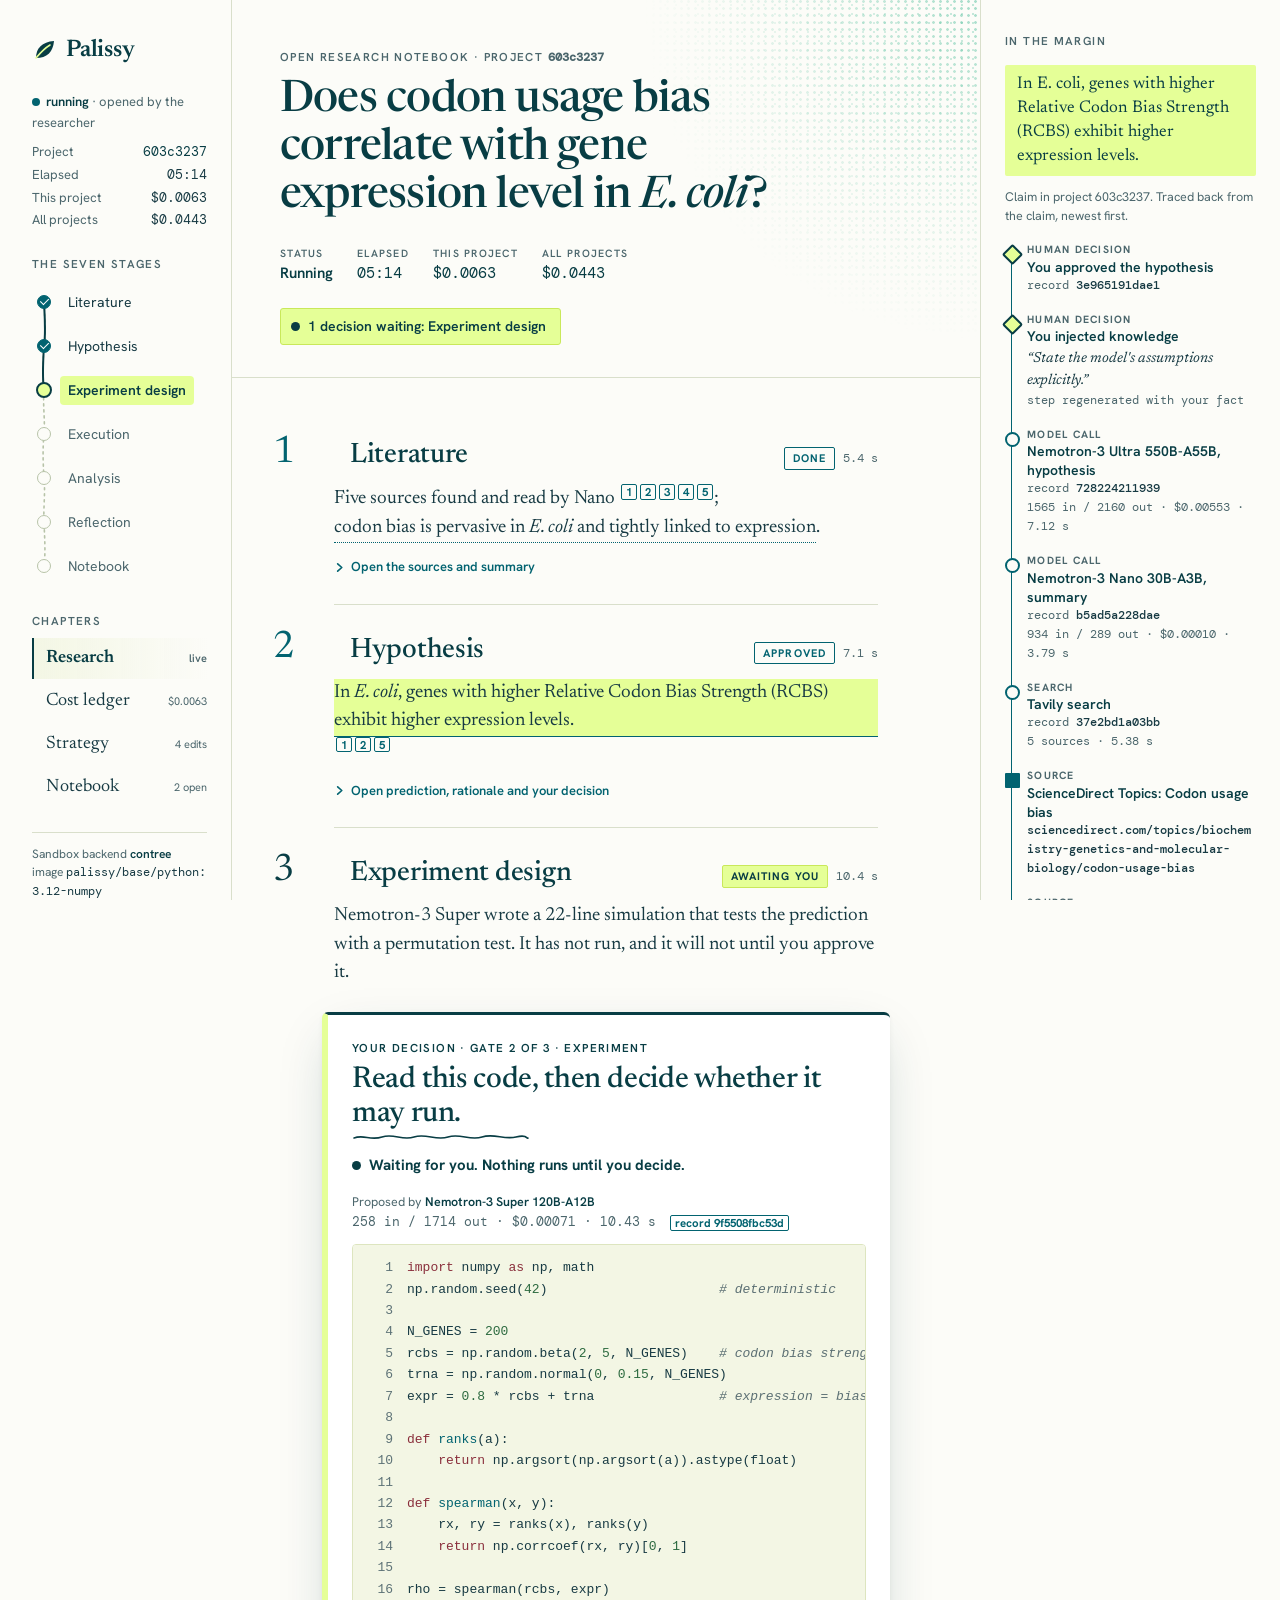
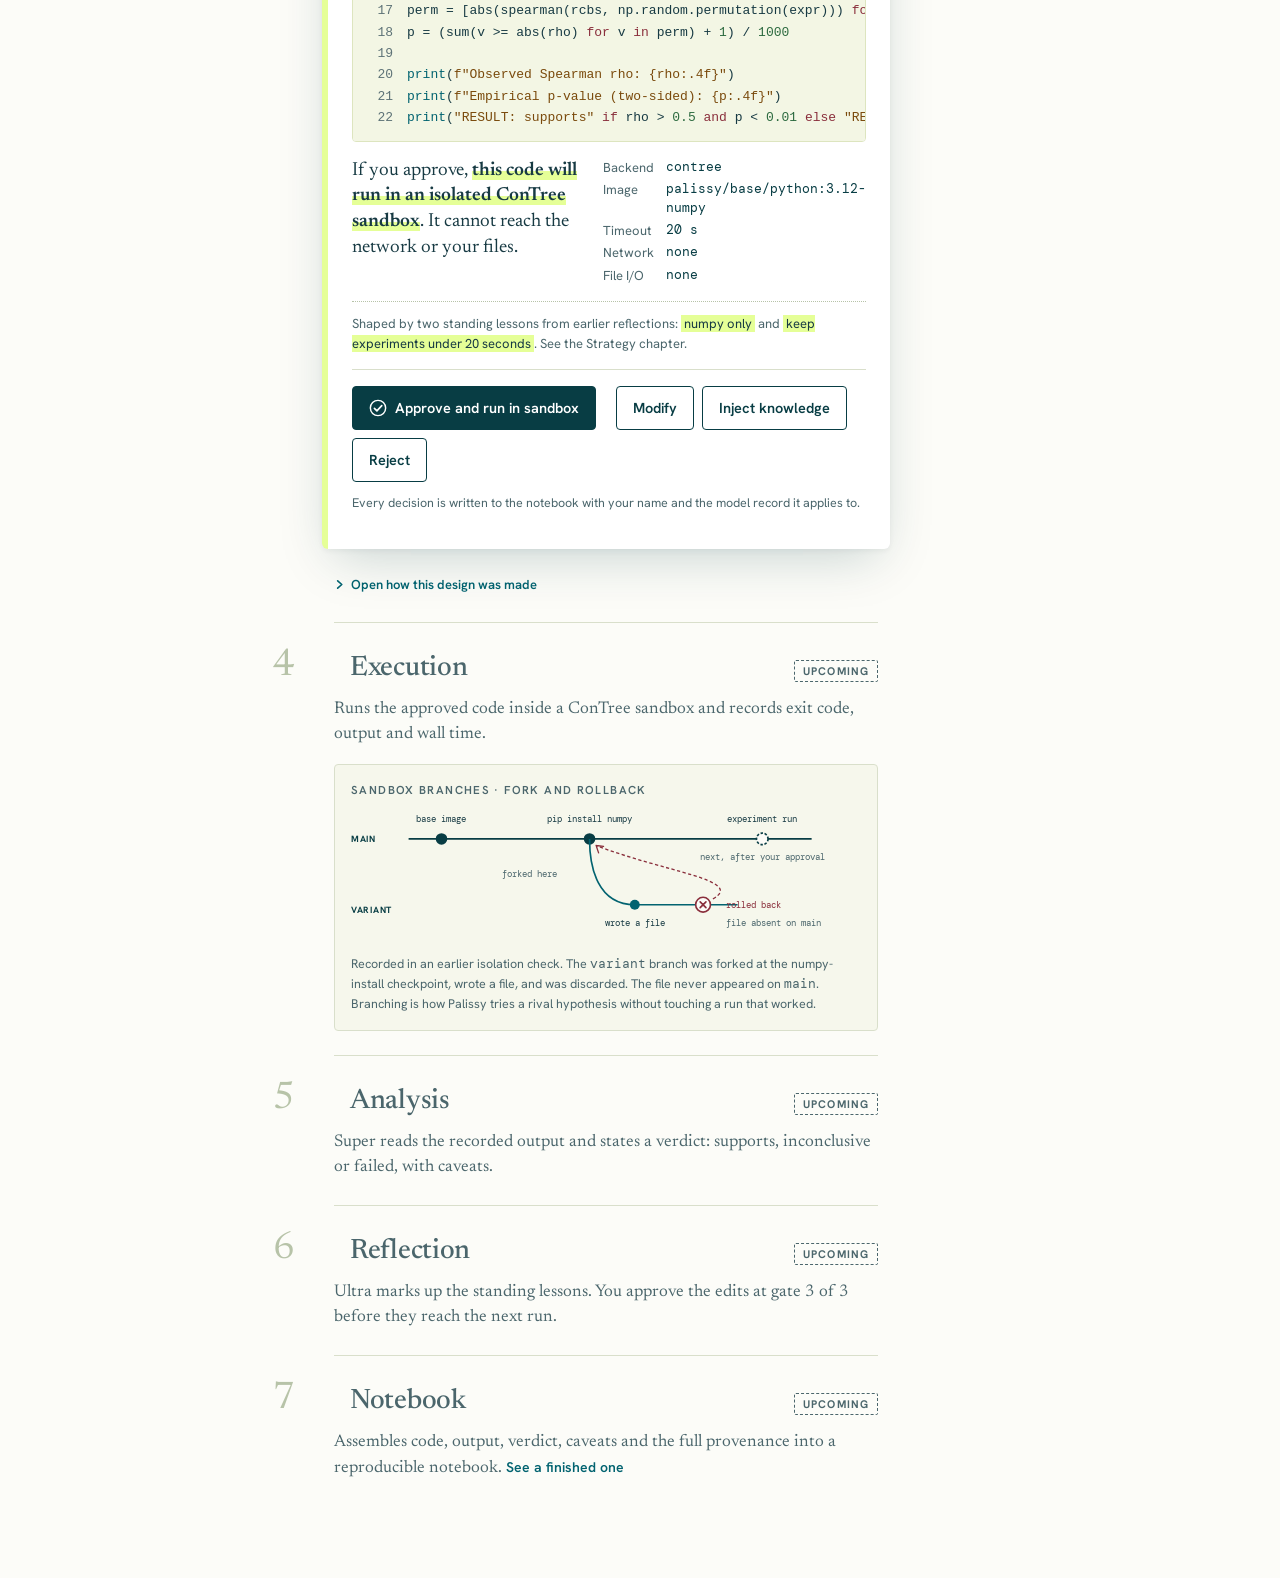
<file: mockups/palissy_project/variant_1_field_notebook/index.html>
<!DOCTYPE html>
<html lang="en">
<head>
<meta charset="utf-8">
<meta name="viewport" content="width=device-width, initial-scale=1">
<title>Palissy · Project 603c3237 · Field notebook</title>
<link rel="preconnect" href="https://fonts.googleapis.com">
<link rel="preconnect" href="https://fonts.gstatic.com" crossorigin>
<link href="https://fonts.googleapis.com/css2?family=Newsreader:ital,opsz,wght@0,6..72,400;0,6..72,500;0,6..72,600;1,6..72,400;1,6..72,500&family=Hanken+Grotesk:wght@400;500;600;700&family=DM+Mono:wght@400;500&display=swap" rel="stylesheet">
<style>
:root{
  --paper:#FCFCF8;
  --paper-2:#F6F7EC;
  --sage:#F3F6E4;
  --sage-edge:#DDE5BF;
  --ink:#173A43;
  --teal-deep:#083D44;
  --teal:#026370;
  --muted:#4B666C;
  --rule:#D9DFCB;
  --rule-strong:#B7C3A8;
  --lime:#E5FF97;
  --lime-deep:#C9E85A;
  --ochre:#7A4A0C;
  --madder:#8A2F3C;
  --white:#fff;

  --serif:"Newsreader","Source Serif 4",Georgia,"Times New Roman",serif;
  --sans:"Hanken Grotesk","Segoe UI",system-ui,sans-serif;
  --mono:"DM Mono",ui-monospace,"SFMono-Regular",Consolas,monospace;

  /* spacing scale */
  --s1:4px;--s2:8px;--s3:12px;--s4:16px;--s5:24px;--s6:32px;--s7:48px;--s8:72px;
}
*{box-sizing:border-box}
[hidden]{display:none !important}
html{scroll-behavior:smooth;scroll-padding-top:24px}
body{
  margin:0;background:var(--paper);color:var(--ink);
  font-family:var(--sans);font-size:15px;line-height:1.5;
  -webkit-font-smoothing:antialiased;
}
button{font:inherit;color:inherit;cursor:pointer}
a{color:var(--teal)}
:focus-visible{outline:2px solid var(--teal);outline-offset:2px;border-radius:2px}
.num,.mono{font-family:var(--mono);font-variant-numeric:tabular-nums}
.tnum{font-variant-numeric:tabular-nums lining-nums}
.sc{font-family:var(--sans);font-size:11.5px;font-weight:600;letter-spacing:.12em;text-transform:uppercase;color:var(--muted)}
.sr{position:absolute;width:1px;height:1px;overflow:hidden;clip:rect(0 0 0 0);white-space:nowrap}

/* ============ LAYOUT ============ */
.shell{
  display:grid;
  grid-template-columns:232px minmax(0,1fr) 300px;
  max-width:1520px;margin:0 auto;min-height:100vh;
}
.index{
  position:sticky;top:0;align-self:start;height:100vh;
  padding:var(--s6) var(--s5) var(--s5) var(--s6);
  display:flex;flex-direction:column;gap:var(--s5);
  border-right:1px solid var(--rule);overflow:auto;
}
.brand{display:flex;align-items:center;gap:var(--s2);font-family:var(--serif);font-size:24px;font-weight:600;color:var(--teal-deep);letter-spacing:-.01em;text-decoration:none}
.brand svg{flex:none}
.projcard{font-size:13px;color:var(--muted);line-height:1.6}
.projcard .pid{font-family:var(--mono);font-size:13px;color:var(--teal-deep)}
.status{display:inline-flex;align-items:center;gap:6px;font-weight:600;color:var(--teal-deep)}
.status i{width:8px;height:8px;border-radius:50%;background:var(--teal);box-shadow:0 0 0 0 rgba(2,99,112,.5);animation:pulse 2s infinite}
@keyframes pulse{70%{box-shadow:0 0 0 7px rgba(2,99,112,0)}100%{box-shadow:0 0 0 0 rgba(2,99,112,0)}}
.projcard dl{margin:var(--s2) 0 0;display:grid;grid-template-columns:auto 1fr;gap:2px 10px}
.projcard dt{color:var(--muted)}
.projcard dd{margin:0;text-align:right;color:var(--ink);font-family:var(--mono);font-size:12.5px;font-variant-numeric:tabular-nums}

.idx-label{margin:0 0 var(--s2)}
.stages{list-style:none;margin:0;padding:0;position:relative}
.stages svg.spine{position:absolute;left:0;top:0;width:24px;height:100%;overflow:visible;pointer-events:none}
.stages li{height:44px;position:relative}
.stages a{
  display:flex;align-items:center;height:100%;padding-left:36px;text-decoration:none;
  color:var(--muted);font-size:14px;position:relative
}
.stages a .t{padding:2px 6px;margin-left:-6px;border-radius:2px;transition:background .3s}
.stages a:hover .t{color:var(--teal-deep)}
.stages .node{
  position:absolute;left:5px;top:50%;width:14px;height:14px;margin-top:-7px;border-radius:50%;
  background:var(--paper);border:1.5px solid var(--rule-strong);display:grid;place-items:center
}
.stages li.done a{color:var(--ink)}
.stages li.done .node{background:var(--teal);border-color:var(--teal)}
.stages li.done .node::after{content:"";width:4px;height:7px;border:solid #fff;border-width:0 1.5px 1.5px 0;transform:rotate(45deg) translate(-1px,-1px)}
.stages li.current a{color:var(--teal-deep);font-weight:600}
.stages li.current .t{background:var(--lime);box-shadow:0 0 0 2px var(--lime)}
.stages li.current .node{background:var(--lime);border:2px solid var(--teal-deep);width:16px;height:16px;margin-top:-8px;left:4px}
.stages li .gate-tag{margin-left:auto;font-size:10px;letter-spacing:.1em;text-transform:uppercase;font-weight:700;color:var(--teal-deep)}

.chapters{list-style:none;margin:0;padding:0;display:flex;flex-direction:column;gap:2px}
.chapters button{
  width:100%;text-align:left;background:none;border:0;border-left:2px solid transparent;
  padding:7px 0 7px 12px;font-family:var(--serif);font-size:18px;color:var(--ink);
  display:flex;justify-content:space-between;align-items:baseline
}
.chapters button small{font-family:var(--sans);font-size:11px;color:var(--muted)}
.chapters button:hover{color:var(--teal)}
.chapters button[aria-selected="true"]{border-left-color:var(--teal-deep);font-weight:600;color:var(--teal-deep);background:linear-gradient(90deg,var(--sage),transparent)}
.sandbox-line{margin-top:auto;font-size:12px;color:var(--muted);line-height:1.55;border-top:1px solid var(--rule);padding-top:var(--s3)}
.sandbox-line b{color:var(--teal-deep);font-weight:600}
.sandbox-line code{font-family:var(--mono);font-size:11.5px;color:var(--ink);word-break:break-all}

/* ============ CENTRE ============ */
.main{padding:0 var(--s7) var(--s8);min-width:0}
.masthead{
  position:relative;margin:0 calc(var(--s7)*-1);padding:var(--s7) var(--s7) var(--s6);
  border-bottom:1px solid var(--rule);overflow:hidden;
}
.masthead::before{ /* stipple, sparingly */
  content:"";position:absolute;inset:0;pointer-events:none;
  background-image:
    radial-gradient(circle at 1.5px 1.5px,rgba(53,180,140,.42) 1.1px,transparent 1.6px),
    radial-gradient(circle at 4px 5px,rgba(53,180,140,.30) .9px,transparent 1.3px);
  background-size:7px 7px,11px 9px;
  -webkit-mask-image:radial-gradient(ellipse 60% 120% at 100% 0%,#000 0%,rgba(0,0,0,.35) 45%,transparent 75%);
  mask-image:radial-gradient(ellipse 60% 120% at 100% 0%,#000 0%,rgba(0,0,0,.35) 45%,transparent 75%);
}
.masthead>*{position:relative}
.masthead .eyebrow{margin:0 0 var(--s3)}
.masthead h1{
  font-family:var(--serif);font-weight:500;font-size:clamp(30px,3.4vw,46px);line-height:1.1;
  letter-spacing:-.018em;color:var(--teal-deep);margin:0;max-width:19em;
  font-variation-settings:"opsz" 72;text-wrap:balance
}
.masthead h1 em{font-style:italic}
.meta{display:flex;flex-wrap:wrap;gap:var(--s2) var(--s5);margin:var(--s5) 0 0;font-size:13px;color:var(--muted)}
.meta div{display:flex;flex-direction:column}
.meta dt{font-size:10.5px;letter-spacing:.12em;text-transform:uppercase;font-weight:600}
.meta dd{margin:0;font-family:var(--mono);font-size:15px;color:var(--teal-deep);font-variant-numeric:tabular-nums}
.meta dd.plain{font-family:var(--sans);font-weight:600}
.waiting-pill{
  display:inline-flex;align-items:center;gap:var(--s2);margin-top:var(--s5);
  background:var(--lime);border:1px solid var(--lime-deep);color:var(--teal-deep);
  padding:7px 14px 7px 10px;border-radius:3px;font-weight:600;font-size:14px;text-decoration:none
}
.waiting-pill:hover{background:#dcf783}
.waiting-pill .dot{width:9px;height:9px;border-radius:50%;background:var(--teal-deep);animation:pulse 2s infinite}
.waiting-pill.idle{background:var(--sage);border-color:var(--sage-edge)}

.chapter{display:none;max-width:68ch;margin:0 auto;padding-top:var(--s6)}
.chapter.on{display:block;animation:fadein .35s ease both}
@keyframes fadein{from{opacity:0;transform:translateY(6px)}to{opacity:1;transform:none}}
.chapter.wide{max-width:none}
.chapter-wrap{max-width:calc(68ch + 96px);margin:0 auto}

/* stage sections */
.stage{position:relative;padding:var(--s5) 0 var(--s5);border-bottom:1px solid var(--rule)}
.stage:last-of-type{border-bottom:0}
.stage .head{display:grid;grid-template-columns:auto 1fr auto;column-gap:var(--s4);align-items:baseline}
.stage .no{
  font-family:var(--serif);font-size:38px;line-height:1;color:var(--rule-strong);font-weight:400;
  font-variant-numeric:lining-nums;width:1.1em;margin-left:-1.6em;margin-right:-0.5em
}
.stage.done .no{color:var(--teal)}
.stage.current .no{color:var(--teal-deep)}
.stage h2{font-family:var(--serif);font-weight:500;font-size:28px;line-height:1.15;letter-spacing:-.01em;margin:0;color:var(--teal-deep)}
.stage.pending h2{color:var(--muted)}
.stage .stat{font-size:12px;color:var(--muted);display:flex;align-items:center;gap:var(--s2);white-space:nowrap}
.stage .stat .num{font-size:12px}
.badge{
  display:inline-flex;align-items:center;gap:6px;font-size:11px;font-weight:700;letter-spacing:.1em;text-transform:uppercase;
  padding:2px 8px;border:1px solid currentColor;border-radius:2px
}
.badge.done{color:var(--teal)}
.badge.wait{color:var(--teal-deep);background:var(--lime);border-color:var(--lime-deep)}
.badge.run{color:var(--teal-deep);background:var(--lime)}
.badge.pend{color:var(--muted);border-style:dashed}
.oneline{font-family:var(--serif);font-size:19px;line-height:1.5;margin:var(--s3) 0 0;color:var(--ink)}
.oneline.pend{color:var(--muted);font-size:17px}
.toggle{
  margin-top:var(--s3);background:none;border:0;padding:2px 0;font-size:13px;font-weight:600;color:var(--teal);
  display:inline-flex;align-items:center;gap:6px;border-bottom:1px solid transparent
}
.toggle:hover{border-bottom-color:var(--teal)}
.toggle svg{transition:transform .2s}
.toggle[aria-expanded="true"] svg{transform:rotate(90deg)}
.body{margin-top:var(--s4);font-family:var(--serif);font-size:18px;line-height:1.62}
.body[hidden]{display:none}
.body p{margin:0 0 var(--s3)}
.body .label{display:block;margin-bottom:2px}
.rec{font-family:var(--mono);font-size:12px;color:var(--muted);font-variant-numeric:tabular-nums;line-height:1.7}
.rec b{font-weight:500;color:var(--teal-deep)}

/* claims and footnotes */
.claim{
  background:none;border:0;padding:0;font:inherit;color:inherit;text-align:left;
  border-bottom:1.5px dotted var(--teal);cursor:pointer;
  background-image:linear-gradient(var(--lime),var(--lime));background-size:0% 100%;background-repeat:no-repeat;
  transition:background-size .3s ease
}
.claim:hover{background-size:100% 100%}
.claim[aria-pressed="true"]{background-size:100% 100%;border-bottom-style:solid}
.fn{
  display:inline-block;vertical-align:super;font-family:var(--sans);font-size:11.5px;font-weight:700;line-height:1;
  background:none;border:1px solid var(--teal);color:var(--teal);border-radius:2px;padding:1px 4px;margin:0 1px 0 2px;
  cursor:pointer;font-variant-numeric:tabular-nums
}
.fn:hover,.fn[aria-pressed="true"]{background:var(--teal-deep);color:#fff;border-color:var(--teal-deep)}

/* sources */
.sources{list-style:none;margin:0 0 var(--s4);padding:0;font-family:var(--sans);font-size:14px}
.sources li{display:grid;grid-template-columns:34px 1fr;gap:0 var(--s2);padding:var(--s2) 0;border-bottom:1px dotted var(--rule-strong)}
.sources .ttl{font-weight:600;color:var(--teal-deep)}
.sources .url{font-family:var(--mono);font-size:12px;color:var(--muted);word-break:break-all}
blockquote.nano{
  margin:0 0 var(--s3);padding:var(--s3) var(--s4);background:var(--sage);border-left:3px solid var(--teal);
  font-style:italic;font-size:18px
}
.thread{list-style:none;margin:var(--s3) 0 0;padding:0 0 0 20px;position:relative;font-family:var(--sans);font-size:14px}
.thread::before{content:"";position:absolute;left:5px;top:8px;bottom:8px;border-left:1.5px solid var(--rule-strong)}
.thread li{position:relative;padding:4px 0 var(--s3)}
.thread li::before{content:"";position:absolute;left:-19px;top:9px;width:10px;height:10px;border-radius:50%;background:var(--lime);border:1.5px solid var(--teal-deep)}
.thread q{font-family:var(--serif);font-size:16px;quotes:"\201C" "\201D"}

/* ============ DECISION CARD ============ */
.decision{
  position:relative;margin:var(--s5) 0 var(--s2);background:var(--white);
  border-radius:6px;border-top:3px solid var(--teal-deep);border-left:6px solid var(--lime);
  box-shadow:0 18px 50px -12px rgba(8,61,68,.22),0 2px 6px rgba(8,61,68,.06);
  padding:var(--s5) var(--s5) var(--s5);margin-left:-12px;margin-right:-12px;
  font-family:var(--sans)
}
.decision .kicker{display:flex;justify-content:space-between;align-items:center;gap:var(--s3);flex-wrap:wrap}
.decision h3{font-family:var(--serif);font-weight:500;font-size:30px;line-height:1.12;margin:var(--s2) 0 0;color:var(--teal-deep);letter-spacing:-.012em}
.squig{display:block;margin:2px 0 var(--s3)}
.waitline{display:flex;align-items:center;gap:var(--s2);font-weight:700;color:var(--teal-deep);font-size:15px;margin:0 0 var(--s4)}
.waitline i{width:9px;height:9px;border-radius:50%;background:var(--teal-deep);animation:pulse 2s infinite;flex:none}
.propose{font-size:12.5px;color:var(--muted);margin:0 0 var(--s3);display:flex;flex-wrap:wrap;gap:2px var(--s3);align-items:center}
.propose b{color:var(--teal-deep);font-weight:600}
pre.code{
  margin:0;background:var(--sage);border:1px solid var(--sage-edge);border-radius:4px;
  padding:var(--s3) 0;overflow:auto;font-family:var(--mono);font-size:13px;line-height:1.65;color:var(--ink);
  counter-reset:ln;tab-size:4
}
pre.code code{display:block;min-width:max-content}
pre.code .l{display:block;padding:0 var(--s4) 0 0;white-space:pre}
pre.code .l::before{counter-increment:ln;content:counter(ln);display:inline-block;width:40px;padding-right:14px;text-align:right;color:#5E7377;user-select:none}
.k{color:var(--madder);font-weight:500}.f{color:var(--teal)}.s{color:var(--ochre)}.n{color:#2C6A3F}.c{color:#5B6F73;font-style:italic}
.consequence{
  margin:var(--s4) 0 var(--s4);display:grid;grid-template-columns:1.1fr 1fr;gap:var(--s4) var(--s5);
  font-size:14px;line-height:1.5
}
.consequence p{margin:0}
.consequence .big{font-family:var(--serif);font-size:19px;line-height:1.35;color:var(--ink)}
.consequence .big b{background:linear-gradient(transparent 55%,var(--lime) 55%);font-weight:600}
.spec{margin:0;display:grid;grid-template-columns:auto 1fr;gap:3px var(--s3);font-size:13px}
.spec dt{color:var(--muted)}
.spec dd{margin:0;font-family:var(--mono);font-size:12.5px;color:var(--teal-deep)}
.lessons-applied{grid-column:1/-1;font-size:13px;color:var(--muted);border-top:1px dotted var(--rule-strong);padding-top:var(--s3)}
.lessons-applied mark{background:var(--lime);color:var(--ink);padding:0 3px}
.actions{display:flex;flex-wrap:wrap;gap:var(--s2);margin-top:var(--s4);border-top:1px solid var(--rule);padding-top:var(--s4)}
.btn{
  display:inline-flex;align-items:center;gap:var(--s2);padding:10px 16px;border-radius:4px;font-weight:600;font-size:14.5px;
  border:1.5px solid var(--teal-deep);background:var(--white);color:var(--teal-deep);transition:background .15s,color .15s
}
.btn:hover{background:var(--sage)}
.btn[aria-expanded="true"]{background:var(--lime);border-color:var(--teal-deep)}
.btn.primary{background:var(--teal-deep);color:#fff}
.btn.primary:hover{background:var(--teal)}
.btn:disabled{opacity:.55;cursor:not-allowed}
.btn.primary{margin-right:var(--s3)}
.reveal{margin-top:var(--s4);padding:var(--s4);background:var(--paper-2);border:1px solid var(--rule);border-radius:4px}
.reveal[hidden]{display:none}
.reveal label{display:block;font-weight:600;font-size:13.5px;color:var(--teal-deep);margin-bottom:6px}
.reveal .hint{font-size:12.5px;color:var(--muted);margin:0 0 var(--s2)}
.reveal textarea{
  width:100%;min-height:84px;padding:10px 12px;font:inherit;font-size:14px;color:var(--ink);background:#fff;
  border:1.5px solid var(--rule-strong);border-radius:3px;resize:vertical
}
.reveal textarea.codefield{font-family:var(--mono);font-size:12.5px;min-height:220px;line-height:1.6}
.reveal .row{display:flex;gap:var(--s2);margin-top:var(--s3);align-items:center}
.btn.sm{padding:7px 12px;font-size:13.5px}
.btn.ghost{border-color:transparent;text-decoration:underline;text-underline-offset:3px}
.note-rec{font-size:12.5px;color:var(--muted);margin-top:var(--s3)}
.decided{display:none;font-family:var(--sans)}
.decided .mark{display:flex;gap:var(--s3);align-items:flex-start;padding:var(--s3) var(--s4);background:var(--sage);border-left:3px solid var(--teal);margin:var(--s4) 0 0;font-size:14px}
.decided .mark svg{flex:none;margin-top:2px}

/* decision states */
.stage.decided-state .decision-live{display:none}
.stage.decided-state .decided{display:block}
.regen .decision-live .actions,.regen .decision-live .reveal{opacity:.4;pointer-events:none}

/* running log */
.runlog{margin:var(--s3) 0 0;padding:var(--s3) var(--s4);background:var(--teal-deep);color:#D8F0EA;border-radius:4px;font-family:var(--mono);font-size:12.5px;line-height:1.75;min-height:92px}
.runlog div{opacity:0;animation:fadein .4s forwards}
.runlog .t{color:#9BC9C2;margin-right:10px}
.runlog .cur::after{content:"";display:inline-block;width:7px;height:13px;background:var(--lime);margin-left:6px;vertical-align:-2px;animation:blink 1s steps(2) infinite}
@keyframes blink{50%{opacity:0}}

/* branches */
.branches{margin:var(--s4) 0 0;padding:var(--s4);border:1px solid var(--rule);background:var(--paper-2);border-radius:4px;font-family:var(--sans)}
.branches svg{width:100%;height:auto;display:block;overflow:visible}
.branches figcaption{font-size:12.5px;color:var(--muted);margin-top:var(--s2);line-height:1.55}
.branches .sc{display:block;margin-bottom:var(--s2)}
.bnode text,.btxt{font-family:var(--mono);font-size:11px;fill:var(--ink)}
.blabel{font-family:var(--sans);font-size:11px;font-weight:700;letter-spacing:.08em;text-transform:uppercase;fill:var(--teal-deep)}
.pendlist{list-style:none;margin:var(--s3) 0 0;padding:0;font-family:var(--sans);font-size:13.5px;color:var(--muted)}

/* ============ MARGIN ============ */
.margin{
  position:sticky;top:0;align-self:start;height:100vh;padding:var(--s6) var(--s5) var(--s5) var(--s5);
  border-left:1px solid var(--rule);overflow:auto;background:var(--paper)
}
.margin header{display:flex;justify-content:space-between;align-items:center;margin-bottom:var(--s4)}
.margin .close{display:none;background:none;border:1px solid var(--rule-strong);border-radius:3px;padding:2px 10px;font-size:13px;font-weight:600;color:var(--teal-deep)}
.margin-empty{
  position:relative;padding:var(--s5) var(--s4);border:1px dashed var(--rule-strong);border-radius:4px;color:var(--muted);font-size:13.5px;overflow:hidden
}
.note .quote{font-family:var(--serif);font-size:17px;line-height:1.4;color:var(--teal-deep);margin:0 0 var(--s3);padding:var(--s2) var(--s3);background:var(--lime);border-radius:2px}
.note .sub{margin:0 0 var(--s4);font-size:12.5px;color:var(--muted)}
.chain{list-style:none;margin:0;padding:0 0 0 22px;position:relative}
.chain::before{content:"";position:absolute;left:6px;top:10px;bottom:14px;border-left:1.5px solid var(--teal)}
.chain>li{position:relative;padding:0 0 var(--s4)}
.chain>li::before{
  content:"";position:absolute;left:-22px;top:5px;width:11px;height:11px;border-radius:50%;
  background:var(--paper);border:2px solid var(--teal)
}
.chain>li.human::before{background:var(--lime);border-color:var(--teal-deep);border-radius:2px;transform:rotate(45deg)}
.chain>li.source::before{background:var(--teal);border-radius:1px}
.chain>li.sandbox::before{background:var(--teal-deep);border-color:var(--teal-deep)}
.chain .kind{font-size:10.5px;font-weight:700;letter-spacing:.12em;text-transform:uppercase;color:var(--muted);display:block}
.chain .what{font-weight:600;color:var(--teal-deep);font-size:14px;line-height:1.35;display:block}
.chain .m{font-family:var(--mono);font-size:11.5px;color:var(--muted);line-height:1.65;font-variant-numeric:tabular-nums;display:block;word-break:break-word}
.chain .m b{font-weight:500;color:var(--ink)}
.chain .quote-h{font-family:var(--serif);font-style:italic;font-size:14.5px;color:var(--ink);display:block;margin-top:2px}
.later{margin-top:var(--s2);padding-top:var(--s3);border-top:1px dotted var(--rule-strong);font-size:12.5px;color:var(--muted)}

/* ============ LEDGER / COST ============ */
.ch-title{font-family:var(--serif);font-weight:500;font-size:clamp(28px,3vw,40px);color:var(--teal-deep);margin:0 0 var(--s2);letter-spacing:-.015em;line-height:1.1}
.ch-lede{font-family:var(--serif);font-size:19px;line-height:1.55;color:var(--ink);margin:0 0 var(--s5)}
.totals{display:flex;gap:var(--s7);flex-wrap:wrap;margin:var(--s5) 0;padding:var(--s4) 0;border-top:2px solid var(--teal-deep);border-bottom:1px solid var(--rule-strong)}
.totals div{display:flex;flex-direction:column}
.totals .v{font-family:var(--serif);font-size:44px;line-height:1;color:var(--teal-deep);font-variant-numeric:tabular-nums lining-nums;font-weight:500}
.totals .cap{font-size:12px;color:var(--muted);margin-top:6px}
h3.sec{font-family:var(--serif);font-weight:500;font-size:22px;color:var(--teal-deep);margin:var(--s6) 0 var(--s2)}
table.ledger{
  width:100%;border-collapse:collapse;font-size:14px;font-variant-numeric:tabular-nums lining-nums;
  background-image:repeating-linear-gradient(transparent 0,transparent 39px,var(--rule) 39px,var(--rule) 40px);
}
.ledger caption{text-align:left;font-size:12.5px;color:var(--muted);padding-bottom:var(--s2)}
.ledger th{font-size:10.5px;letter-spacing:.12em;text-transform:uppercase;font-weight:700;color:var(--muted);text-align:left;padding:0 var(--s3) var(--s2) 0;border-bottom:2px solid var(--teal-deep)}
.ledger td{padding:0 var(--s3) 0 0;height:40px;border-bottom:1px solid var(--rule);vertical-align:middle}
.ledger .r,.ledger th.r{text-align:right}
.ledger td.r{font-family:var(--mono);font-size:13.5px}
.ledger tr.pendrow td{color:var(--muted)}
.ledger tfoot td{border-top:2px solid var(--teal-deep);border-bottom:3px double var(--teal-deep);font-weight:700;color:var(--teal-deep)}
.ledger .why{font-family:var(--serif);font-size:15.5px;line-height:1.35;padding:var(--s2) 0;color:var(--ink);height:auto}
.ledger td.stack{height:auto;padding:var(--s3) var(--s3) var(--s3) 0}
.mtag{font-weight:700;color:var(--teal-deep)}
.share{display:flex;align-items:center;gap:var(--s2);min-width:120px}
.share i{display:block;height:6px;background:var(--teal-deep);border-radius:0}
.share span{font-family:var(--mono);font-size:12px;min-width:38px;text-align:right}
.chosen td{background:var(--lime)}
.chosen td:first-child{box-shadow:inset 3px 0 0 var(--teal-deep);padding-left:var(--s2)}
.aside{font-size:13px;color:var(--muted);margin:var(--s3) 0 0;line-height:1.55}
.pricenote{font-size:12.5px;color:var(--muted);margin-top:var(--s5);padding-top:var(--s3);border-top:1px solid var(--rule);line-height:1.6}
.scroll-x{overflow-x:auto}

/* ============ STRATEGY ============ */
.seg{display:inline-flex;border:1.5px solid var(--teal-deep);border-radius:4px;overflow:hidden;margin:0 0 var(--s4)}
.seg button{background:#fff;border:0;padding:7px 14px;font-size:13.5px;font-weight:600;color:var(--teal-deep);border-right:1px solid var(--teal-deep)}
.seg button:last-child{border-right:0}
.seg button[aria-pressed="true"]{background:var(--teal-deep);color:#fff}
.sheet{
  background:var(--white);border:1px solid var(--rule);padding:var(--s5) var(--s5) var(--s4);position:relative;
  background-image:repeating-linear-gradient(transparent 0,transparent 35px,#E9EDDC 35px,#E9EDDC 36px);background-position:0 var(--s5);
  box-shadow:none
}
.sheet ol{list-style:none;margin:0;padding:0;counter-reset:ls}
.lesson{
  font-family:var(--serif);font-size:19px;line-height:36px;padding:0 0 0 54px;position:relative;
}
.lesson .mk{
  position:absolute;left:0;top:0;width:44px;font-family:var(--sans);font-size:10px;font-weight:700;letter-spacing:.1em;text-transform:uppercase;line-height:36px;color:var(--muted)
}
.lesson.add .mk{color:var(--teal-deep)}
.lesson.add .tx{background:var(--lime);padding:2px 4px;box-decoration-break:clone;-webkit-box-decoration-break:clone}
.lesson.rem .tx{text-decoration:line-through;text-decoration-thickness:1.5px;text-decoration-color:var(--madder);color:#5B4A4D}
.lesson.rem .mk{color:var(--madder)}
.lesson .why{display:block;font-family:var(--sans);font-size:13px;line-height:1.45;color:var(--muted);padding:0 0 var(--s3);text-decoration:none}
.lesson .why b{color:var(--madder);font-weight:700}
.sheet[data-mode="before"] .lesson.add{display:none}
.sheet[data-mode="after"] .lesson.rem{display:none}
.sheet[data-mode="after"] .mk,.sheet[data-mode="before"] .mk{visibility:hidden}
.sheet[data-mode="after"] .lesson.add .tx{background:none;padding:0}
.legend{display:flex;gap:var(--s5);flex-wrap:wrap;font-size:12.5px;color:var(--muted);margin:var(--s3) 0 0}
.legend span b{font-weight:400}
.legend .a{background:var(--lime);padding:0 4px;color:var(--ink)}
.legend .r{text-decoration:line-through;text-decoration-color:var(--madder);color:var(--ink)}
.fedforward{display:grid;grid-template-columns:auto 1fr;gap:var(--s4);margin-top:var(--s5);padding:var(--s4);background:var(--sage);border-left:3px solid var(--teal-deep);font-size:14.5px}
.fedforward svg{margin-top:3px}
.fedforward p{margin:0}
.failstory{font-family:var(--serif);font-size:18px;line-height:1.6}
.failstory code{font-family:var(--mono);font-size:13px;background:var(--sage);padding:1px 5px}
.verdict{display:inline-flex;align-items:center;gap:6px;font-weight:700;font-family:var(--sans);font-size:12px;letter-spacing:.1em;text-transform:uppercase;padding:2px 9px 2px 7px;border:1.5px solid currentColor;border-radius:2px}
.verdict.failed{color:var(--madder)}
.verdict.inconclusive{color:#6A5200}
.verdict.supports{color:var(--teal)}

/* ============ NOTEBOOK ============ */
.docbar{display:flex;gap:var(--s2);flex-wrap:wrap;margin-bottom:var(--s4)}
.doctab{
  background:none;border:1px solid var(--rule-strong);border-radius:3px;padding:7px 12px;font-size:13.5px;text-align:left;color:var(--ink);line-height:1.35
}
.doctab b{display:block;font-family:var(--mono);font-weight:500;font-size:12.5px;color:var(--teal-deep)}
.doctab[aria-selected="true"]{background:var(--sage);border-color:var(--teal-deep);box-shadow:inset 0 -3px 0 var(--lime)}
.willbe{
  padding:var(--s4);border:1px dashed var(--rule-strong);font-size:14px;color:var(--muted);margin-bottom:var(--s4);position:relative;overflow:hidden
}
.willbe::before{content:"";position:absolute;inset:0;background-image:radial-gradient(circle at 1.5px 1.5px,rgba(53,180,140,.35) 1.1px,transparent 1.6px);background-size:7px 7px;-webkit-mask-image:linear-gradient(90deg,transparent 35%,#000);mask-image:linear-gradient(90deg,transparent 35%,#000)}
.willbe>*{position:relative}
.nbdoc{display:none;background:#fff;border:1px solid var(--rule);padding:var(--s6) var(--s6) var(--s5);box-shadow:none}
.nbdoc.on{display:block}
.nbdoc h3.nbt{font-family:var(--serif);font-weight:500;font-size:28px;line-height:1.15;margin:var(--s2) 0 var(--s3);color:var(--teal-deep);letter-spacing:-.01em}
.simlabel{
  display:flex;gap:var(--s3);align-items:flex-start;margin:var(--s4) 0;padding:var(--s3) var(--s4);
  background:var(--lime);border:1px solid var(--lime-deep);color:var(--teal-deep);font-weight:700;font-size:14.5px;line-height:1.35
}
.simlabel svg{flex:none;margin-top:1px}
.simlabel small{display:block;font-weight:500;font-size:12.5px;color:var(--ink);margin-top:2px}
.cell{display:grid;grid-template-columns:54px 1fr;gap:0 var(--s2);margin:var(--s4) 0}
.cell .io{font-family:var(--mono);font-size:12px;color:var(--teal);padding-top:12px;text-align:right}
.cell pre.code{background:var(--sage)}
.cell pre.out{margin:0;padding:var(--s3) var(--s4);background:var(--paper);border:1px solid var(--rule);border-left:3px solid var(--teal);font-family:var(--mono);font-size:13px;line-height:1.7;overflow:auto;color:var(--ink)}
.verdictrow{display:flex;align-items:center;gap:var(--s3);flex-wrap:wrap;font-family:var(--serif);font-size:19px;margin:var(--s5) 0 var(--s3)}
.caveats{margin:0;padding:var(--s3) var(--s4);border-top:1px solid var(--rule-strong);font-size:14.5px;color:var(--ink)}
.caveats h4{margin:0 0 4px}
.nbfoot{display:flex;gap:var(--s3);flex-wrap:wrap;align-items:center;margin-top:var(--s5);padding-top:var(--s3);border-top:1px solid var(--rule);font-size:12.5px;color:var(--muted)}
.nbfoot .btn{font-size:13px;padding:6px 12px}

/* ============ RESPONSIVE ============ */
@media (max-width:1240px){
  .shell{grid-template-columns:208px minmax(0,1fr)}
  .main{padding:0 var(--s5) var(--s8)}
  .masthead{margin:0 calc(var(--s5)*-1);padding:var(--s6) var(--s5) var(--s5)}
  .margin{
    position:fixed;left:208px;right:0;bottom:0;top:auto;height:auto;max-height:58vh;z-index:20;
    border:0;border-top:3px solid var(--teal-deep);box-shadow:0 -14px 40px -10px rgba(8,61,68,.25);
    transform:translateY(105%);transition:transform .3s ease;padding:var(--s4) var(--s5) var(--s5)
  }
  .margin.open{transform:none}
  .margin .close{display:inline-block}
  .stage .no{margin-left:0;margin-right:0;display:none}
  .stage .head{grid-template-columns:1fr auto}
  .index{padding:var(--s5) var(--s4) var(--s4) var(--s5)}
}
@media (max-width:860px){
  .shell{display:block}
  .index{
    position:sticky;top:0;z-index:15;height:auto;background:var(--paper);border-right:0;border-bottom:1px solid var(--rule);
    padding:var(--s3) var(--s4);gap:var(--s2);overflow:visible
  }
  .index .stages-wrap,.index .sandbox-line{display:none}
  .brand{font-size:20px}
  .index .idxtop{display:flex;justify-content:space-between;align-items:center;gap:var(--s3)}
  .projcard{display:none}
  .chapters{flex-direction:row;overflow-x:auto;gap:var(--s3)}
  .chapters button{border-left:0;border-bottom:2px solid transparent;padding:4px 2px;font-size:16px;white-space:nowrap;width:auto}
  .chapters button small{display:none}
  .chapters button[aria-selected="true"]{border-bottom-color:var(--teal-deep);background:none}
  .main{padding:0 var(--s4) var(--s8)}
  .masthead{margin:0 calc(var(--s4)*-1);padding:var(--s5) var(--s4)}
  .meta{gap:var(--s3) var(--s5)}
  .margin{left:0}
  .stage h2{font-size:24px}
  .decision{margin-left:-8px;margin-right:-8px;padding:var(--s4)}
  .decision h3{font-size:25px}
  .consequence{grid-template-columns:1fr}
  .btn.primary{margin-right:0;width:100%;justify-content:center}
  .actions .btn{flex:1 1 auto;justify-content:center}
  .nbdoc{padding:var(--s4)}
  .cell{grid-template-columns:1fr}
  .cell .io{text-align:left;padding:var(--s2) 0 2px}
  .sheet{padding:var(--s4) var(--s3)}
  .lesson{padding-left:46px;font-size:17px;line-height:30px}
  .lesson .mk{line-height:30px;width:38px}
  .totals{gap:var(--s5)}
  .totals .v{font-size:34px}
  .stage .stat{display:none}
  .mob-stage{display:flex !important}
}
.mob-stage{display:none;align-items:center;gap:var(--s2);font-size:12.5px;color:var(--muted);margin-top:var(--s2)}
@media (prefers-reduced-motion:reduce){
  *,*::before,*::after{animation:none !important;transition:none !important;scroll-behavior:auto !important}
  .runlog div{opacity:1}
}
</style>
</head>
<body>

<svg width="0" height="0" style="position:absolute" aria-hidden="true">
  <defs>
    <symbol id="i-check" viewBox="0 0 20 20"><circle cx="10" cy="10" r="8.5" fill="none" stroke="currentColor" stroke-width="1.6"/><path d="M6 10.4l2.8 2.8L14.2 7.4" fill="none" stroke="currentColor" stroke-width="1.8" stroke-linecap="round" stroke-linejoin="round"/></symbol>
    <symbol id="i-half" viewBox="0 0 20 20"><circle cx="10" cy="10" r="8.5" fill="none" stroke="currentColor" stroke-width="1.6"/><path d="M10 1.5a8.5 8.5 0 0 0 0 17z" fill="currentColor"/></symbol>
    <symbol id="i-cross" viewBox="0 0 20 20"><circle cx="10" cy="10" r="8.5" fill="none" stroke="currentColor" stroke-width="1.6"/><path d="M6.8 6.8l6.4 6.4M13.2 6.8l-6.4 6.4" stroke="currentColor" stroke-width="1.8" stroke-linecap="round"/></symbol>
    <symbol id="i-flask" viewBox="0 0 22 22"><path d="M8 2.5h6M9 2.5v6.2L3.8 17.2a2 2 0 0 0 1.7 3h11a2 2 0 0 0 1.7-3L13 8.7V2.5" fill="none" stroke="currentColor" stroke-width="1.7" stroke-linejoin="round" stroke-linecap="round"/><path d="M6.4 14h9.2" stroke="currentColor" stroke-width="1.7"/></symbol>
    <symbol id="i-chev" viewBox="0 0 12 12"><path d="M4 2l4.5 4L4 10" fill="none" stroke="currentColor" stroke-width="1.8" stroke-linecap="round" stroke-linejoin="round"/></symbol>
    <symbol id="i-arrow" viewBox="0 0 20 20"><path d="M3 10h13M11 4.5L16.5 10 11 15.5" fill="none" stroke="currentColor" stroke-width="1.8" stroke-linecap="round" stroke-linejoin="round"/></symbol>
  </defs>
</svg>

<div class="shell">

<!-- ================= LEFT: INDEX ================= -->
<nav class="index" aria-label="Project index">
  <div class="idxtop">
    <a class="brand" href="#top" aria-label="Palissy">
      <svg width="26" height="26" viewBox="0 0 26 26" aria-hidden="true"><path d="M4 21C4 11 10 5 22 4c-1 11-7 17-18 17z" fill="#083D44"/><path d="M4 21C9 15 13 11 18 8" stroke="#E5FF97" stroke-width="1.6" fill="none" stroke-linecap="round"/></svg>
      Palissy
    </a>
  </div>

  <div class="projcard">
    <span class="status"><i></i><span id="statusText">running</span></span> · opened by the researcher
    <dl>
      <dt>Project</dt><dd class="pid">603c3237</dd>
      <dt>Elapsed</dt><dd id="elapsed">05:12</dd>
      <dt>This project</dt><dd>$0.0063</dd>
      <dt>All projects</dt><dd>$0.0443</dd>
    </dl>
  </div>

  <div class="stages-wrap">
    <p class="sc idx-label">The seven stages</p>
    <ol class="stages" id="stages">
      <svg class="spine" id="thread" aria-hidden="true"></svg>
      <li class="done" data-n="1"><a href="#st1"><span class="node"></span><span class="t">Literature</span></a></li>
      <li class="done" data-n="2"><a href="#st2"><span class="node"></span><span class="t">Hypothesis</span></a></li>
      <li class="current" data-n="3"><a href="#st3"><span class="node"></span><span class="t">Experiment design</span></a></li>
      <li data-n="4"><a href="#st4"><span class="node"></span><span class="t">Execution</span></a></li>
      <li data-n="5"><a href="#st5"><span class="node"></span><span class="t">Analysis</span></a></li>
      <li data-n="6"><a href="#st6"><span class="node"></span><span class="t">Reflection</span></a></li>
      <li data-n="7"><a href="#st7"><span class="node"></span><span class="t">Notebook</span></a></li>
    </ol>
  </div>

  <div role="tablist" aria-label="Chapters" style="display:contents">
    <div>
      <p class="sc idx-label">Chapters</p>
      <ul class="chapters">
        <li><button role="tab" id="tab-research" aria-selected="true" aria-controls="ch-research" data-chapter="research">Research <small>live</small></button></li>
        <li><button role="tab" id="tab-cost" aria-selected="false" aria-controls="ch-cost" data-chapter="cost">Cost ledger <small>$0.0063</small></button></li>
        <li><button role="tab" id="tab-strategy" aria-selected="false" aria-controls="ch-strategy" data-chapter="strategy">Strategy <small>4 edits</small></button></li>
        <li><button role="tab" id="tab-notebook" aria-selected="false" aria-controls="ch-notebook" data-chapter="notebook">Notebook <small>2 open</small></button></li>
      </ul>
    </div>
  </div>

  <p class="sandbox-line">
    Sandbox backend <b>contree</b><br>
    image <code>palissy/base/python:3.12-numpy</code>
  </p>
</nav>

<!-- ================= CENTRE ================= -->
<main class="main" id="top">

  <header class="masthead">
    <p class="sc eyebrow">Open research notebook &middot; Project <span class="mono" style="letter-spacing:0;text-transform:none">603c3237</span></p>
    <h1>Does codon usage bias correlate with gene expression level in <em>E.&nbsp;coli</em>?</h1>
    <dl class="meta">
      <div><dt>Status</dt><dd class="plain" id="metaStatus">Running</dd></div>
      <div><dt>Elapsed</dt><dd id="elapsed2">05:12</dd></div>
      <div><dt>This project</dt><dd>$0.0063</dd></div>
      <div><dt>All projects</dt><dd>$0.0443</dd></div>
    </dl>
    <a class="waiting-pill" id="waitPill" href="#gate"><span class="dot"></span><span id="waitText">1 decision waiting: Experiment design</span></a>
    <div class="mob-stage" aria-hidden="true"><span class="badge wait" id="mobBadge">Stage 3 of 7</span> <span id="mobStage">Experiment design</span></div>
  </header>

  <!-- ===== CHAPTER: RESEARCH ===== -->
  <div class="chapter-wrap">
  <section class="chapter on" id="ch-research" role="tabpanel" aria-labelledby="tab-research">

    <!-- 1 -->
    <article class="stage done" id="st1">
      <div class="head">
        <span class="no" aria-hidden="true">1</span>
        <h2>Literature</h2>
        <span class="stat"><span class="badge done">Done</span><span class="num">5.4 s</span></span>
      </div>
      <p class="oneline">Five sources found and read by Nano
        <button class="fn" data-prov="cite1" aria-pressed="false" aria-label="Derivation of source 1">1</button><button class="fn" data-prov="cite2" aria-pressed="false" aria-label="Derivation of source 2">2</button><button class="fn" data-prov="cite3" aria-pressed="false" aria-label="Derivation of source 3">3</button><button class="fn" data-prov="cite4" aria-pressed="false" aria-label="Derivation of source 4">4</button><button class="fn" data-prov="cite5" aria-pressed="false" aria-label="Derivation of source 5">5</button>;
        <button class="claim" data-prov="summary" aria-pressed="false">codon bias is pervasive in <em>E.&nbsp;coli</em> and tightly linked to expression</button>.</p>
      <button class="toggle" aria-expanded="false" aria-controls="b1"><svg width="11" height="11"><use href="#i-chev"/></svg><span>Open the sources and summary</span></button>
      <div class="body" id="b1" hidden>
        <ol class="sources" style="padding:0">
          <li><button class="fn" data-prov="cite1" aria-pressed="false" style="height:fit-content">1</button><div><span class="ttl">ScienceDirect Topics &mdash; Codon usage bias</span><br><span class="url">sciencedirect.com/topics/biochemistry-genetics-and-molecular-biology/codon-usage-bias</span></div></li>
          <li><button class="fn" data-prov="cite2" aria-pressed="false" style="height:fit-content">2</button><div><span class="ttl">PMC2646356</span><br><span class="url">pmc.ncbi.nlm.nih.gov/articles/PMC2646356</span></div></li>
          <li><button class="fn" data-prov="cite3" aria-pressed="false" style="height:fit-content">3</button><div><span class="ttl">GenScript &mdash; <em>E. coli</em> codon usage</span><br><span class="url">genscript.com/biology-glossary/17502/e-coli-codon-usage</span></div></li>
          <li><button class="fn" data-prov="cite4" aria-pressed="false" style="height:fit-content">4</button><div><span class="ttl">bioRxiv 2023.08.31.555696</span><br><span class="url">biorxiv.org/content/10.1101/2023.08.31.555696v1.full-text</span></div></li>
          <li><button class="fn" data-prov="cite5" aria-pressed="false" style="height:fit-content">5</button><div><span class="ttl">Frontiers in Microbiology 2024.1414422</span><br><span class="url">frontiersin.org/journals/microbiology/articles/10.3389/fmicb.2024.1414422/full</span></div></li>
        </ol>
        <span class="sc label">Nano summary</span>
        <blockquote class="nano">&ldquo;Codon usage bias (CUB) is pervasive in <em>Escherichia coli</em> and is tightly linked to how heavily a gene is expressed. Highly expressed genes favour a small set of optimal codons matched to abundant tRNAs&hellip;&rdquo;</blockquote>
        <p class="rec">Tavily search + <b>Nemotron-3 Nano 30B-A3B</b> &middot; record <b>b5ad5a228dae</b><br>934 in / 289 out &middot; $0.00010 &middot; 3.79 s</p>
      </div>
    </article>

    <!-- 2 -->
    <article class="stage done" id="st2">
      <div class="head">
        <span class="no" aria-hidden="true">2</span>
        <h2>Hypothesis</h2>
        <span class="stat"><span class="badge done">Approved</span><span class="num">7.1 s</span></span>
      </div>
      <p class="oneline"><button class="claim" data-prov="hyp" aria-pressed="false">In <em>E.&nbsp;coli</em>, genes with higher Relative Codon Bias Strength (RCBS) exhibit higher expression levels.</button><button class="fn" data-prov="cite1" aria-pressed="false" aria-label="Derivation of source 1">1</button><button class="fn" data-prov="cite2" aria-pressed="false" aria-label="Derivation of source 2">2</button><button class="fn" data-prov="cite5" aria-pressed="false" aria-label="Derivation of source 5">5</button></p>
      <button class="toggle" aria-expanded="false" aria-controls="b2"><svg width="11" height="11"><use href="#i-chev"/></svg><span>Open prediction, rationale and your decision</span></button>
      <div class="body" id="b2" hidden>
        <p><span class="sc label">Prediction</span>Spearman correlation between RCBS and expression is positive and &gt;&nbsp;0.5 (p&nbsp;&lt;&nbsp;0.01) in a simulated gene set with matched tRNA supply.</p>
        <p><span class="sc label">Rationale</span>Codon optimality speeds and stabilises translation, so selection on highly expressed genes should sharpen codon bias [1][2][5].</p>
        <p class="rec">Generated by <b>Nemotron-3 Ultra 550B-A55B</b> &middot; record <b>728224211939</b><br>1565 in / 2160 out &middot; $0.00553 &middot; 7.12 s</p>
        <span class="sc label" style="margin-top:12px">Your decision at gate 1 of 3</span>
        <ul class="thread">
          <li><b>Inject knowledge.</b> <q>State the model&rsquo;s assumptions explicitly.</q> The step regenerated with your fact.</li>
          <li><b>Approve.</b> Hypothesis accepted as written. <span class="mono" style="font-size:12px;color:var(--muted)">record 3e965191dae1</span></li>
        </ul>
      </div>
    </article>

    <!-- 3 -->
    <article class="stage current" id="st3">
      <div class="head">
        <span class="no" aria-hidden="true">3</span>
        <h2>Experiment design</h2>
        <span class="stat"><span class="badge wait" id="st3badge">Awaiting you</span><span class="num">10.4 s</span></span>
      </div>
      <p class="oneline" id="st3line">Nemotron-3 Super wrote a 22-line simulation that tests the prediction with a permutation test. It has not run, and it will not until you approve it.</p>

      <section class="decision" id="gate" aria-labelledby="gate-title" tabindex="-1">
        <div class="decision-live">
          <div class="kicker">
            <span class="sc" style="color:var(--teal-deep)">Your decision &middot; gate 2 of 3 &middot; Experiment</span>
            <span class="badge wait" id="revBadge" hidden>Revision 2</span>
          </div>
          <h3 id="gate-title">Read this code, then decide whether it may run.</h3>
          <svg class="squig" width="180" height="9" viewBox="0 0 180 9" aria-hidden="true"><path d="M2 5C12 1 18 8 30 4s20 4 32 0 22 4 34 0 22 4 34 0 22 3 34 0 10 2 12 1" fill="none" stroke="#083D44" stroke-width="1.6" stroke-linecap="round"/></svg>
          <p class="waitline"><i></i><span id="waitline">Waiting for you. Nothing runs until you decide.</span></p>

          <p class="propose">
            <span>Proposed by <b>Nemotron-3 Super 120B-A12B</b></span>
            <span class="mono">258 in / 1714 out &middot; $0.00071 &middot; 10.43 s</span>
            <button class="fn" data-prov="exp" aria-pressed="false" aria-label="Derivation of this code" style="vertical-align:baseline">record 9f5508fbc53d</button>
          </p>

<pre class="code" id="code-exp" tabindex="0" aria-label="Proposed Python code"><code><span class="l"><span class="k">import</span> numpy <span class="k">as</span> np, math</span><span class="l">np.random.seed(<span class="n">42</span>)                      <span class="c"># deterministic</span></span><span class="l"></span><span class="l">N_GENES = <span class="n">200</span></span><span class="l">rcbs = np.random.beta(<span class="n">2</span>, <span class="n">5</span>, N_GENES)    <span class="c"># codon bias strength per gene</span></span><span class="l">trna = np.random.normal(<span class="n">0</span>, <span class="n">0.15</span>, N_GENES)</span><span class="l">expr = <span class="n">0.8</span> * rcbs + trna                <span class="c"># expression = bias + tRNA supply noise</span></span><span class="l"></span><span class="l"><span class="k">def</span> <span class="f">ranks</span>(a):</span><span class="l">    <span class="k">return</span> np.argsort(np.argsort(a)).astype(float)</span><span class="l"></span><span class="l"><span class="k">def</span> <span class="f">spearman</span>(x, y):</span><span class="l">    rx, ry = ranks(x), ranks(y)</span><span class="l">    <span class="k">return</span> np.corrcoef(rx, ry)[<span class="n">0</span>, <span class="n">1</span>]</span><span class="l"></span><span class="l">rho = spearman(rcbs, expr)</span><span class="l">perm = [abs(spearman(rcbs, np.random.permutation(expr))) <span class="k">for</span> _ <span class="k">in</span> range(<span class="n">999</span>)]</span><span class="l">p = (sum(v &gt;= abs(rho) <span class="k">for</span> v <span class="k">in</span> perm) + <span class="n">1</span>) / <span class="n">1000</span></span><span class="l"></span><span class="l"><span class="f">print</span>(<span class="s">f"Observed Spearman rho: {rho:.4f}"</span>)</span><span class="l"><span class="f">print</span>(<span class="s">f"Empirical p-value (two-sided): {p:.4f}"</span>)</span><span class="l"><span class="f">print</span>(<span class="s">"RESULT: supports"</span> <span class="k">if</span> rho &gt; <span class="n">0.5</span> <span class="k">and</span> p &lt; <span class="n">0.01</span> <span class="k">else</span> <span class="s">"RESULT: inconclusive"</span>)</span></code></pre>

          <div class="consequence">
            <p class="big">If you approve, <b>this code will run in an isolated ConTree sandbox</b>. It cannot reach the network or your files.</p>
            <dl class="spec">
              <dt>Backend</dt><dd>contree</dd>
              <dt>Image</dt><dd>palissy/base/python:3.12-numpy</dd>
              <dt>Timeout</dt><dd>20 s</dd>
              <dt>Network</dt><dd>none</dd>
              <dt>File I/O</dt><dd>none</dd>
            </dl>
            <p class="lessons-applied">Shaped by two standing lessons from earlier reflections: <mark>numpy only</mark> and <mark>keep experiments under 20 seconds</mark>. See the Strategy chapter.</p>
          </div>

          <div class="actions" role="group" aria-label="Decide on this experiment">
            <button class="btn primary" id="btnApprove"><svg width="18" height="18"><use href="#i-check"/></svg>Approve and run in sandbox</button>
            <button class="btn" data-reveal="modify" aria-expanded="false" aria-controls="r-modify">Modify</button>
            <button class="btn" data-reveal="inject" aria-expanded="false" aria-controls="r-inject">Inject knowledge</button>
            <button class="btn" data-reveal="reject" aria-expanded="false" aria-controls="r-reject">Reject</button>
          </div>

          <div class="reveal" id="r-reject" hidden>
            <label for="f-reject">Why are you rejecting this design?</label>
            <p class="hint">A reason is required. It is stored with the decision and given to Super when it redesigns the experiment.</p>
            <textarea id="f-reject" placeholder="e.g. A Gaussian noise term for tRNA supply is not justified by the sources."></textarea>
            <div class="row"><button class="btn primary sm" data-confirm="reject" style="margin:0">Reject and redesign</button><button class="btn ghost sm" data-cancel>Cancel</button></div>
          </div>
          <div class="reveal" id="r-modify" hidden>
            <label for="f-modify">Replace the code with your own</label>
            <p class="hint">Your text replaces Super&rsquo;s proposal. It is shown to you again only if you ask; approving here sends exactly what you wrote to the sandbox.</p>
            <textarea id="f-modify" class="codefield" spellcheck="false">import numpy as np, math
np.random.seed(42)

N_GENES = 200
rcbs = np.random.beta(2, 5, N_GENES)
trna = np.random.normal(0, 0.15, N_GENES)
expr = 0.8 * rcbs + trna
# ... edit me</textarea>
            <div class="row"><button class="btn primary sm" data-confirm="modify" style="margin:0">Use my code and run it</button><button class="btn ghost sm" data-cancel>Cancel</button></div>
          </div>
          <div class="reveal" id="r-inject" hidden>
            <label for="f-inject">What should the model know?</label>
            <p class="hint">Add a fact or constraint. Super regenerates the design with it, at a cost of about $0.00071 per regeneration.</p>
            <textarea id="f-inject" placeholder="e.g. Real E. coli expression spans about four orders of magnitude; use a log-normal noise term."></textarea>
            <div class="row"><button class="btn primary sm" data-confirm="inject" style="margin:0">Inject and regenerate</button><button class="btn ghost sm" data-cancel>Cancel</button></div>
          </div>
          <p class="note-rec">Every decision is written to the notebook with your name and the model record it applies to.</p>
        </div>

        <div class="decided" role="status" aria-live="polite" id="decidedBox">
          <span class="sc" style="color:var(--teal-deep)">Decision recorded &middot; gate 2 of 3</span>
          <div class="mark"><svg width="20" height="20" style="color:var(--teal)"><use href="#i-check"/></svg><div id="decidedText"><b>Approved by you.</b> The code above has been sent to the ConTree sandbox.</div></div>
          <button class="toggle" id="undoBtn" type="button">Reset this demo</button>
        </div>
      </section>

      <button class="toggle" aria-expanded="false" aria-controls="b3" style="margin-top:var(--s4)"><svg width="11" height="11"><use href="#i-chev"/></svg><span>Open how this design was made</span></button>
      <div class="body" id="b3" hidden>
        <p class="rec">Generated by <b>Nemotron-3 Super 120B-A12B</b> &middot; record <b>9f5508fbc53d</b><br>258 in / 1714 out &middot; $0.00071 &middot; 10.43 s<br>Routed to Super because the policy sends code generation to Super. Ultra would have cost about $0.0039 for the same tokens.</p>
      </div>
    </article>

    <!-- 4 -->
    <article class="stage pending" id="st4">
      <div class="head">
        <span class="no" aria-hidden="true">4</span>
        <h2>Execution</h2>
        <span class="stat"><span class="badge pend" id="st4badge">Upcoming</span></span>
      </div>
      <p class="oneline pend" id="st4line">Runs the approved code inside a ConTree sandbox and records exit code, output and wall time.</p>
      <div class="runlog" id="runlog" hidden aria-live="polite"></div>
      <figure class="branches" aria-label="ConTree branch history">
        <span class="sc">Sandbox branches &middot; fork and rollback</span>
        <svg viewBox="0 0 620 170" role="img" aria-label="Branch diagram: main goes base image, pip install numpy, experiment run. A variant branch forks at pip install numpy, writes a file, and is rolled back.">
          <!-- main lane -->
          <text class="blabel" x="0" y="44">main</text>
          <path d="M70 40 H560" stroke="#083D44" stroke-width="2" fill="none"/>
          <g class="bnode">
            <circle cx="110" cy="40" r="7" fill="#083D44"/>
            <circle cx="290" cy="40" r="7" fill="#083D44"/>
            <circle cx="500" cy="40" r="7" fill="#FCFCF8" stroke="#083D44" stroke-width="2" stroke-dasharray="3 2" id="runNode"/>
            <text x="110" y="20" text-anchor="middle">base image</text>
            <text x="290" y="20" text-anchor="middle">pip install numpy</text>
            <text x="500" y="20" text-anchor="middle">experiment run</text>
            <text x="500" y="66" text-anchor="middle" style="fill:#4B666C" id="runNote">next, after your approval</text>
          </g>
          <!-- variant lane -->
          <text class="blabel" x="0" y="130">variant</text>
          <path d="M290 40 C 290 75, 300 120, 345 120 H 420" stroke="#026370" stroke-width="2" fill="none"/>
          <g class="bnode">
            <circle cx="345" cy="120" r="6" fill="#026370"/>
            <text x="345" y="146" text-anchor="middle">wrote a file</text>
            <text x="250" y="86" text-anchor="end" style="fill:#4B666C">forked here</text>
          </g>
          <!-- rollback -->
          <path d="M420 120 C 470 120, 470 120, 470 120" stroke="#026370" stroke-width="2" fill="none"/>
          <g transform="translate(428 120)">
            <circle r="9" fill="#FCFCF8" stroke="#8A2F3C" stroke-width="2"/>
            <path d="M-3.5 -3.5l7 7M3.5 -3.5l-7 7" stroke="#8A2F3C" stroke-width="2" stroke-linecap="round"/>
          </g>
          <path d="M440 113 C 480 90, 380 80, 298 48" stroke="#8A2F3C" stroke-width="1.6" fill="none" stroke-dasharray="4 3"/>
          <path d="M298 48 l9 1 m-9 -1 l3 9" stroke="#8A2F3C" stroke-width="1.6" fill="none" stroke-linecap="round"/>
          <text class="btxt" x="456" y="124" style="fill:#8A2F3C">rolled back</text>
          <text class="btxt" x="456" y="146" style="fill:#4B666C">file absent on main</text>
        </svg>
        <figcaption>Recorded in an earlier isolation check. The <span class="mono">variant</span> branch was forked at the numpy-install checkpoint, wrote a file, and was discarded. The file never appeared on <span class="mono">main</span>. Branching is how Palissy tries a rival hypothesis without touching a run that worked.</figcaption>
      </figure>
    </article>

    <!-- 5,6,7 -->
    <article class="stage pending" id="st5">
      <div class="head"><span class="no" aria-hidden="true">5</span><h2>Analysis</h2><span class="stat"><span class="badge pend">Upcoming</span></span></div>
      <p class="oneline pend">Super reads the recorded output and states a verdict: supports, inconclusive or failed, with caveats.</p>
    </article>
    <article class="stage pending" id="st6">
      <div class="head"><span class="no" aria-hidden="true">6</span><h2>Reflection</h2><span class="stat"><span class="badge pend">Upcoming</span></span></div>
      <p class="oneline pend">Ultra marks up the standing lessons. You approve the edits at gate 3 of 3 before they reach the next run.</p>
    </article>
    <article class="stage pending" id="st7">
      <div class="head"><span class="no" aria-hidden="true">7</span><h2>Notebook</h2><span class="stat"><span class="badge pend">Upcoming</span></span></div>
      <p class="oneline pend">Assembles code, output, verdict, caveats and the full provenance into a reproducible notebook. <button class="toggle" data-goto-chapter="notebook" style="margin:0;font-family:var(--sans);font-size:14px">See a finished one</button></p>
    </article>
  </section>

  <!-- ===== CHAPTER: COST ===== -->
  <section class="chapter wide" id="ch-cost" role="tabpanel" aria-labelledby="tab-cost" hidden>
    <p class="sc">Chapter &middot; Cost ledger</p>
    <h2 class="ch-title">What this question has cost, and why each model was used</h2>
    <p class="ch-lede">Every model call is entered here when it happens. Routing is a policy, not a mood: the expensive model is kept for the two steps that need deep reasoning.</p>

    <div class="totals">
      <div><span class="v">$0.0063</span><span class="cap">this project &middot; 603c3237</span></div>
      <div><span class="v">$0.0443</span><span class="cap">all projects</span></div>
    </div>

    <div class="scroll-x">
    <table class="ledger">
      <caption>Ledger &middot; by stage, this project</caption>
      <thead><tr><th>Stage</th><th>Model</th><th class="r">Tokens in / out</th><th class="r">Latency</th><th class="r">USD</th></tr></thead>
      <tbody>
        <tr><td>1 &nbsp;Literature summary</td><td class="mtag">Nano</td><td class="r">934 / 289</td><td class="r">3.79 s</td><td class="r">0.00010</td></tr>
        <tr><td>2 &nbsp;Hypothesis</td><td class="mtag">Ultra</td><td class="r">1565 / 2160</td><td class="r">7.12 s</td><td class="r">0.00553</td></tr>
        <tr><td>3 &nbsp;Experiment design</td><td class="mtag">Super</td><td class="r">258 / 1714</td><td class="r">10.43 s</td><td class="r">0.00071</td></tr>
        <tr class="pendrow"><td>4 &nbsp;Execution</td><td>sandbox</td><td class="r">&mdash;</td><td class="r">&mdash;</td><td class="r">pending</td></tr>
        <tr class="pendrow"><td>5 &nbsp;Analysis</td><td>Super</td><td class="r">&mdash;</td><td class="r">&mdash;</td><td class="r">pending</td></tr>
        <tr class="pendrow"><td>6 &nbsp;Reflection</td><td>Ultra</td><td class="r">&mdash;</td><td class="r">&mdash;</td><td class="r">pending</td></tr>
      </tbody>
      <tfoot><tr><td colspan="4">Spent so far (rounds to $0.0063)</td><td class="r">0.00634</td></tr></tfoot>
    </table>
    </div>

    <h3 class="sec">By model, across all projects</h3>
    <div class="scroll-x">
    <table class="ledger">
      <caption>Ledger &middot; by model &middot; with the reason each was routed where it was</caption>
      <thead><tr><th>Model</th><th class="r">Calls</th><th class="r">USD</th><th>Share of spend</th><th>Why it is used here</th></tr></thead>
      <tbody>
        <tr><td class="stack"><span class="mtag">Nemotron-3 Ultra</span><br><span class="mono" style="font-size:11.5px;color:var(--muted)">550B-A55B</span></td><td class="r">8</td><td class="r">0.03853</td><td><div class="share"><i style="width:87px"></i><span>87%</span></div></td><td class="why stack">Deep reasoning. Hypothesis generation and reflection, where a weak answer would mislead every later stage.</td></tr>
        <tr><td class="stack"><span class="mtag">Nemotron-3 Super</span><br><span class="mono" style="font-size:11.5px;color:var(--muted)">120B-A12B</span></td><td class="r">8</td><td class="r">0.00537</td><td><div class="share"><i style="width:12px"></i><span>12%</span></div></td><td class="why stack">Code generation and analysis: experiment design, code repair, reading the recorded output.</td></tr>
        <tr><td class="stack"><span class="mtag">Nemotron-3 Nano</span><br><span class="mono" style="font-size:11.5px;color:var(--muted)">30B-A3B</span></td><td class="r">4</td><td class="r">0.00043</td><td><div class="share"><i style="width:1px"></i><span>1%</span></div></td><td class="why stack">Summarising literature. Cheap, fast, and easy for you to check against the five sources.</td></tr>
      </tbody>
    </table>
    </div>
    <p class="aside">Ultra made 8 of 20 calls (40%) and accounts for about 87% of spend. That is the intended trade: two kinds of step get the large model, every other step does not.</p>

    <h3 class="sec">The price of this gate&rsquo;s alternatives</h3>
    <div class="scroll-x">
    <table class="ledger">
      <caption>The same 258 in / 1714 out tokens as the experiment design, priced by model</caption>
      <thead><tr><th>If this step had used</th><th class="r">USD</th><th>Relative to Super</th></tr></thead>
      <tbody>
        <tr><td>Nano</td><td class="r">0.00036</td><td class="mono" style="font-size:13px">0.5&times; &middot; cheaper, but weaker at code</td></tr>
        <tr class="chosen"><td><b>Super &middot; chosen by policy</b></td><td class="r">0.00071</td><td class="mono" style="font-size:13px">1&times;</td></tr>
        <tr><td>Ultra</td><td class="r">0.00390</td><td class="mono" style="font-size:13px">5.5&times; &middot; reserved for reasoning steps</td></tr>
      </tbody>
    </table>
    </div>
    <p class="aside">Each Reject or Inject at this gate triggers one regeneration, about $0.00071. The Fast flavor of a model changes the price and latency point, not the output quality.</p>

    <p class="pricenote"><b>Prices</b> are list prices in USD per 1M tokens, input / output: Nano 0.05 / 0.20 &middot; Super 0.08 / 0.40 &middot; Ultra 0.50 / 2.20. Costs above are computed from logged token counts at these prices, not estimated.</p>
  </section>

  <!-- ===== CHAPTER: STRATEGY ===== -->
  <section class="chapter wide" id="ch-strategy" role="tabpanel" aria-labelledby="tab-strategy" hidden>
    <p class="sc">Chapter &middot; Strategy and lessons</p>
    <h2 class="ch-title">The standing lessons, as marked up by the last reflection</h2>
    <p class="ch-lede">After a run, Ultra proposes edits to the lessons that steer future runs. They are shown as revisions so you can see exactly what changed and why.</p>

    <div class="seg" role="group" aria-label="View of the lessons">
      <button type="button" data-mode="markup" aria-pressed="true">Revision marks</button>
      <button type="button" data-mode="before" aria-pressed="false">Before</button>
      <button type="button" data-mode="after" aria-pressed="false">After</button>
    </div>

    <div class="sheet" id="sheet" data-mode="markup">
      <ol>
        <li class="lesson keep"><span class="mk">Kept</span><span class="tx">Keep experiments under 20 seconds; use numpy only.</span></li>
        <li class="lesson add"><span class="mk">Added</span><span class="tx">Numpy has no erf; use math.erf and never import scipy.</span><span class="why">From project 504f74a7, which crashed on <span class="mono" style="font-size:12px">np.erf</span>.</span></li>
        <li class="lesson add"><span class="mk">Added</span><span class="tx">Explicitly list all model assumptions in the hypothesis and analysis.</span><span class="why">Echoes what you injected at the hypothesis gate of this project.</span></li>
        <li class="lesson add"><span class="mk">Added</span><span class="tx">Validate simulation dynamics against an analytical equilibrium before interpreting.</span><span class="why">From project 656c3c0d, where every rate was zero and the verdict was inconclusive.</span></li>
        <li class="lesson rem"><span class="mk">Struck</span><span class="tx">Run simulations for enough generations to reach 10^5&ndash;10^6 generations</span><span class="why"><b>Removed:</b> contradicts the 20 second runtime limit above.</span></li>
      </ol>
    </div>
    <p class="legend"><span><span class="a">Highlighted</span> &nbsp;added</span><span><span class="r">Struck through</span> &nbsp;removed</span><span>Plain &nbsp;kept</span></p>

    <div class="fedforward">
      <svg width="22" height="22"><use href="#i-arrow"/></svg>
      <p><b>These lessons are fed into the next run.</b> They are prepended to the prompts for design, repair and analysis. You approve edits at gate 3 of 3, so nothing changes silently. A second run of this same question will therefore avoid <span class="mono" style="font-size:13px">np.erf</span> and state its assumptions up front.</p>
    </div>

    <h3 class="sec">Why the lessons exist</h3>
    <div class="failstory">
      <p><span class="verdict failed"><svg width="15" height="15"><use href="#i-cross"/></svg>Failed</span> &nbsp;Project <span class="mono" style="font-size:14px">504f74a7</span> asked this same question earlier. Its script crashed with <code>AttributeError: module 'numpy' has no attribute 'erf'</code>. The automatic repair attempt repeated the same error, and the verdict was <em>failed</em>. Reflection turned that into the first added lesson above.</p>
      <p>The proposal waiting in your Experiment gate uses only numpy and a permutation test, so it is not exposed to that failure.</p>
    </div>
  </section>

  <!-- ===== CHAPTER: NOTEBOOK ===== -->
  <section class="chapter wide" id="ch-notebook" role="tabpanel" aria-labelledby="tab-notebook" hidden>
    <p class="sc">Chapter &middot; Notebook</p>
    <h2 class="ch-title">The output artifact</h2>

    <div class="willbe">
      <b style="color:var(--teal-deep)">This project&rsquo;s notebook will be assembled here</b> once stage 7 is reached. Until then, open a finished one to see what you will get.
    </div>

    <div class="docbar" role="tablist" aria-label="Finished notebooks">
      <button class="doctab" role="tab" aria-selected="true" data-doc="nb1"><b>656c3c0d</b>GC content and mutation rate &middot; inconclusive</button>
      <button class="doctab" role="tab" aria-selected="false" data-doc="nb2"><b>Reference run</b>Codon usage and expression &middot; supports</button>
    </div>

    <!-- nb1 -->
    <article class="nbdoc on" id="nb1">
      <p class="sc">Notebook &middot; project <span class="mono" style="text-transform:none;letter-spacing:0">656c3c0d</span> &middot; finished</p>
      <h3 class="nbt">Does GC content correlate with mutation rate in bacterial genomes?</h3>
      <div class="simlabel" role="note"><svg width="22" height="22"><use href="#i-flask"/></svg><div>Tested on simulated data, within the model&rsquo;s stated assumptions<small>No real genome was measured. The verdict below describes the simulation, not the organism.</small></div></div>

      <span class="sc">Code, as it ran</span>
      <div class="cell"><span class="io">In&nbsp;[1]</span>
<pre class="code" tabindex="0" aria-label="Notebook code"><code><span class="l"><span class="k">import</span> numpy <span class="k">as</span> np, math</span><span class="l">np.random.seed(<span class="n">7</span>)</span><span class="l"></span><span class="l">L, GENS, MU = <span class="n">10_000</span>, <span class="n">1000</span>, <span class="n">1e-10</span>       <span class="c"># sites, generations, per-site rate</span></span><span class="l"></span><span class="l"><span class="k">def</span> <span class="f">mean_delta_gc</span>(gc0):</span><span class="l">    gc = int(L * gc0)</span><span class="l">    n_mut = int(MU * L * GENS)                  <span class="c"># whole mutations only</span></span><span class="l">    <span class="k">return</span> (n_mut * (<span class="n">1</span> - gc0) - n_mut * gc0) / GENS</span><span class="l"></span><span class="l"><span class="k">for</span> g <span class="k">in</span> (<span class="n">0.7</span>, <span class="n">0.5</span>, <span class="n">0.3</span>):</span><span class="l">    <span class="f">print</span>(<span class="s">f"{g}: {mean_delta_gc(g):.3e}"</span>)</span><span class="l">R2 = <span class="n">0.0</span></span><span class="l"><span class="f">print</span>(<span class="s">f"R2 = {R2:.5f}"</span>)</span><span class="l"><span class="f">print</span>(<span class="s">"RESULT: inconclusive"</span>)</span></code></pre></div>
      <div class="cell"><span class="io">Out&nbsp;[1]</span>
<pre class="out">Starting GC fraction : mean ΔGC per generation (first 1k gens)
0.7: 0.000e+00
0.5: 0.000e+00
0.3: 0.000e+00
R² = 0.00000
RESULT: inconclusive</pre></div>

      <div class="verdictrow"><span class="verdict inconclusive"><svg width="15" height="15"><use href="#i-half"/></svg>Inconclusive</span>
        <button class="claim" data-prov="nb1verdict" aria-pressed="false" style="font-size:19px">The simulation produced no change in GC content, so no relationship can be read from it.</button>
        <button class="fn" data-prov="nb1verdict" aria-pressed="false" aria-label="Derivation of this verdict">v</button></div>
      <div class="caveats"><h4 class="sc">Caveats</h4>Simulation assumes independent sites, no selection, constant mutation bias.</div>
      <div class="nbfoot"><span>Reproduce: same image <span class="mono">palissy/base/python:3.12-numpy</span>, seed recorded.</span><button class="btn" type="button" data-toast>Download .ipynb</button><span id="toastA" role="status"></span></div>
    </article>

    <!-- nb2 -->
    <article class="nbdoc" id="nb2">
      <p class="sc">Notebook &middot; reference run of this question &middot; finished</p>
      <h3 class="nbt">Does codon usage bias correlate with gene expression level in <em>E.&nbsp;coli</em>?</h3>
      <div class="simlabel" role="note"><svg width="22" height="22"><use href="#i-flask"/></svg><div>Tested on simulated data, within the model&rsquo;s stated assumptions<small>Expression was generated as 0.8 &times; RCBS plus tRNA-supply noise. The correlation is built into the model; the test checks the pipeline, not <em>E. coli</em>.</small></div></div>

      <span class="sc">Code, as it ran</span>
      <div class="cell"><span class="io">In&nbsp;[1]</span><pre class="code" id="code-nb2" tabindex="0" aria-label="Notebook code"><code></code></pre></div>
      <div class="cell"><span class="io">Out&nbsp;[1]</span>
<pre class="out">Observed Spearman rho: 0.8922
Empirical p-value (two-sided): 0.0010
RESULT: supports</pre></div>

      <div class="verdictrow"><span class="verdict supports"><svg width="15" height="15"><use href="#i-check"/></svg>Supports</span>
        <button class="claim" data-prov="verdict" aria-pressed="false" style="font-size:19px">Spearman rho &gt; 0.5 supports the hypothesis</button>
        <button class="fn" data-prov="verdict" aria-pressed="false" aria-label="Derivation of this verdict">v</button></div>
      <div class="caveats"><h4 class="sc">Caveats</h4>The 0.8 coefficient and tRNA noise (sd 0.15) are assumptions of the simulation. The empirical p-value floor with 999 permutations is 0.001.</div>
      <div class="nbfoot"><span>Reproduce: same image <span class="mono">palissy/base/python:3.12-numpy</span>, seed 42.</span><button class="btn" type="button" data-toast>Download .ipynb</button><span id="toastB" role="status"></span></div>
    </article>
  </section>
  </div>

</main>

<!-- ================= RIGHT: MARGINALIA ================= -->
<aside class="margin" id="margin" aria-label="Marginal note: derivation" aria-live="polite">
  <header>
    <span class="sc">In the margin</span>
    <button class="close" id="marginClose" type="button">Close</button>
  </header>
  <div id="marginBody"></div>
</aside>

</div>

<script>
(function(){
  /* ---------- provenance data ---------- */
  var SRC = {
    1:{t:"ScienceDirect Topics: Codon usage bias",u:"sciencedirect.com/topics/biochemistry-genetics-and-molecular-biology/codon-usage-bias"},
    2:{t:"PMC2646356",u:"pmc.ncbi.nlm.nih.gov/articles/PMC2646356"},
    3:{t:"GenScript: E. coli codon usage",u:"genscript.com/biology-glossary/17502/e-coli-codon-usage"},
    4:{t:"bioRxiv 2023.08.31.555696",u:"biorxiv.org/content/10.1101/2023.08.31.555696v1.full-text"},
    5:{t:"Frontiers in Microbiology 2024.1414422",u:"frontiersin.org/journals/microbiology/articles/10.3389/fmicb.2024.1414422/full"}
  };
  function srcStep(n){return {k:"source",kind:"Source",what:SRC[n].t,m:'<b>'+SRC[n].u+'</b>'};}
  var tavily={k:"tool",kind:"Search",what:"Tavily search",m:'record <b>37e2bd1a03bb</b><br>5 sources &middot; 5.38 s'};
  var nano={k:"model",kind:"Model call",what:"Nemotron-3 Nano 30B-A3B, summary",m:'record <b>b5ad5a228dae</b><br>934 in / 289 out &middot; $0.00010 &middot; 3.79 s'};
  var ultra={k:"model",kind:"Model call",what:"Nemotron-3 Ultra 550B-A55B, hypothesis",m:'record <b>728224211939</b><br>1565 in / 2160 out &middot; $0.00553 &middot; 7.12 s'};
  var inject={k:"human",kind:"Human decision",what:"You injected knowledge",q:"State the model's assumptions explicitly.",m:'step regenerated with your fact'};
  var appr1={k:"human",kind:"Human decision",what:"You approved the hypothesis",m:'record <b>3e965191dae1</b>'};
  var superexp={k:"model",kind:"Model call",what:"Nemotron-3 Super 120B-A12B, experiment",m:'record <b>9f5508fbc53d</b><br>258 in / 1714 out &middot; $0.00071 &middot; 10.43 s'};
  var appr2={k:"human",kind:"Human decision",what:"You approved the experiment",m:'record <b>763d8f3af247</b>'};
  var run={k:"sandbox",kind:"Sandbox run",what:"ConTree run, exit 0",m:'record <b>644fa51b1b1b</b><br>6.13 s &middot; rho = 0.8922, p = 0.0010'};
  var analysis={k:"model",kind:"Model call",what:"Nemotron-3 Super 120B-A12B, analysis",m:'record <b>35952649090a</b>'};

  var PROV = {
    hyp:{
      quote:"In E. coli, genes with higher Relative Codon Bias Strength (RCBS) exhibit higher expression levels.",
      sub:"Claim in project 603c3237. Traced back from the claim, newest first.",
      steps:[appr1,inject,ultra,nano,tavily,srcStep(1),srcStep(2),srcStep(5)]
    },
    summary:{
      quote:"Codon usage bias is pervasive in E. coli and is tightly linked to how heavily a gene is expressed.",
      sub:"Summary sentence. It is a Nano paraphrase of the five sources.",
      steps:[nano,tavily,srcStep(1),srcStep(2),srcStep(3),srcStep(4),srcStep(5)]
    },
    exp:{
      quote:"Proposed experiment: a 200-gene simulation with a 999-permutation Spearman test.",
      sub:"The code awaiting your decision. No sandbox run exists yet.",
      steps:[superexp,{k:"human",kind:"Input",what:"Approved hypothesis and your injected assumption",m:'record <b>3e965191dae1</b>'},{k:"human",kind:"Input",what:"Standing lessons",m:'numpy only &middot; under 20 seconds'},ultra]
    },
    verdict:{
      quote:"Spearman rho > 0.5 supports the hypothesis.",
      sub:"Verdict in the reference run. Traced back from the claim, newest first.",
      steps:[analysis,run,appr2,superexp,appr1,inject,ultra,nano,tavily],
      later:'Later cited by Ultra reflection <span class="mono">87c602b0bff2</span>, which proposed the lessons shown in Strategy.'
    },
    nb1verdict:{
      quote:"The simulation produced no change in GC content, so no relationship can be read from it.",
      sub:"Verdict in project 656c3c0d. Step records are in that project's database; only fields logged for this preview are shown.",
      steps:[{k:"model",kind:"Model call",what:"Nemotron-3 Super 120B-A12B, analysis",m:'verdict: inconclusive'},{k:"sandbox",kind:"Sandbox run",what:"ConTree run",m:'output: every mean &Delta;GC = 0.000e+00; R&sup2; = 0.00000'},{k:"human",kind:"Human decision",what:"You approved the experiment",m:'before anything ran'},{k:"human",kind:"Human decision",what:"You approved the hypothesis",m:'gate 1 of 3'}],
      later:'Its reflection added: <em>Validate simulation dynamics against an analytical equilibrium.</em>'
    }
  };
  [1,2,3,4,5].forEach(function(n){
    PROV["cite"+n]={
      quote:SRC[n].t,
      sub:"Source "+n+". Where it came from and what was done with it.",
      steps:[nano,tavily,srcStep(n)],
      later: n===1||n===2||n===5 ? 'Cited in the rationale of the hypothesis as ['+n+'].' : 'Read by Nano but not cited in the hypothesis.'
    };
  });

  var margin=document.getElementById('margin'),marginBody=document.getElementById('marginBody');
  var activeKey=null;
  function renderEmpty(){
    marginBody.innerHTML='<div class="margin-empty"><p style="margin:0 0 8px;font-family:var(--serif);font-size:17px;color:var(--teal-deep)">Nothing selected</p>Click an underlined claim or a numbered footnote. Its derivation opens here, step by step.</div>';
  }
  function render(key){
    var d=PROV[key]; if(!d){renderEmpty();return}
    var h='<div class="note"><p class="quote">'+escapeHtml(d.quote)+'</p><p class="sub">'+d.sub+'</p><ol class="chain">';
    d.steps.forEach(function(s){
      h+='<li class="'+s.k+'"><span class="kind">'+s.kind+'</span><span class="what">'+s.what+'</span>'+(s.q?'<span class="quote-h">&ldquo;'+escapeHtml(s.q)+'&rdquo;</span>':'')+'<span class="m">'+s.m+'</span></li>';
    });
    h+='</ol>'+(d.later?'<p class="later">'+d.later+'</p>':'')+'</div>';
    marginBody.innerHTML=h;
  }
  function escapeHtml(s){return s.replace(/[&<>]/g,function(c){return {'&':'&amp;','<':'&lt;','>':'&gt;'}[c]})}
  function setActive(key){
    activeKey=key;
    document.querySelectorAll('[data-prov]').forEach(function(b){b.setAttribute('aria-pressed',String(b.dataset.prov===key))});
    render(key);
  }
  document.addEventListener('click',function(e){
    var b=e.target.closest('[data-prov]'); if(!b) return;
    if(activeKey===b.dataset.prov && margin.classList.contains('open')){closeMargin();return}
    setActive(b.dataset.prov);
    if(window.matchMedia('(max-width:1240px)').matches){margin.classList.add('open')}
  });
  function closeMargin(){margin.classList.remove('open')}
  document.getElementById('marginClose').addEventListener('click',closeMargin);
  document.addEventListener('keydown',function(e){if(e.key==='Escape')closeMargin()});
  setActive('hyp');

  /* ---------- chapters ---------- */
  var tabs=document.querySelectorAll('[data-chapter]');
  function showChapter(name){
    tabs.forEach(function(t){t.setAttribute('aria-selected',String(t.dataset.chapter===name))});
    document.querySelectorAll('.chapter').forEach(function(c){
      var on=c.id==='ch-'+name; c.classList.toggle('on',on); if(on)c.removeAttribute('hidden');else c.setAttribute('hidden','');
    });
  }
  tabs.forEach(function(t){t.addEventListener('click',function(){showChapter(t.dataset.chapter);window.scrollTo({top:document.querySelector('.chapter-wrap').offsetTop-8})})});
  document.querySelectorAll('[data-goto-chapter]').forEach(function(b){b.addEventListener('click',function(){showChapter(b.dataset.gotoChapter);window.scrollTo({top:0})})});
  document.querySelectorAll('#stages a, #waitPill').forEach(function(a){
    a.addEventListener('click',function(e){
      var id=a.getAttribute('href').slice(1),el=document.getElementById(id);
      if(!el)return; e.preventDefault(); showChapter('research');
      setTimeout(function(){el.scrollIntoView({behavior:'smooth',block:'start'});if(id==='gate')el.focus({preventScroll:true})},30);
    });
  });
  document.querySelectorAll('.chapters button').forEach(function(b,i,all){
    b.addEventListener('keydown',function(e){
      var d=e.key==='ArrowDown'||e.key==='ArrowRight'?1:e.key==='ArrowUp'||e.key==='ArrowLeft'?-1:0; if(!d)return;
      e.preventDefault();var n=all[(i+d+all.length)%all.length];n.focus();n.click();
    });
  });

  /* ---------- expand / collapse stages ---------- */
  document.querySelectorAll('.toggle[aria-controls]').forEach(function(t){
    t.addEventListener('click',function(){
      var b=document.getElementById(t.getAttribute('aria-controls')),open=t.getAttribute('aria-expanded')==='true';
      t.setAttribute('aria-expanded',String(!open)); if(open)b.setAttribute('hidden','');else b.removeAttribute('hidden');
      var s=t.querySelector('span'); if(s)s.textContent=s.textContent.replace(open?'Close':'Open',open?'Open':'Close');
    });
  });

  /* ---------- hand-drawn thread in index ---------- */
  var thread=document.getElementById('thread'),ROW=44,NODES=7;
  (function(){
    var seed=11;function rnd(){seed=(seed*9301+49297)%233280;return seed/233280}
    var d='M12 '+(ROW/2),x=12;
    for(var i=0;i<NODES-1;i++){
      var y0=ROW/2+i*ROW,y1=y0+ROW,dx=(rnd()-.5)*5,dx2=(rnd()-.5)*5;
      d+=' C '+(12+dx)+' '+(y0+ROW*.35)+', '+(12+dx2)+' '+(y0+ROW*.7)+', 12 '+y1;
    }
    var ns='http://www.w3.org/2000/svg';
    thread.innerHTML='<defs><clipPath id="doneclip"><rect id="doneRect" x="-10" y="0" width="60" height="0"/></clipPath></defs>';
    var p1=document.createElementNS(ns,'path');p1.setAttribute('d',d);p1.setAttribute('fill','none');p1.setAttribute('stroke','#B7C3A8');p1.setAttribute('stroke-width','1.6');p1.setAttribute('stroke-dasharray','2 4');p1.setAttribute('stroke-linecap','round');
    var p2=document.createElementNS(ns,'path');p2.setAttribute('d',d);p2.setAttribute('fill','none');p2.setAttribute('stroke','#083D44');p2.setAttribute('stroke-width','2');p2.setAttribute('stroke-linecap','round');p2.setAttribute('clip-path','url(#doneclip)');
    thread.appendChild(p1);thread.appendChild(p2);
  })();
  function setThread(cur){document.getElementById('doneRect').setAttribute('height',ROW/2+(cur-1)*ROW+1)}
  setThread(3);

  /* ---------- stage state ---------- */
  function setCurrent(n,mode){
    document.querySelectorAll('#stages li').forEach(function(li){
      var k=+li.dataset.n;li.className=k<n?'done':k===n?'current':'';
    });
    setThread(n);
  }

  /* ---------- decision card ---------- */
  var gateStage=document.getElementById('st3'),st4=document.getElementById('st4');
  var reveals={reject:'r-reject',modify:'r-modify',inject:'r-inject'};
  document.querySelectorAll('[data-reveal]').forEach(function(b){
    b.addEventListener('click',function(){
      var id=reveals[b.dataset.reveal],open=b.getAttribute('aria-expanded')==='true';
      document.querySelectorAll('[data-reveal]').forEach(function(x){x.setAttribute('aria-expanded','false')});
      Object.keys(reveals).forEach(function(k){document.getElementById(reveals[k]).setAttribute('hidden','')});
      if(!open){b.setAttribute('aria-expanded','true');var r=document.getElementById(id);r.removeAttribute('hidden');var f=r.querySelector('textarea');f.focus({preventScroll:true})}
    });
  });
  function closeReveals(){
    document.querySelectorAll('[data-reveal]').forEach(function(x){x.setAttribute('aria-expanded','false')});
    Object.keys(reveals).forEach(function(k){document.getElementById(reveals[k]).setAttribute('hidden','')});
  }
  document.querySelectorAll('[data-cancel]').forEach(function(b){b.addEventListener('click',closeReveals)});

  var elapsedSec=312,timer;
  function fmt(s){var m=Math.floor(s/60),r=s%60;return (m<10?'0':'')+m+':'+(r<10?'0':'')+r}
  function tick(){elapsedSec++;['elapsed','elapsed2'].forEach(function(id){document.getElementById(id).textContent=fmt(elapsedSec)})}
  timer=setInterval(tick,1000);

  var runTimers=[];
  function startRun(how){
    gateStage.classList.add('decided-state');
    gateStage.classList.remove('current');gateStage.classList.add('done');
    document.getElementById('st3badge').className='badge done';document.getElementById('st3badge').textContent='Approved';
    document.getElementById('st3line').textContent=how==='modify'?'Your replacement code was approved and sent to the sandbox.':'You approved this design. It has been sent to the sandbox.';
    document.getElementById('decidedText').innerHTML=how==='modify'?'<b>Modified and approved by you.</b> Your own code, exactly as written, is now running in the ConTree sandbox.':'<b>Approved by you.</b> The code above is now running in an isolated ConTree sandbox.';
    setCurrent(4);
    st4.classList.remove('pending');st4.classList.add('current');
    var bd=document.getElementById('st4badge');bd.className='badge run';bd.textContent='Running';
    document.getElementById('st4line').textContent='Running in ConTree. Nothing else is waiting on you right now.';
    document.getElementById('statusText').textContent='running';
    document.getElementById('waitText').textContent='No decision waiting. Sandbox is running.';
    document.getElementById('waitPill').className='waiting-pill idle';document.getElementById('waitPill').setAttribute('href','#st4');
    document.getElementById('mobBadge').textContent='Stage 4 of 7';document.getElementById('mobStage').textContent='Execution';
    var rn=document.getElementById('runNode');rn.setAttribute('fill','#E5FF97');rn.setAttribute('stroke-dasharray','0');
    document.getElementById('runNote').textContent='running now';
    var log=document.getElementById('runlog');log.removeAttribute('hidden');log.innerHTML='';
    var lines=[['00.0','session opened on contree, image palissy/base/python:3.12-numpy'],['00.8','checkpoint written: before-run'],['01.1','network: none &middot; file I/O: none &middot; timeout 20 s'],['01.4','executing script (22 lines)']];
    lines.forEach(function(l,i){runTimers.push(setTimeout(function(){
      var old=log.querySelector('.cur');if(old)old.classList.remove('cur');
      var d=document.createElement('div');d.innerHTML='<span class="t">'+l[0]+'</span>'+l[1];if(i===lines.length-1)d.className='cur';log.appendChild(d);
    },400+i*900))});
    document.getElementById('st4').scrollIntoView({behavior:'smooth',block:'nearest'});
    setTimeout(function(){document.getElementById('decidedBox').focus&&0},0);
  }
  function regen(kind,text){
    gateStage.classList.add('regen');
    var w=document.getElementById('waitline');
    w.textContent=(kind==='reject'?'Rejection recorded. ':'Knowledge injected. ')+'Super is regenerating the design. Nothing runs.';
    closeReveals();
    document.getElementById('st3badge').textContent='Regenerating';
    setTimeout(function(){
      gateStage.classList.remove('regen');
      var rb=document.getElementById('revBadge');rb.hidden=false;
      w.textContent='Waiting for you. Nothing runs until you decide.';
      document.getElementById('st3badge').textContent='Awaiting you';
      document.getElementById('f-reject').value='';document.getElementById('f-inject').value='';
    },2400);
  }
  document.getElementById('btnApprove').addEventListener('click',function(){startRun('approve')});
  document.querySelectorAll('[data-confirm]').forEach(function(b){
    b.addEventListener('click',function(){
      var k=b.dataset.confirm;
      if(k==='reject'){var f=document.getElementById('f-reject');if(!f.value.trim()){f.setAttribute('aria-invalid','true');f.style.borderColor='#8A2F3C';f.placeholder='A reason is required before you can reject.';f.focus();return}f.style.borderColor='';regen('reject')}
      else if(k==='inject'){var g=document.getElementById('f-inject');if(!g.value.trim()){g.style.borderColor='#8A2F3C';g.placeholder='Write the fact you want the model to use.';g.focus();return}g.style.borderColor='';regen('inject')}
      else startRun('modify');
    });
  });
  document.getElementById('undoBtn').addEventListener('click',function(){
    runTimers.forEach(clearTimeout);runTimers=[];
    gateStage.classList.remove('decided-state','done');gateStage.classList.add('current');
    document.getElementById('st3badge').className='badge wait';document.getElementById('st3badge').textContent='Awaiting you';
    document.getElementById('st3line').textContent='Nemotron-3 Super wrote a 22-line simulation that tests the prediction with a permutation test. It has not run, and it will not until you approve it.';
    st4.classList.remove('current');st4.classList.add('pending');
    var bd=document.getElementById('st4badge');bd.className='badge pend';bd.textContent='Upcoming';
    document.getElementById('st4line').textContent='Runs the approved code inside a ConTree sandbox and records exit code, output and wall time.';
    document.getElementById('runlog').setAttribute('hidden','');
    document.getElementById('waitText').textContent='1 decision waiting: Experiment design';
    document.getElementById('waitPill').className='waiting-pill';document.getElementById('waitPill').setAttribute('href','#gate');
    document.getElementById('mobBadge').textContent='Stage 3 of 7';document.getElementById('mobStage').textContent='Experiment design';
    var rn=document.getElementById('runNode');rn.setAttribute('fill','#FCFCF8');rn.setAttribute('stroke-dasharray','3 2');document.getElementById('runNote').textContent='next, after your approval';
    setCurrent(3);
  });

  /* ---------- strategy modes ---------- */
  document.querySelectorAll('.seg button').forEach(function(b){
    b.addEventListener('click',function(){
      document.querySelectorAll('.seg button').forEach(function(x){x.setAttribute('aria-pressed','false')});
      b.setAttribute('aria-pressed','true');document.getElementById('sheet').dataset.mode=b.dataset.mode;
    });
  });

  /* ---------- notebook docs ---------- */
  document.getElementById('code-nb2').innerHTML=document.getElementById('code-exp').innerHTML;
  document.querySelectorAll('.doctab').forEach(function(t){
    t.addEventListener('click',function(){
      document.querySelectorAll('.doctab').forEach(function(x){x.setAttribute('aria-selected','false')});
      t.setAttribute('aria-selected','true');
      document.querySelectorAll('.nbdoc').forEach(function(d){d.classList.toggle('on',d.id===t.dataset.doc)});
    });
  });
  document.querySelectorAll('[data-toast]').forEach(function(b){
    b.addEventListener('click',function(){var s=b.parentNode.querySelector('[role=status]');s.textContent='Preview only in this mockup.';setTimeout(function(){s.textContent=''},2500)});
  });
})();
</script>
</body>
</html>
</file>
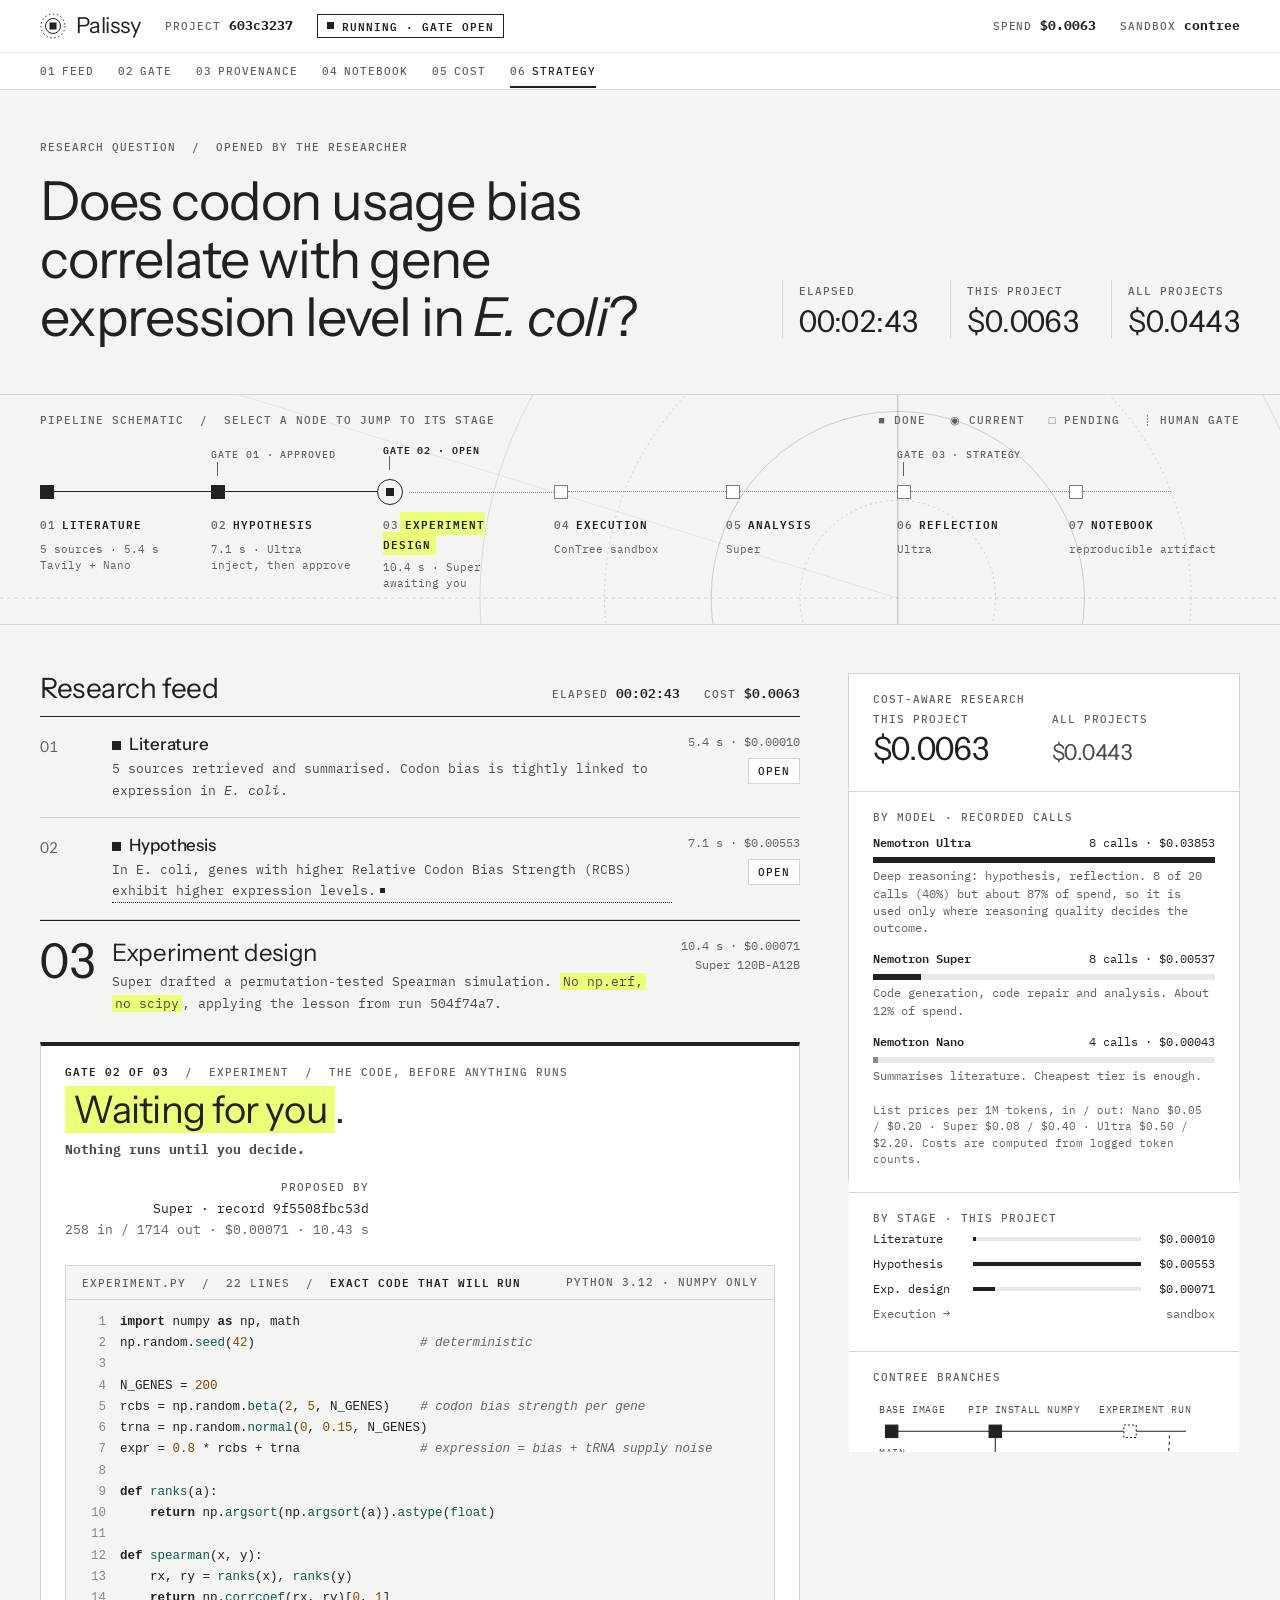
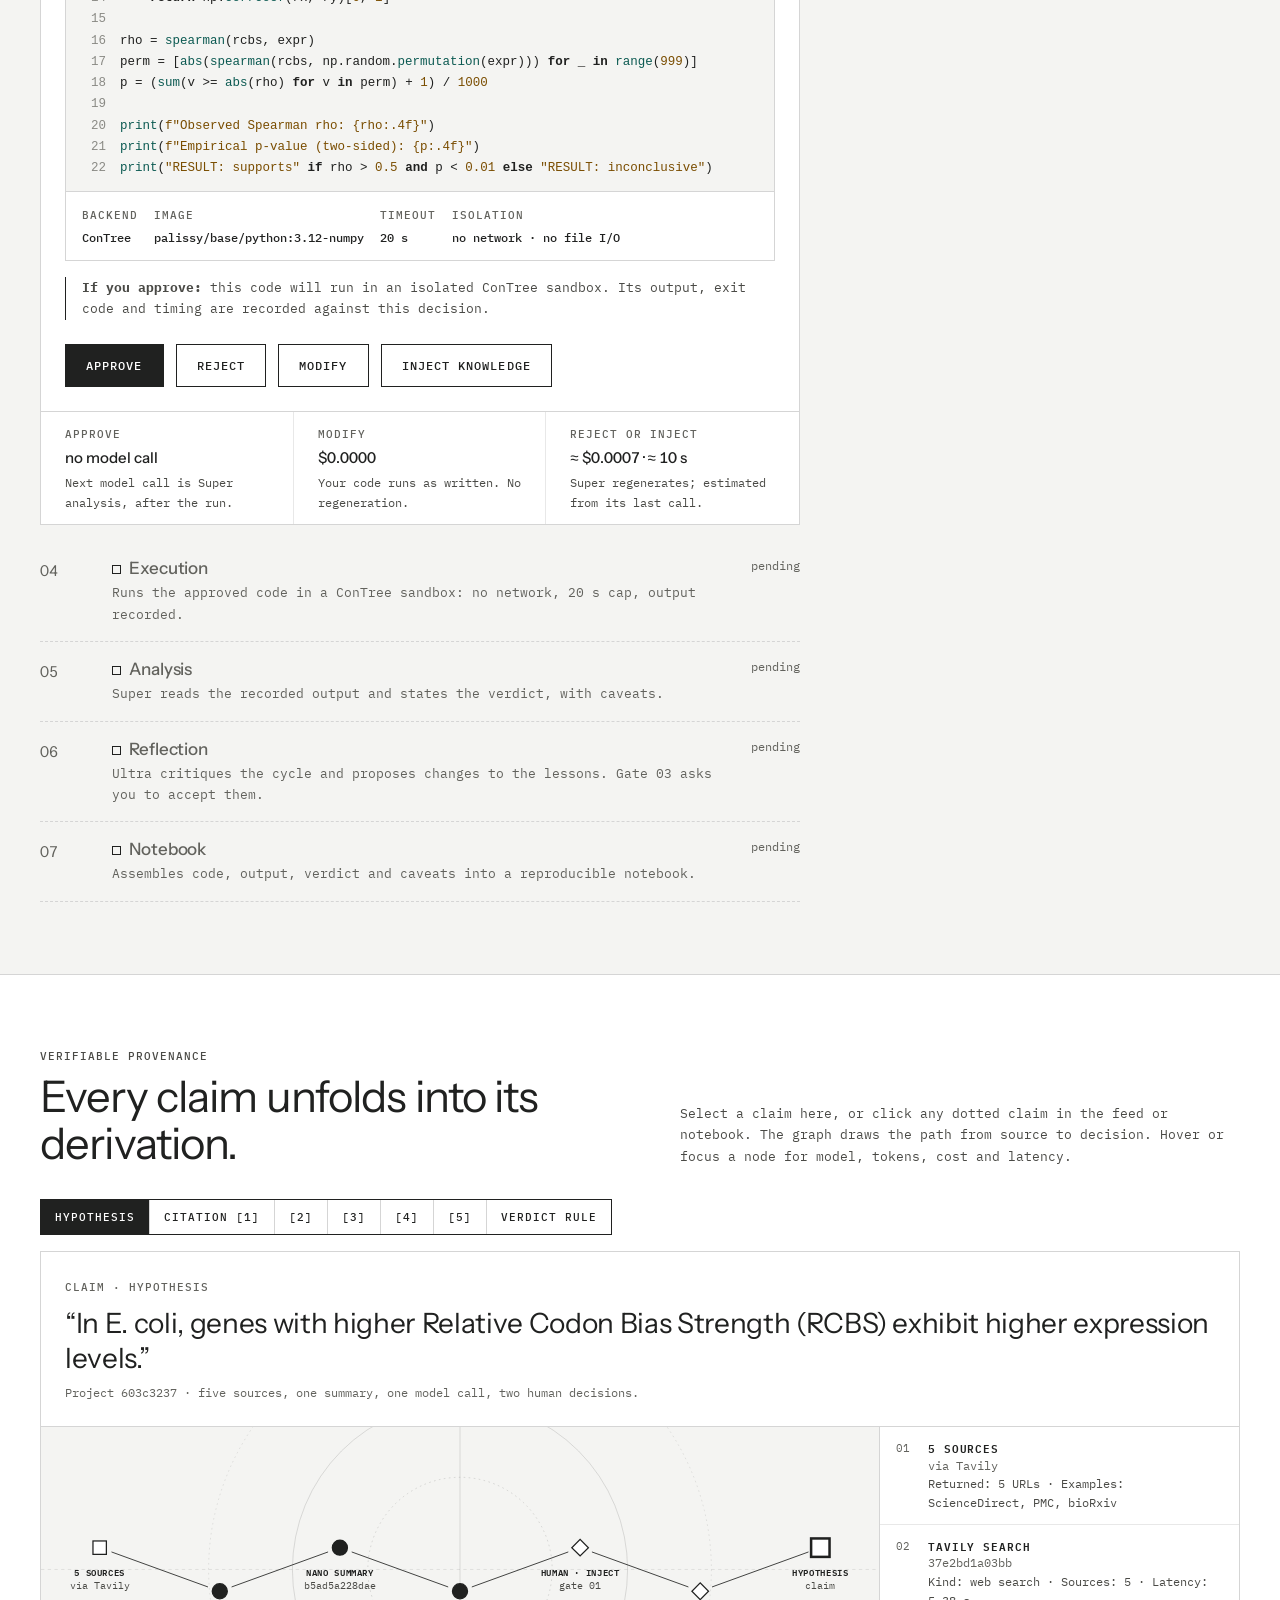
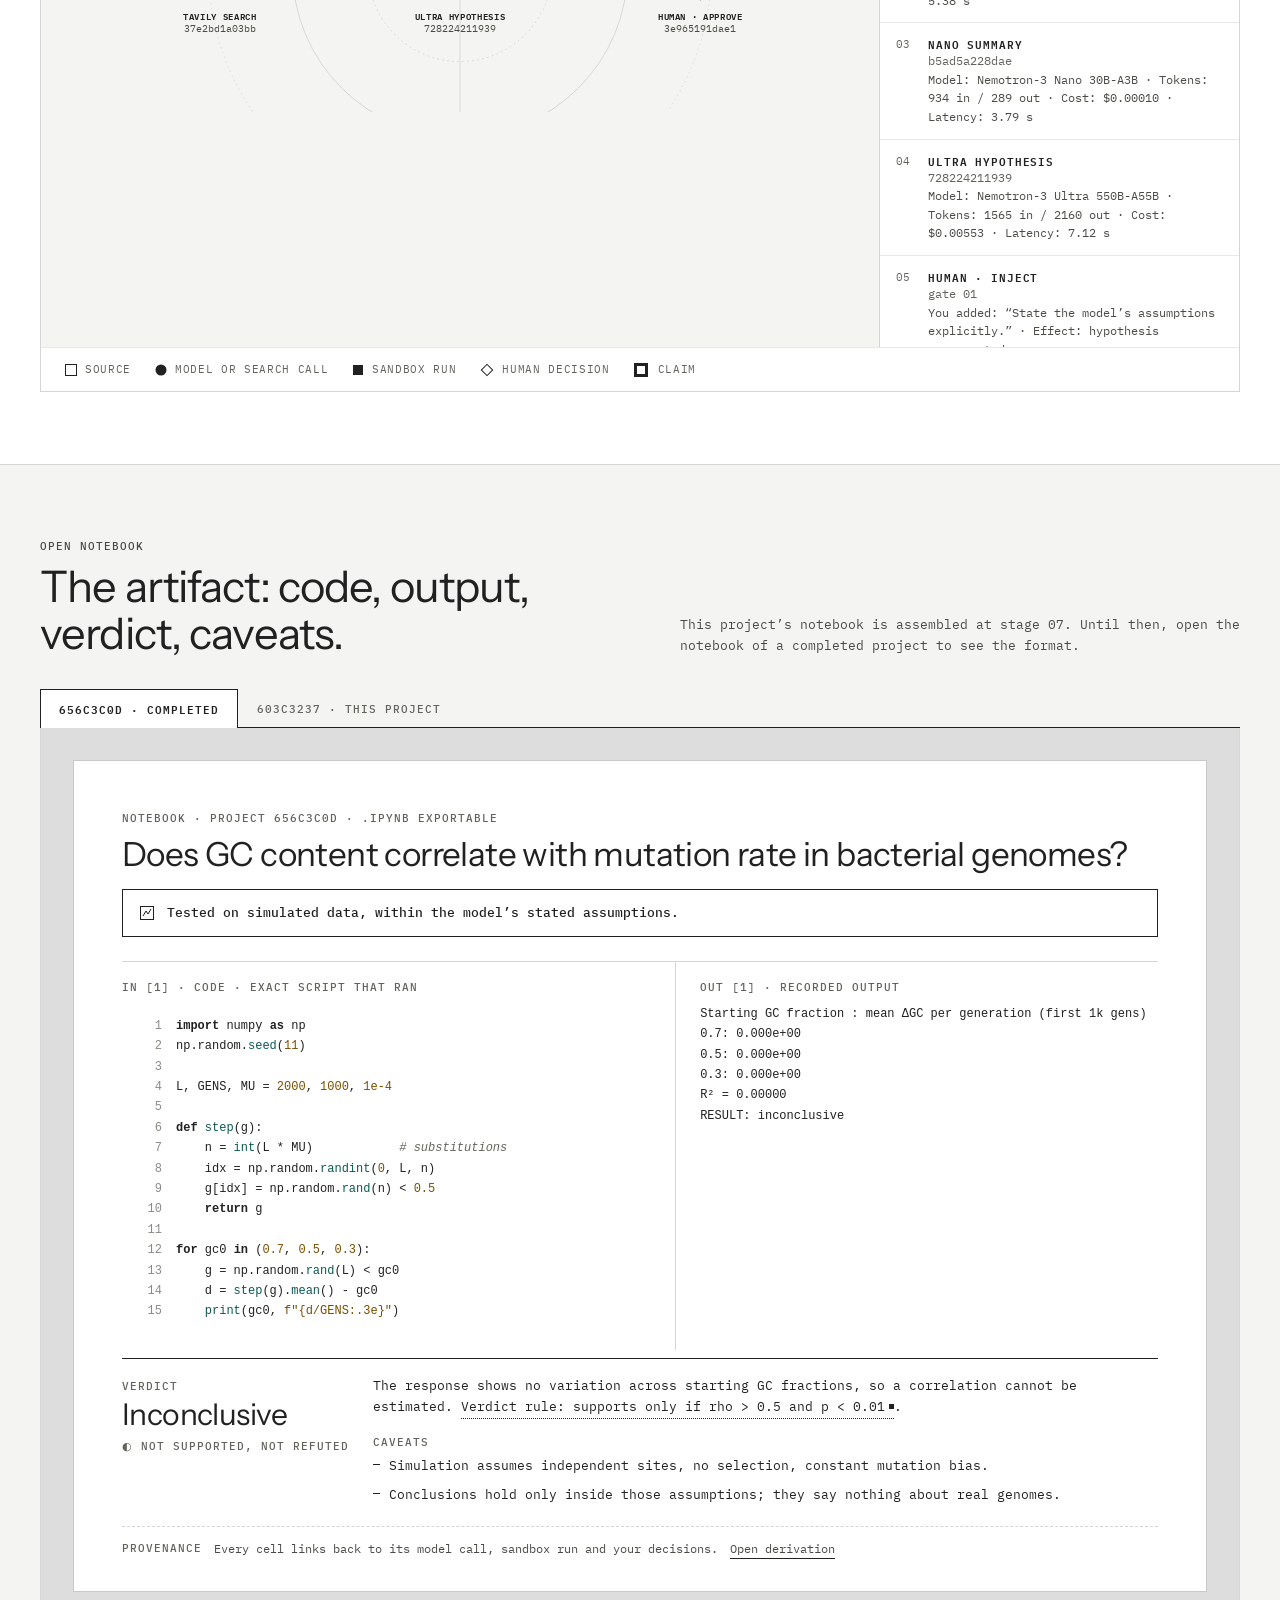
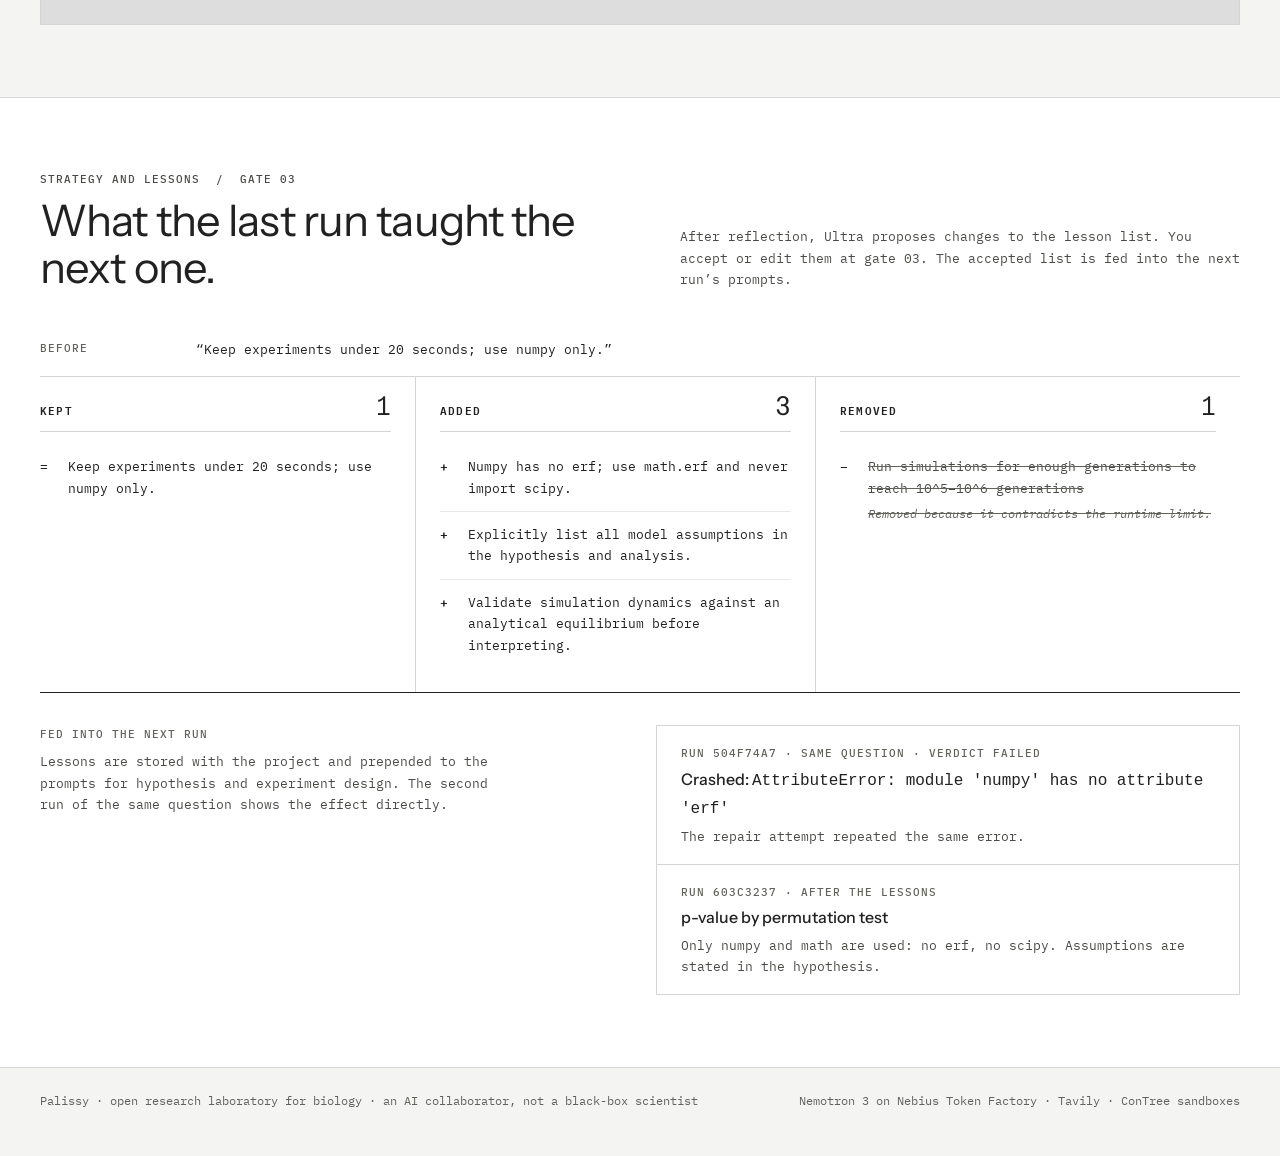
<file: mockups/palissy_project/variant_2_instrument/index.html>
<!DOCTYPE html>
<html lang="en">
<head>
<meta charset="utf-8">
<meta name="viewport" content="width=device-width, initial-scale=1">
<title>Palissy · Project 603c3237 · Instrument</title>
<link rel="preconnect" href="https://fonts.googleapis.com">
<link rel="preconnect" href="https://fonts.gstatic.com" crossorigin>
<link href="https://fonts.googleapis.com/css2?family=Instrument+Sans:wght@400;500;600&family=IBM+Plex+Mono:wght@400;500;600&display=swap" rel="stylesheet">
<style>
:root{
  --page:#F4F4F2; --paper:#FFFFFF; --ink:#202120; --ink2:#4a4a46; --mute:#62625d;
  --line:#D5D5D5; --line2:#E8E8E8; --grey:#DDDDDD; --hl:#EDFF77;
  --sans:"Instrument Sans","Hanken Grotesk","Helvetica Neue",Arial,sans-serif;
  --mono:"IBM Plex Mono",ui-monospace,"SFMono-Regular",Menlo,Consolas,monospace;
  --s1:4px;--s2:8px;--s3:12px;--s4:16px;--s5:24px;--s6:32px;--s7:48px;--s8:72px;
}
*{box-sizing:border-box}
html{scroll-behavior:smooth;-webkit-text-size-adjust:100%}
body{margin:0;background:var(--page);color:var(--ink);font-family:var(--mono);font-size:13px;line-height:1.65;font-variant-numeric:tabular-nums;-webkit-font-smoothing:antialiased}
h1,h2,h3,h4,p,ol,ul,dl,dd,figure,blockquote{margin:0;padding:0}
ol,ul{list-style:none}
button,input,textarea{font:inherit;color:inherit}
button{cursor:pointer;background:none;border:0;padding:0;text-align:left}
a{color:inherit;text-decoration-color:var(--line);text-underline-offset:3px}
a:hover{text-decoration-color:var(--ink)}
:focus-visible{outline:2px solid var(--ink);outline-offset:2px}
.hl{background:var(--hl);padding:0 .22em;box-decoration-break:clone;-webkit-box-decoration-break:clone}
.lab{font-size:11px;letter-spacing:.09em;text-transform:uppercase;color:var(--mute);font-weight:500}
.lab b{color:var(--ink);font-weight:600}
.sans{font-family:var(--sans);font-weight:400}
.wrap{max-width:1440px;margin:0 auto;padding:0 40px}
.sr{position:absolute;width:1px;height:1px;overflow:hidden;clip:rect(0 0 0 0);white-space:nowrap}

/* ---------- instrument bar ---------- */
.bar{position:sticky;top:0;z-index:30;background:var(--paper);border-bottom:1px solid var(--line)}
.bar-top{display:flex;align-items:center;gap:var(--s5);height:52px}
.brand{display:flex;align-items:center;gap:10px;font-family:var(--sans);font-size:22px;letter-spacing:-.01em;text-decoration:none}
.bar .grow{flex:1}
.kv{display:flex;gap:var(--s2);align-items:baseline;white-space:nowrap}
.kv .lab{font-size:10.5px}
.status{display:inline-flex;align-items:center;gap:8px;border:1px solid var(--ink);padding:2px 9px;font-size:11px;letter-spacing:.09em;text-transform:uppercase;font-weight:600}
.status i{width:7px;height:7px;background:var(--ink);display:inline-block}
.status[data-s="running"] i{animation:blink 1.2s steps(2,start) infinite}
@keyframes blink{50%{opacity:.15}}
.bar-nav{border-top:1px solid var(--line2);background:var(--paper)}
.bar-nav ul{display:flex;gap:var(--s5);overflow-x:auto;scrollbar-width:none;height:36px;align-items:center}
.bar-nav a{font-size:11px;letter-spacing:.09em;text-transform:uppercase;text-decoration:none;color:var(--mute);white-space:nowrap;padding:8px 0;border-bottom:2px solid transparent;font-weight:500}
.bar-nav a:hover,.bar-nav a[aria-current="true"]{color:var(--ink);border-bottom-color:var(--ink)}
.bar-nav a span{color:var(--mute);margin-right:6px}

/* ---------- hero ---------- */
.hero{padding:var(--s7) 0 0}
.hero-head{display:grid;grid-template-columns:minmax(0,1fr) auto;gap:var(--s7);align-items:end}
.hero h1{font-family:var(--sans);font-weight:400;font-size:clamp(30px,4.2vw,56px);line-height:1.08;letter-spacing:-.022em;max-width:17em;margin-top:var(--s4)}
.hero h1 em{font-style:italic}
.hero-meta{display:grid;grid-template-columns:repeat(3,auto);gap:var(--s6);padding-bottom:var(--s2)}
.hero-meta div{border-left:1px solid var(--line);padding-left:var(--s4)}
.hero-meta .big{font-family:var(--sans);font-size:30px;letter-spacing:-.02em;line-height:1.1;display:block;margin-top:4px}
.hero-sub{margin-top:var(--s5);color:var(--ink2);max-width:62ch}

/* schematic */
.schem{position:relative;margin-top:var(--s7);border-top:1px solid var(--line);border-bottom:1px solid var(--line);overflow:hidden;background:var(--page)}
.schem-bg{position:absolute;inset:0;width:100%;height:100%;pointer-events:none}
.schem-cap{position:relative;display:flex;justify-content:space-between;gap:var(--s4);padding:var(--s4) 0 0}
.track{position:relative;display:grid;grid-template-columns:repeat(7,1fr);padding:56px 0 var(--s6)}
.track li{position:relative}
.node{display:block;width:100%;padding:0 var(--s3) 0 0;position:relative}
.node .gate{position:absolute;left:0;top:-38px;font-size:10px;letter-spacing:.09em;text-transform:uppercase;color:var(--mute);white-space:nowrap;font-weight:500}
.node .gate::after{content:"";position:absolute;left:6px;top:15px;height:14px;border-left:1px solid var(--mute)}
.node .gate.pend{color:var(--ink);font-weight:600}
.mk{display:block;position:relative;width:14px;height:14px;margin:0 0 var(--s4) 0;z-index:2}
.mk::before{content:"";position:absolute;inset:0;border:1px solid var(--ink);background:var(--paper)}
.track li::after{content:"";position:absolute;left:14px;top:6px;right:-0px;border-top:1px dotted #8a8a85;z-index:1}
.track li:last-child::after{right:40%}
.track li[data-state="done"]::after{border-top:1.5px solid var(--ink);top:6px}
.track li[data-state="done"] .mk::before{background:var(--ink)}
.track li[data-state="current"] .mk{width:26px;height:26px;margin:-6px 0 calc(var(--s4) - 6px) -6px}
.track li[data-state="current"] .mk::before{border-radius:50%;background:var(--page);border:1px solid var(--ink)}
.track li[data-state="current"] .mk::after{content:"";position:absolute;left:9px;top:9px;width:8px;height:8px;background:var(--ink)}
.track li[data-state="current"]::after{left:26px;top:7px}
.track li[data-state="pending"] .mk::before{border-color:#7d7d78}
.node .nm{display:block;font-size:11px;letter-spacing:.09em;text-transform:uppercase;font-weight:600}
.node .nm s{text-decoration:none;color:var(--mute);margin-right:6px;font-weight:500}
.node .nn{display:block;margin-top:6px;font-size:11px;color:var(--mute);line-height:1.5;padding-right:var(--s2)}
.node:hover .nm{text-decoration:underline;text-underline-offset:4px}
.track li[data-state="current"] .nm span{background:var(--hl);padding:2px 5px;margin-left:-5px}

/* ---------- working area ---------- */
.work > *{min-width:0}
.work{display:grid;grid-template-columns:minmax(0,1fr) 392px;gap:var(--s7);padding:var(--s7) 0 var(--s8);align-items:start}
.sec-h{display:flex;justify-content:space-between;align-items:baseline;gap:var(--s4);padding-bottom:var(--s3);border-bottom:1px solid var(--ink)}
.sec-h h2{font-family:var(--sans);font-weight:400;font-size:28px;letter-spacing:-.015em;line-height:1.1}
.sec-h .lab{white-space:nowrap}
.feed-stats{display:flex;gap:var(--s5)}
.feed-stats .lab b{font-size:13px;letter-spacing:0}

.stage{border-bottom:1px solid var(--line);scroll-margin-top:110px}
.sh{display:grid;grid-template-columns:56px minmax(0,1fr) auto;gap:var(--s4);padding:var(--s4) 0;align-items:start}
.sh .num{font-family:var(--sans);font-size:15px;color:var(--mute);padding-top:2px;letter-spacing:.02em}
.sh h3{font-family:var(--sans);font-weight:500;font-size:17px;letter-spacing:-.005em;line-height:1.35}
.sh .one{color:var(--ink2);margin-top:2px}
.sh .meta{text-align:right;color:var(--mute);font-size:11.5px;white-space:nowrap}
.tog{font-size:11px;letter-spacing:.09em;text-transform:uppercase;border:1px solid var(--line);padding:3px 9px;margin-top:6px;background:var(--paper);font-weight:500;color:var(--ink)}
.tog:hover{border-color:var(--ink)}
.sb{padding:0 0 var(--s5) 72px}
.sb[hidden]{display:none}
.stage[data-state="pending"] .sh h3,.stage[data-state="pending"] .sh .num{color:var(--mute)}
.stage[data-state="pending"] .sh .one{color:var(--mute)}
.stage[data-state="pending"]{border-bottom-style:dashed}
.tick{display:inline-block;width:9px;height:9px;background:var(--ink);margin-right:8px}
.tick.ring{background:none;border:1px solid var(--ink)}
.stage[data-state="current"]{border-bottom:0}
.stage[data-state="current"] > .sh{border-top:1px solid var(--ink)}
.stage[data-state="current"] .sh .num{font-size:48px;line-height:1;color:var(--ink);letter-spacing:-.03em;padding-top:0}
.stage[data-state="current"] .sh h3{font-size:24px;font-weight:400;letter-spacing:-.012em}
.running-bar{height:2px;background:var(--line2);position:relative;overflow:hidden;margin:var(--s3) 0}
.running-bar::after{content:"";position:absolute;top:0;bottom:0;width:30%;background:var(--ink);animation:slide 1.6s linear infinite}
@keyframes slide{from{left:-30%}to{left:100%}}
.log{font-size:12px;color:var(--ink2)}
.log li{display:flex;gap:var(--s3);padding:2px 0}
.log li time{color:var(--mute);min-width:44px}

blockquote.q{border-left:1px solid var(--ink);padding-left:var(--s4);color:var(--ink2);margin:var(--s3) 0}
.srcs{counter-reset:s;margin:var(--s3) 0;border-top:1px solid var(--line2)}
.srcs li{display:grid;grid-template-columns:40px minmax(0,1fr);gap:var(--s2);padding:7px 0;border-bottom:1px solid var(--line2)}
.srcs .u{display:block;color:var(--mute);font-size:11.5px;overflow-wrap:anywhere}
.rec{font-size:11.5px;color:var(--mute);margin-top:var(--s2)}
.rec b{color:var(--ink);font-weight:500}
dl.def{display:grid;grid-template-columns:110px minmax(0,1fr);gap:var(--s2) var(--s4);margin:var(--s3) 0}
dl.def dt{font-size:11px;letter-spacing:.09em;text-transform:uppercase;color:var(--mute);padding-top:3px;font-weight:500}
.claim{display:inline;text-align:left;border-bottom:1px dotted var(--ink);line-height:inherit;position:relative;cursor:pointer}
.claim::after{content:"";display:inline-block;width:5px;height:5px;background:var(--ink);margin-left:4px;vertical-align:2px}
.claim:hover{background:var(--line2)}
.steps{margin:var(--s3) 0;border-left:1px solid var(--line)}
.steps li{position:relative;padding:2px 0 var(--s3) var(--s4)}
.steps li::before{content:"";position:absolute;left:-4px;top:8px;width:7px;height:7px;background:var(--paper);border:1px solid var(--ink)}
.steps li.h::before{transform:rotate(45deg);background:var(--ink)}
.note{border:1px solid var(--line);background:var(--paper);padding:var(--s3) var(--s4);margin:var(--s4) 0;color:var(--ink2)}

/* gate */
.gate-panel{background:var(--paper);border:1px solid var(--line);border-top:4px solid var(--ink);margin:var(--s3) 0 var(--s4)}
.gp-h{display:flex;justify-content:space-between;gap:var(--s4);padding:var(--s4) var(--s5) 0;flex-wrap:wrap}
.gp-h h4{font-family:var(--sans);font-weight:400;font-size:clamp(26px,3vw,38px);letter-spacing:-.02em;line-height:1.1;margin-top:var(--s2)}
.gp-h p.nothing{margin-top:var(--s2);color:var(--ink2)}
.gp-stat{text-align:right}
.code-wrap{margin:var(--s5) var(--s5) 0;border:1px solid var(--line);background:var(--page)}
.code-top{display:flex;justify-content:space-between;gap:var(--s3);padding:7px var(--s4);border-bottom:1px solid var(--line);flex-wrap:wrap}
pre.code{margin:0;padding:var(--s3) 0;overflow-x:auto;font-size:12.5px;line-height:1.7;tab-size:4}
pre.code code{display:block;counter-reset:ln;min-width:max-content}
.l{display:block;padding:0 var(--s4) 0 0;counter-increment:ln;white-space:pre}
.l::before{content:counter(ln);display:inline-block;width:40px;padding-right:14px;text-align:right;color:#8a8a85;user-select:none}
.k{font-weight:600}.f{color:#0c5a52}.n{color:#7a4d00}.s{color:#7a4d00}.c{color:#66665f;font-style:italic}
.sandbox-spec{display:grid;grid-template-columns:repeat(4,auto);gap:var(--s4);justify-content:start;padding:var(--s3) var(--s4);border-top:1px solid var(--line);background:var(--paper)}
.sandbox-spec b{display:block;font-weight:500;font-size:12px;color:var(--ink);letter-spacing:0;text-transform:none;margin-top:2px}
.will{margin:var(--s4) var(--s5) 0;padding-left:var(--s4);border-left:1px solid var(--ink);color:var(--ink2)}
.actions{display:flex;flex-wrap:wrap;gap:var(--s3);padding:var(--s5)}
.btn{font-size:12px;letter-spacing:.09em;text-transform:uppercase;padding:11px 20px;border:1px solid var(--ink);background:var(--paper);font-weight:500;text-align:center;min-height:42px;transition:background .15s,color .15s}
.btn:hover{background:var(--ink);color:#fff}
.btn.primary{background:var(--ink);color:#fff}
.btn.primary:hover{background:#000}
.btn[aria-expanded="true"]{background:var(--line2)}
.btn[aria-expanded="true"].primary{background:var(--ink)}
.btn:disabled{border-color:var(--line);color:var(--mute);background:var(--page);cursor:not-allowed}
.btn:active{transform:translateY(1px)}
.reveal{margin:0 var(--s5) var(--s5);border-top:1px solid var(--line);padding-top:var(--s4)}
.reveal[hidden]{display:none}
.reveal label{display:block}
.reveal textarea,.reveal input[type=text]{width:100%;margin-top:var(--s2);border:1px solid var(--ink);background:var(--paper);padding:var(--s3);border-radius:0;resize:vertical;font-size:12.5px;line-height:1.6}
.reveal textarea{min-height:92px}
.reveal textarea.big{min-height:220px}
.reveal .row{display:flex;gap:var(--s3);margin-top:var(--s3);flex-wrap:wrap;align-items:center}
.reveal .hint{color:var(--mute);font-size:12px}
.alts{display:grid;grid-template-columns:repeat(3,1fr);border-top:1px solid var(--line)}
.alts div{padding:var(--s3) var(--s5);border-right:1px solid var(--line2);font-size:12px;color:var(--ink2)}
.alts div:last-child{border-right:0}
.alts b{display:block;font-family:var(--sans);font-size:15px;font-weight:500;color:var(--ink);margin:2px 0}
.receipt{padding:var(--s5);border-top:1px solid var(--line)}
.receipt[hidden]{display:none}
.receipt h4{font-family:var(--sans);font-weight:400;font-size:26px;letter-spacing:-.015em}
.linkbtn{border-bottom:1px solid var(--ink);font-size:12px}
.gate-panel.decided .gp-wait,.gate-panel.decided .actions,.gate-panel.decided .alts,.gate-panel.decided .reveal,.gate-panel.decided .will{display:none}
.gate-panel.decided{border-top-color:var(--ink)}
.regen{color:var(--ink2);margin:0 var(--s5) var(--s3)}
.regen[hidden]{display:none}

/* ---------- rail ---------- */
.rail{position:sticky;top:104px;max-height:calc(100vh - 120px);overflow-y:auto;scrollbar-width:thin;background:var(--paper);border:1px solid var(--line)}
.rail section{padding:var(--s4) var(--s5) var(--s5);border-bottom:1px solid var(--line)}
.rail section:last-child{border-bottom:0}
.rail h2{font-family:var(--sans);font-weight:400;font-size:20px;letter-spacing:-.01em;margin:2px 0 var(--s3)}
.spend{display:grid;grid-template-columns:1fr 1fr;gap:var(--s4)}
.spend .big{font-family:var(--sans);font-size:32px;letter-spacing:-.025em;line-height:1.1;display:block;margin-top:2px}
.spend .big.sm{font-size:22px;color:var(--ink2);padding-top:10px}
.bars li{padding:7px 0 6px}
.bars .bt{display:flex;justify-content:space-between;gap:var(--s2);font-size:12px}
.bars .bt b{font-weight:600}
.bars .track2{height:6px;background:var(--line2);margin:5px 0 4px;position:relative}
.bars .fill{position:absolute;left:0;top:0;bottom:0;background:var(--ink)}
.bars .fill.lite{background:#8a8a85}
.bars .why{font-size:11.5px;color:var(--mute);line-height:1.5}
.tiny{font-size:11px;color:var(--mute);line-height:1.5;margin-top:var(--s3)}
.stagecost li{display:grid;grid-template-columns:92px 1fr 66px;gap:var(--s2);align-items:center;font-size:11.5px;padding:3px 0}
.stagecost .track2{height:4px;background:var(--line2);position:relative}
.stagecost .fill{position:absolute;left:0;top:0;bottom:0;background:var(--ink)}
.stagecost li span:last-child{text-align:right}
.statusline{font-size:11.5px;color:var(--ink2);line-height:1.7;border:1px solid var(--line);background:var(--page);padding:var(--s2) var(--s3);margin-top:var(--s3)}
.branch svg{display:block;width:100%;max-width:440px;height:auto;margin-top:var(--s2)}
.branch text{font-family:var(--mono);font-size:9.5px;letter-spacing:.06em;fill:#4a4a46;text-transform:uppercase}

/* ---------- provenance ---------- */
.band{padding:var(--s8) 0;border-top:1px solid var(--line)}
.band.white{background:var(--paper)}
.band-h{display:grid;grid-template-columns:minmax(0,1fr) minmax(0,560px);gap:var(--s7);align-items:end;margin-bottom:var(--s6)}
.band-h h2{font-family:var(--sans);font-weight:400;font-size:clamp(30px,3.4vw,46px);letter-spacing:-.02em;line-height:1.08;margin-top:var(--s2)}
.band-h p{color:var(--ink2)}
.claimpick{display:flex;flex-wrap:wrap;gap:0;border:1px solid var(--ink);width:max-content;max-width:100%;background:var(--paper)}
.claimpick button{padding:8px 14px;font-size:11px;letter-spacing:.09em;text-transform:uppercase;border-right:1px solid var(--line);font-weight:500}
.claimpick button:last-child{border-right:0}
.claimpick button:hover{background:var(--line2)}
.claimpick button[aria-pressed="true"]{background:var(--ink);color:#fff}
.prov-grid{display:grid;grid-template-columns:minmax(0,1fr) 360px;gap:0;border:1px solid var(--line);background:var(--page);margin-top:var(--s4)}
.prov-claim{grid-column:1/-1;padding:var(--s5);background:var(--paper);border-bottom:1px solid var(--line)}
.prov-claim q{font-family:var(--sans);font-size:clamp(20px,2.2vw,28px);letter-spacing:-.012em;line-height:1.25;display:block;margin-top:var(--s2);quotes:"\201C" "\201D"}
.constel{position:relative;overflow-x:auto;background:var(--page)}
.constel svg{display:block;width:100%;min-width:800px;height:auto}
.constel text{font-family:var(--mono);font-size:11.5px;fill:#4a4a46}
.constel text.t1{letter-spacing:.07em;text-transform:uppercase;font-weight:600;fill:#202120;font-size:11px}
.constel .edge{stroke:#202120;stroke-width:1;fill:none;stroke-dasharray:1;stroke-dashoffset:1}
.constel.drawn .edge{animation:draw .7s ease forwards;animation-delay:calc(var(--i)*.14s + .05s)}
.constel .nd{opacity:0}
.constel.drawn .nd{animation:fadein .35s ease forwards;animation-delay:calc(var(--i)*.14s)}
@keyframes draw{to{stroke-dashoffset:0}}
@keyframes fadein{to{opacity:1}}
.constel .nd{cursor:pointer}
.constel .nd:hover .shape,.constel .nd:focus-visible .shape,.constel .nd.on .shape{stroke-width:2.5}
.constel .nd:focus-visible{outline:none}
.constel .nd:focus-visible .ring-f{stroke:#202120;opacity:1}
.ring-f{fill:none;stroke:#202120;stroke-dasharray:3 3;opacity:0}
.tip{position:absolute;z-index:5;background:var(--paper);border:1px solid var(--ink);padding:var(--s2) var(--s3);font-size:11.5px;line-height:1.55;pointer-events:none;max-width:280px;display:none}
.tip b{display:block;font-weight:600;letter-spacing:.07em;text-transform:uppercase;font-size:10.5px}
.tip i{font-style:normal;color:var(--mute)}
.legend{display:flex;gap:var(--s5);flex-wrap:wrap;padding:var(--s3) var(--s5);border-top:1px solid var(--line2);font-size:11px;color:var(--mute);letter-spacing:.06em;text-transform:uppercase}
.legend span{display:inline-flex;align-items:center;gap:8px}
.derive{background:var(--paper);border-left:1px solid var(--line);max-height:520px;overflow-y:auto}
.derive ol{counter-reset:d}
.derive li{padding:var(--s3) var(--s4);border-bottom:1px solid var(--line2);font-size:12px;line-height:1.55;cursor:pointer;display:grid;grid-template-columns:24px 1fr;gap:var(--s2)}
.derive li::before{counter-increment:d;content:counter(d,decimal-leading-zero);color:var(--mute);font-size:11px;padding-top:1px}
.derive li.on{background:var(--page);box-shadow:inset 3px 0 0 var(--ink)}
.derive li b{display:block;font-weight:600;font-size:11px;letter-spacing:.08em;text-transform:uppercase}
.derive li span{color:var(--ink2)}
.derive li .id{color:var(--mute)}

/* ---------- notebook ---------- */
.nb-tabs{display:flex;gap:0;border-bottom:1px solid var(--ink);margin-bottom:0;flex-wrap:wrap}
.nb-tabs button{padding:10px 18px;font-size:11px;letter-spacing:.09em;text-transform:uppercase;font-weight:500;border:1px solid transparent;border-bottom:0;margin-bottom:-1px;color:var(--mute)}
.nb-tabs button[aria-selected="true"]{background:var(--paper);border-color:var(--ink);color:var(--ink);font-weight:600}
.nb-stage{background:var(--grey);padding:var(--s6);border:1px solid var(--line);border-top:0}
.sheet{background:var(--paper);max-width:1160px;margin:0 auto;border:1px solid #c9c9c9;padding:var(--s7) var(--s7) var(--s6)}
.sheet[hidden]{display:none}
.sheet h3{font-family:var(--sans);font-weight:400;font-size:clamp(24px,2.6vw,34px);letter-spacing:-.018em;line-height:1.15;margin:var(--s2) 0 var(--s4)}
.sim{display:flex;gap:var(--s3);align-items:flex-start;border:1px solid var(--ink);padding:var(--s3) var(--s4);margin:var(--s4) 0 var(--s5);font-weight:500}
.sim svg{flex:none;margin-top:3px}
.cell{display:grid;grid-template-columns:minmax(0,1.15fr) minmax(0,1fr);border-top:1px solid var(--line);}
.cell > div{padding:var(--s4) 0;min-width:0}
.cell .in{padding-right:var(--s5);border-right:1px solid var(--line)}
.cell .out{padding-left:var(--s5)}
.cell pre{margin:var(--s2) 0 0;font-size:12px;line-height:1.7;overflow-x:auto}
.cell .cnt{display:block;margin-bottom:2px}
.verdict{display:grid;grid-template-columns:auto minmax(0,1fr);gap:var(--s5);border-top:1px solid var(--ink);padding-top:var(--s4);margin-top:var(--s2)}
.verdict .vd{font-family:var(--sans);font-size:30px;letter-spacing:-.02em;line-height:1.1;display:block;margin-top:2px}
.caveats li{padding:4px 0 4px 16px;position:relative}
.caveats li::before{content:"";position:absolute;left:0;top:13px;width:7px;border-top:1px solid var(--ink)}
.asm{display:flex;gap:var(--s3);align-items:flex-start;flex-wrap:wrap;margin-top:var(--s4);padding-top:var(--s3);border-top:1px dashed var(--line);font-size:12px;color:var(--ink2)}
.pending-list{margin:var(--s4) 0;border-top:1px solid var(--line)}
.pending-list li{display:grid;grid-template-columns:40px 140px 1fr;gap:var(--s3);padding:10px 0;border-bottom:1px dashed var(--line);color:var(--ink2)}
.pending-list li > :first-child,.pending-list li > :nth-child(2){color:var(--mute)}
.pending-list li > :nth-child(2){letter-spacing:.08em;text-transform:uppercase;font-size:11px;padding-top:2px}

/* ---------- strategy ---------- */
.before{display:grid;grid-template-columns:140px 1fr;gap:var(--s4);padding:var(--s4) 0;border-bottom:1px solid var(--line)}
.ledger{display:grid;grid-template-columns:repeat(3,minmax(0,1fr));border-bottom:1px solid var(--ink)}
.ledger > div{padding:var(--s4) var(--s5) var(--s5) 0;border-right:1px solid var(--line);margin-right:var(--s5)}
.ledger > div:last-child{border-right:0;margin-right:0}
.ledger h3{display:flex;justify-content:space-between;align-items:baseline;font-size:11px;letter-spacing:.11em;text-transform:uppercase;font-weight:600;padding-bottom:var(--s3);border-bottom:1px solid var(--line);margin-bottom:var(--s3)}
.ledger h3 span{font-family:var(--sans);font-size:26px;font-weight:400;letter-spacing:0;line-height:1}
.ledger li{padding:var(--s3) 0;border-bottom:1px solid var(--line2);display:grid;grid-template-columns:20px 1fr;gap:var(--s2)}
.ledger li:last-child{border-bottom:0}
.ledger li > b{font-weight:600}
.ledger .gone span{text-decoration:line-through;text-decoration-color:#62625d;color:var(--ink2)}
.ledger .why{display:block;margin-top:6px;font-size:11.5px;color:var(--mute);text-decoration:none}
.fed{display:grid;grid-template-columns:minmax(0,1fr) minmax(0,1fr);gap:var(--s6);margin-top:var(--s6)}
.cmp{border:1px solid var(--line);background:var(--paper)}
.cmp > div{padding:var(--s4) var(--s5)}
.cmp > div + div{border-top:1px solid var(--line)}
.cmp h4{font-family:var(--sans);font-weight:500;font-size:16px;margin:2px 0 4px}

footer{border-top:1px solid var(--line);padding:var(--s5) 0 var(--s7);color:var(--mute);font-size:11.5px}
footer .wrap{display:flex;justify-content:space-between;gap:var(--s4);flex-wrap:wrap}

/* ---------- responsive ---------- */
@media (max-width:1180px){
  .work{grid-template-columns:minmax(0,1fr)}
  .rail{position:static;max-height:none;overflow:visible}
  .hero-head{grid-template-columns:1fr;gap:var(--s5)}
  .band-h{grid-template-columns:1fr;gap:var(--s4)}
  .prov-grid{grid-template-columns:1fr}
  .derive{border-left:0;border-top:1px solid var(--line);max-height:none}
}
@media (max-width:860px){
  .wrap{padding:0 var(--s4)}
  .bar-top{gap:var(--s3);height:auto;padding:10px 0;flex-wrap:wrap}
  .bar .hide-s{display:none}
  .hero{padding-top:var(--s6)}
  .hero-meta{grid-template-columns:repeat(3,auto);gap:var(--s4);justify-content:start}
  .hero-meta .big{font-size:22px}
  .track{grid-template-columns:1fr;padding:var(--s4) 0 var(--s5)}
  .track li{padding-bottom:var(--s5);padding-left:0}
  .track li::after{left:6px;top:14px;right:auto;bottom:0;border-top:0 !important;border-left:1px dotted #8a8a85}
  .track li[data-state="done"]::after{border-left:1.5px solid var(--ink) !important;left:6px}
  .track li[data-state="current"]::after{left:12px;top:26px}
  .track li:last-child::after{display:none}
  .node{display:grid;grid-template-columns:40px 1fr;column-gap:0;padding:0}
  .mk{margin:2px 0 0;grid-row:1/4}
  .track li[data-state="current"] .mk{margin:-4px 0 0 -6px}
  .node .gate{position:static;grid-column:2;margin-bottom:2px}
  .node .gate::after{display:none}
  .node .nm,.node .nn{grid-column:2}
  .sh{grid-template-columns:36px 1fr;gap:var(--s3)}
  .sh .meta{grid-column:2;text-align:left;white-space:normal}
  .sh .tog{grid-column:2;justify-self:start;margin-top:0}
  .stage[data-state="current"] .sh .num{font-size:32px}
  .sb{padding-left:0}
  dl.def{grid-template-columns:1fr;gap:2px}
  dl.def dd{margin-bottom:var(--s3)}
  .gp-h,.actions{padding-left:var(--s4);padding-right:var(--s4)}
  .code-wrap,.will,.reveal,.regen{margin-left:var(--s4);margin-right:var(--s4)}
  .sandbox-spec{grid-template-columns:1fr 1fr}
  .alts{grid-template-columns:1fr}
  .alts div{border-right:0;border-bottom:1px solid var(--line2);padding:var(--s3) var(--s4)}
  .btn{flex:1 1 40%}
  .sheet{padding:var(--s5) var(--s4)}
  .nb-stage{padding:var(--s3)}
  .cell{grid-template-columns:minmax(0,1fr)}
  .cell .in{border-right:0;padding-right:0;border-bottom:1px dashed var(--line)}
  .cell .out{padding-left:0}
  .verdict{grid-template-columns:1fr}
  .ledger{grid-template-columns:1fr}
  .ledger > div{border-right:0;margin-right:0;border-bottom:1px solid var(--line);padding-right:0}
  .before{grid-template-columns:1fr;gap:var(--s2)}
  .fed{grid-template-columns:1fr}
  .pending-list li{grid-template-columns:30px 1fr}
  .pending-list li > :nth-child(3){grid-column:2}
  .band{padding:var(--s7) 0}
  .feed-stats{gap:var(--s3)}
  .sec-h{flex-wrap:wrap}
  .sec-h .lab{white-space:normal}
  .prov-claim{padding:var(--s4)}
  .legend{padding:var(--s3) var(--s4)}
}
@media (prefers-reduced-motion:reduce){
  html{scroll-behavior:auto}
  *,*::before,*::after{animation-duration:.001ms !important;animation-delay:0s !important;animation-iteration-count:1 !important;transition:none !important}
  .constel .edge{stroke-dashoffset:0}
  .constel .nd{opacity:1}
}
</style>
</head>
<body>

<header class="bar" id="top">
  <div class="wrap">
    <div class="bar-top">
      <a class="brand" href="#top" aria-label="Palissy">
        <svg width="26" height="26" viewBox="0 0 26 26" fill="none" stroke="#202120" stroke-width="1" aria-hidden="true"><circle cx="13" cy="13" r="12" stroke-dasharray="1.5 2.5"/><circle cx="13" cy="13" r="7.5"/><rect x="10" y="10" width="6" height="6" fill="#202120"/></svg>
        Palissy
      </a>
      <div class="kv hide-s"><span class="lab">Project</span><b>603c3237</b></div>
      <span class="status" id="barStatus" data-s="running" role="status"><i></i><span id="barStatusText">Running · gate open</span></span>
      <div class="grow"></div>
      <div class="kv"><span class="lab">Spend</span><b id="barSpend">$0.0063</b></div>
      <div class="kv hide-s"><span class="lab">Sandbox</span><b>contree</b></div>
    </div>
  </div>
  <nav class="bar-nav" aria-label="Project regions">
    <div class="wrap">
      <ul>
        <li><a href="#feed"><span>01</span>Feed</a></li>
        <li><a href="#gate"><span>02</span>Gate</a></li>
        <li><a href="#provenance"><span>03</span>Provenance</a></li>
        <li><a href="#notebook"><span>04</span>Notebook</a></li>
        <li><a href="#cost"><span>05</span>Cost</a></li>
        <li><a href="#strategy"><span>06</span>Strategy</a></li>
      </ul>
    </div>
  </nav>
</header>

<main>
<section class="hero" aria-labelledby="q">
  <div class="wrap">
    <div class="hero-head">
      <div>
        <p class="lab">Research question &nbsp;/&nbsp; opened by the researcher</p>
        <h1 id="q">Does codon usage bias correlate with gene expression level in <em>E.&nbsp;coli</em>?</h1>
      </div>
      <div class="hero-meta" aria-label="Project totals">
        <div><span class="lab">Elapsed</span><span class="big" id="elapsed">00:02:41</span></div>
        <div><span class="lab">This project</span><span class="big" id="heroSpend">$0.0063</span></div>
        <div><span class="lab">All projects</span><span class="big">$0.0443</span></div>
      </div>
    </div>
  </div>

  <div class="schem">
    <svg class="schem-bg" viewBox="0 0 1440 300" preserveAspectRatio="xMidYMid slice" aria-hidden="true" fill="none" stroke="#202120">
      <circle cx="1010" cy="250" r="110" stroke-opacity=".22" stroke-dasharray="2 4"/>
      <circle cx="1010" cy="250" r="210" stroke-opacity=".22"/>
      <circle cx="1010" cy="250" r="330" stroke-opacity=".22" stroke-dasharray="2 4"/>
      <circle cx="1010" cy="250" r="470" stroke-opacity=".14"/>
      <line x1="1010" y1="0" x2="1010" y2="300" stroke-opacity=".3"/>
      <line x1="0" y1="250" x2="1440" y2="250" stroke-opacity=".16" stroke-dasharray="4 4"/>
      <line x1="200" y1="0" x2="1010" y2="250" stroke-opacity=".09"/>
    </svg>
    <div class="wrap">
      <div class="schem-cap">
        <span class="lab">Pipeline schematic &nbsp;/&nbsp; select a node to jump to its stage</span>
        <span class="lab hide-s">■ done &nbsp; ◉ current &nbsp; □ pending &nbsp; ┆ human gate</span>
      </div>
      <ol class="track" id="track">
        <li data-stage="1" data-state="done"><a class="node" href="#stage-1" style="text-decoration:none"><span class="mk"></span><span class="nm"><s>01</s>Literature</span><span class="nn">5 sources · 5.4 s<br>Tavily + Nano</span></a></li>
        <li data-stage="2" data-state="done"><a class="node" href="#stage-2" style="text-decoration:none"><span class="gate">Gate 01 · approved</span><span class="mk"></span><span class="nm"><s>02</s>Hypothesis</span><span class="nn">7.1 s · Ultra<br>inject, then approve</span></a></li>
        <li data-stage="3" data-state="current"><a class="node" href="#gate" style="text-decoration:none"><span class="gate pend" id="gate2flag">Gate 02 · open</span><span class="mk"></span><span class="nm"><s>03</s><span>Experiment design</span></span><span class="nn" id="nn3">10.4 s · Super<br>awaiting you</span></a></li>
        <li data-stage="4" data-state="pending"><a class="node" href="#stage-4" style="text-decoration:none"><span class="mk"></span><span class="nm"><s>04</s>Execution</span><span class="nn">ConTree sandbox</span></a></li>
        <li data-stage="5" data-state="pending"><a class="node" href="#stage-5" style="text-decoration:none"><span class="mk"></span><span class="nm"><s>05</s>Analysis</span><span class="nn">Super</span></a></li>
        <li data-stage="6" data-state="pending"><a class="node" href="#stage-6" style="text-decoration:none"><span class="gate">Gate 03 · strategy</span><span class="mk"></span><span class="nm"><s>06</s>Reflection</span><span class="nn">Ultra</span></a></li>
        <li data-stage="7" data-state="pending"><a class="node" href="#stage-7" style="text-decoration:none"><span class="mk"></span><span class="nm"><s>07</s>Notebook</span><span class="nn">reproducible artifact</span></a></li>
      </ol>
    </div>
  </div>
</section>

<div class="wrap">
  <div class="work">

    <!-- ================= FEED ================= -->
    <div id="feed">
      <div class="sec-h">
        <h2>Research feed</h2>
        <div class="feed-stats"><span class="lab">Elapsed <b id="elapsed2">00:02:41</b></span><span class="lab">Cost <b id="feedCost">$0.0063</b></span></div>
      </div>

      <!-- Stage 1 -->
      <section class="stage" id="stage-1" data-state="done" aria-labelledby="h1s">
        <div class="sh">
          <span class="num">01</span>
          <div><h3 id="h1s"><span class="tick"></span>Literature</h3><p class="one">5 sources retrieved and summarised. Codon bias is tightly linked to expression in <em>E.&nbsp;coli</em>.</p></div>
          <div class="meta">5.4 s · $0.00010<br><button class="tog" aria-expanded="false" aria-controls="b1" data-tog>Open</button></div>
        </div>
        <div class="sb" id="b1" hidden>
          <p class="lab">Nano summary &nbsp;·&nbsp; Tavily search + Nemotron-3 Nano</p>
          <blockquote class="q">“Codon usage bias (CUB) is pervasive in <em>Escherichia coli</em> and is tightly linked to how heavily a gene is expressed. Highly expressed genes favour a small set of optimal codons matched to abundant tRNAs…”</blockquote>
          <ol class="srcs">
            <li><button class="claim" data-claim="c1" aria-pressed="false">[1]</button><div>ScienceDirect Topics: Codon usage bias<a class="u" href="https://sciencedirect.com/topics/biochemistry-genetics-and-molecular-biology/codon-usage-bias" target="_blank" rel="noopener">sciencedirect.com/topics/biochemistry-genetics-and-molecular-biology/codon-usage-bias</a></div></li>
            <li><button class="claim" data-claim="c2" aria-pressed="false">[2]</button><div>PMC2646356<a class="u" href="https://pmc.ncbi.nlm.nih.gov/articles/PMC2646356" target="_blank" rel="noopener">pmc.ncbi.nlm.nih.gov/articles/PMC2646356</a></div></li>
            <li><button class="claim" data-claim="c3" aria-pressed="false">[3]</button><div>GenScript: E. coli codon usage<a class="u" href="https://genscript.com/biology-glossary/17502/e-coli-codon-usage" target="_blank" rel="noopener">genscript.com/biology-glossary/17502/e-coli-codon-usage</a></div></li>
            <li><button class="claim" data-claim="c4" aria-pressed="false">[4]</button><div>bioRxiv 2023.08.31.555696<a class="u" href="https://biorxiv.org/content/10.1101/2023.08.31.555696v1.full-text" target="_blank" rel="noopener">biorxiv.org/content/10.1101/2023.08.31.555696v1.full-text</a></div></li>
            <li><button class="claim" data-claim="c5" aria-pressed="false">[5]</button><div>Frontiers in Microbiology 2024.1414422<a class="u" href="https://frontiersin.org/journals/microbiology/articles/10.3389/fmicb.2024.1414422/full" target="_blank" rel="noopener">frontiersin.org/journals/microbiology/articles/10.3389/fmicb.2024.1414422/full</a></div></li>
          </ol>
          <p class="rec">Record <b>b5ad5a228dae</b> · Nemotron-3 Nano 30B-A3B · 934 in / 289 out · $0.00010 · 3.79 s</p>
        </div>
      </section>

      <!-- Stage 2 -->
      <section class="stage" id="stage-2" data-state="done" aria-labelledby="h2s">
        <div class="sh">
          <span class="num">02</span>
          <div><h3 id="h2s"><span class="tick"></span>Hypothesis</h3><p class="one"><button class="claim" data-claim="hyp" aria-pressed="false">In E. coli, genes with higher Relative Codon Bias Strength (RCBS) exhibit higher expression levels.</button></p></div>
          <div class="meta">7.1 s · $0.00553<br><button class="tog" aria-expanded="false" aria-controls="b2" data-tog>Open</button></div>
        </div>
        <div class="sb" id="b2" hidden>
          <dl class="def">
            <dt>Prediction</dt><dd>Spearman correlation between RCBS and expression is positive and &gt; 0.5 (p &lt; 0.01) in a simulated gene set with matched tRNA supply.</dd>
            <dt>Rationale</dt><dd>Codon optimality speeds and stabilises translation, so selection on highly expressed genes should sharpen codon bias <button class="claim" data-claim="c1" aria-pressed="false">[1]</button><button class="claim" data-claim="c2" aria-pressed="false">[2]</button><button class="claim" data-claim="c5" aria-pressed="false">[5]</button>.</dd>
          </dl>
          <p class="lab">Your decisions at gate 01</p>
          <ol class="steps">
            <li class="h"><b>Inject</b> &nbsp;“State the model’s assumptions explicitly.” Step regenerated with your fact.</li>
            <li class="h"><b>Approve</b> &nbsp;Hypothesis accepted as regenerated. Record 3e965191dae1.</li>
          </ol>
          <p class="rec">Record <b>728224211939</b> · Nemotron-3 Ultra 550B-A55B · 1565 in / 2160 out · $0.00553 · 7.12 s</p>
        </div>
      </section>

      <!-- Stage 3 (current / gate) -->
      <section class="stage" id="stage-3" data-state="current" aria-labelledby="h3s">
        <div class="sh">
          <span class="num">03</span>
          <div><h3 id="h3s">Experiment design</h3><p class="one" id="s3one">Super drafted a permutation-tested Spearman simulation. <span class="hl">No np.erf, no scipy</span>, applying the lesson from run 504f74a7.</p></div>
          <div class="meta" id="s3meta">10.4 s · $0.00071<br>Super 120B-A12B</div>
        </div>

        <div class="gate-panel" id="gate" tabindex="-1" aria-labelledby="gateTitle">
          <div class="gp-h">
            <div class="gp-wait">
              <p class="lab"><b>Gate 02 of 03</b> &nbsp;/&nbsp; Experiment &nbsp;/&nbsp; the code, before anything runs</p>
              <h4 id="gateTitle"><span class="hl">Waiting for you</span>.</h4>
              <p class="nothing"><b>Nothing runs until you decide.</b></p>
            </div>
            <div class="gp-stat gp-wait"><span class="lab">Proposed by</span><br>Super · record 9f5508fbc53d<br><span style="color:var(--mute)">258 in / 1714 out · $0.00071 · 10.43 s</span></div>
          </div>

          <div class="receipt" id="receipt" hidden aria-live="polite">
            <p class="lab" id="receiptLab">Decision recorded</p>
            <h4 id="receiptH">Approved. Sent to the sandbox.</h4>
            <p style="margin-top:8px;color:var(--ink2)" id="receiptP">You approved the code below. It is now executing in an isolated ConTree sandbox.</p>
            <p style="margin-top:12px"><button class="linkbtn" id="undo">Reset demo</button></p>
          </div>

          <div class="code-wrap">
            <div class="code-top"><span class="lab">experiment.py &nbsp;/&nbsp; 22 lines &nbsp;/&nbsp; <b>exact code that will run</b></span><span class="lab">Python 3.12 · numpy only</span></div>
            <pre class="code" tabindex="0" aria-label="Proposed Python code"><code id="codeBlock"><span class="l"><span class="k">import</span> numpy <span class="k">as</span> np, math</span><span class="l">np.random.<span class="f">seed</span>(<span class="n">42</span>)                      <span class="c"># deterministic</span></span><span class="l"> </span><span class="l">N_GENES = <span class="n">200</span></span><span class="l">rcbs = np.random.<span class="f">beta</span>(<span class="n">2</span>, <span class="n">5</span>, N_GENES)    <span class="c"># codon bias strength per gene</span></span><span class="l">trna = np.random.<span class="f">normal</span>(<span class="n">0</span>, <span class="n">0.15</span>, N_GENES)</span><span class="l">expr = <span class="n">0.8</span> * rcbs + trna                <span class="c"># expression = bias + tRNA supply noise</span></span><span class="l"> </span><span class="l"><span class="k">def</span> <span class="f">ranks</span>(a):</span><span class="l">    <span class="k">return</span> np.<span class="f">argsort</span>(np.<span class="f">argsort</span>(a)).<span class="f">astype</span>(<span class="f">float</span>)</span><span class="l"> </span><span class="l"><span class="k">def</span> <span class="f">spearman</span>(x, y):</span><span class="l">    rx, ry = <span class="f">ranks</span>(x), <span class="f">ranks</span>(y)</span><span class="l">    <span class="k">return</span> np.<span class="f">corrcoef</span>(rx, ry)[<span class="n">0</span>, <span class="n">1</span>]</span><span class="l"> </span><span class="l">rho = <span class="f">spearman</span>(rcbs, expr)</span><span class="l">perm = [<span class="f">abs</span>(<span class="f">spearman</span>(rcbs, np.random.<span class="f">permutation</span>(expr))) <span class="k">for</span> _ <span class="k">in</span> <span class="f">range</span>(<span class="n">999</span>)]</span><span class="l">p = (<span class="f">sum</span>(v &gt;= <span class="f">abs</span>(rho) <span class="k">for</span> v <span class="k">in</span> perm) + <span class="n">1</span>) / <span class="n">1000</span></span><span class="l"> </span><span class="l"><span class="f">print</span>(<span class="s">f"Observed Spearman rho: {rho:.4f}"</span>)</span><span class="l"><span class="f">print</span>(<span class="s">f"Empirical p-value (two-sided): {p:.4f}"</span>)</span><span class="l"><span class="f">print</span>(<span class="s">"RESULT: supports"</span> <span class="k">if</span> rho &gt; <span class="n">0.5</span> <span class="k">and</span> p &lt; <span class="n">0.01</span> <span class="k">else</span> <span class="s">"RESULT: inconclusive"</span>)</span></code></pre>
            <div class="sandbox-spec">
              <div><span class="lab">Backend</span><b>ConTree</b></div>
              <div><span class="lab">Image</span><b>palissy/base/python:3.12-numpy</b></div>
              <div><span class="lab">Timeout</span><b>20 s</b></div>
              <div><span class="lab">Isolation</span><b>no network · no file I/O</b></div>
            </div>
          </div>

          <p class="will"><b>If you approve:</b> this code will run in an isolated ConTree sandbox. Its output, exit code and timing are recorded against this decision.</p>

          <div class="actions" role="group" aria-label="Gate 02 decision">
            <button class="btn primary" id="btnApprove" data-act="approve">Approve</button>
            <button class="btn" data-act="reject" aria-expanded="false" aria-controls="rv-reject">Reject</button>
            <button class="btn" data-act="modify" aria-expanded="false" aria-controls="rv-modify">Modify</button>
            <button class="btn" data-act="inject" aria-expanded="false" aria-controls="rv-inject">Inject knowledge</button>
          </div>

          <p class="regen" id="regen" hidden role="status"></p>

          <div class="reveal" id="rv-reject" hidden>
            <label for="rj"><span class="lab">Reason for rejecting (required)</span></label>
            <textarea id="rj" placeholder="e.g. A Gaussian tRNA term is not how supply varies across E. coli genes."></textarea>
            <div class="row"><button class="btn primary" data-confirm="reject" disabled>Confirm reject</button><button class="linkbtn" data-cancel>Cancel</button><span class="hint">Super will redesign the experiment using your reason.</span></div>
          </div>
          <div class="reveal" id="rv-modify" hidden>
            <label for="md"><span class="lab">Replace the code (your text runs as written)</span></label>
            <textarea class="big" id="md" spellcheck="false"></textarea>
            <div class="row"><button class="btn primary" data-confirm="modify">Confirm and run my version</button><button class="linkbtn" data-cancel>Cancel</button><span class="hint">No model call is made.</span></div>
          </div>
          <div class="reveal" id="rv-inject" hidden>
            <label for="ij"><span class="lab">Fact to add (required)</span></label>
            <input type="text" id="ij" placeholder="e.g. Expression in E. coli saturates at high RCBS; a rank test is appropriate.">
            <div class="row"><button class="btn primary" data-confirm="inject" disabled>Regenerate with this fact</button><button class="linkbtn" data-cancel>Cancel</button><span class="hint">Step regenerates; this gate stays open.</span></div>
          </div>

          <div class="alts" aria-label="Cost of alternatives at this gate">
            <div><span class="lab">Approve</span><b>no model call</b>Next model call is Super analysis, after the run.</div>
            <div><span class="lab">Modify</span><b>$0.0000</b>Your code runs as written. No regeneration.</div>
            <div><span class="lab">Reject or inject</span><b>≈ $0.0007 · ≈ 10 s</b>Super regenerates; estimated from its last call.</div>
          </div>
        </div>
      </section>

      <!-- pending stages -->
      <section class="stage" id="stage-4" data-state="pending" aria-labelledby="h4s">
        <div class="sh"><span class="num">04</span><div><h3 id="h4s"><span class="tick ring" id="tick4"></span>Execution</h3><p class="one" id="s4one">Runs the approved code in a ConTree sandbox: no network, 20 s cap, output recorded.</p></div><div class="meta" id="s4meta">pending</div></div>
        <div class="sb" id="s4body" hidden>
          <div class="running-bar" aria-hidden="true"></div>
          <ol class="log" id="log" aria-live="polite"></ol>
        </div>
      </section>
      <section class="stage" id="stage-5" data-state="pending" aria-labelledby="h5s">
        <div class="sh"><span class="num">05</span><div><h3 id="h5s"><span class="tick ring"></span>Analysis</h3><p class="one">Super reads the recorded output and states the verdict, with caveats.</p></div><div class="meta">pending</div></div>
      </section>
      <section class="stage" id="stage-6" data-state="pending" aria-labelledby="h6s">
        <div class="sh"><span class="num">06</span><div><h3 id="h6s"><span class="tick ring"></span>Reflection</h3><p class="one">Ultra critiques the cycle and proposes changes to the lessons. Gate 03 asks you to accept them.</p></div><div class="meta">pending</div></div>
      </section>
      <section class="stage" id="stage-7" data-state="pending" aria-labelledby="h7s">
        <div class="sh"><span class="num">07</span><div><h3 id="h7s"><span class="tick ring"></span>Notebook</h3><p class="one">Assembles code, output, verdict and caveats into a reproducible notebook.</p></div><div class="meta">pending</div></div>
      </section>
    </div>

    <!-- ================= RAIL ================= -->
    <aside class="rail" id="cost" aria-label="Cost and sandbox">
      <section>
        <p class="lab">Cost-aware research</p>
        <div class="spend">
          <div><span class="lab">This project</span><span class="big" id="railSpend">$0.0063</span></div>
          <div><span class="lab">All projects</span><span class="big sm">$0.0443</span></div>
        </div>
      </section>
      <section>
        <p class="lab">By model · recorded calls</p>
        <ul class="bars">
          <li><div class="bt"><b>Nemotron Ultra</b><span>8 calls · $0.03853</span></div><div class="track2"><div class="fill" style="width:100%"></div></div><p class="why">Deep reasoning: hypothesis, reflection. 8 of 20 calls (40%) but about 87% of spend, so it is used only where reasoning quality decides the outcome.</p></li>
          <li><div class="bt"><b>Nemotron Super</b><span>8 calls · $0.00537</span></div><div class="track2"><div class="fill" style="width:13.9%"></div></div><p class="why">Code generation, code repair and analysis. About 12% of spend.</li>
          <li><div class="bt"><b>Nemotron Nano</b><span>4 calls · $0.00043</span></div><div class="track2"><div class="fill lite" style="width:1.6%;min-width:3px"></div></div><p class="why">Summarises literature. Cheapest tier is enough.</p></li>
        </ul>
        <p class="tiny">List prices per 1M tokens, in / out: Nano $0.05 / $0.20 · Super $0.08 / $0.40 · Ultra $0.50 / $2.20. Costs are computed from logged token counts.</p>
      </section>
      <section>
        <p class="lab">By stage · this project</p>
        <ul class="stagecost">
          <li><span>Literature</span><span class="track2"><span class="fill" style="width:1.8%;min-width:2px"></span></span><span>$0.00010</span></li>
          <li><span>Hypothesis</span><span class="track2"><span class="fill" style="width:100%"></span></span><span>$0.00553</span></li>
          <li><span>Exp. design</span><span class="track2"><span class="fill" style="width:12.8%"></span></span><span>$0.00071</span></li>
          <li><span style="color:var(--mute)">Execution →</span><span></span><span style="color:var(--mute)">sandbox</span></li>
        </ul>
      </section>
      <section class="branch" aria-labelledby="brH">
        <p class="lab" id="brH">ConTree branches</p>
        <svg viewBox="0 0 330 158" role="img" aria-label="Branch diagram: main has three checkpoints; variant forked at pip install numpy, wrote a file, and was rolled back.">
          <g fill="none" stroke="#202120" stroke-width="1">
            <line x1="18" y1="36" x2="302" y2="36"/>
            <path d="M118 36 L118 76 L148 106 L238 106"/>
            <path d="M238 106 C 270 106 286 84 286 40" stroke-dasharray="3 3"/>
          </g>
          <g stroke="#202120" stroke-width="1">
            <rect x="12" y="30" width="12" height="12" fill="#202120"/>
            <rect x="112" y="30" width="12" height="12" fill="#202120"/>
            <rect x="242" y="30" width="12" height="12" fill="#FFFFFF" stroke-dasharray="2 2"/>
            <circle cx="148" cy="106" r="5.5" fill="#fff"/>
            <circle cx="238" cy="106" r="5.5" fill="#fff"/>
          </g>
          <path d="M234 102 L242 110 M242 102 L234 110" stroke="#202120" stroke-width="1.5"/>
          <text x="6" y="18">Base image</text>
          <text x="92" y="18">pip install numpy</text>
          <text x="218" y="18">Experiment run</text>
          <text x="6" y="60" style="fill:#62625d">main</text>
          <text x="126" y="126">variant: wrote file</text>
          <text x="198" y="146">rolled back · file absent on main</text>
          <text x="6" y="110" style="fill:#62625d">variant</text>
          <text x="6" y="124" style="fill:#62625d;font-size:8.5px">forked at checkpoint 2</text>
        </svg>
        <p class="statusline">backend <b>contree</b> · image <b>palissy/base/python:3.12-numpy</b><br>50 concurrent ops in Beta: branches are queued, not unbounded.</p>
      </section>
    </aside>
  </div>
</div>

<!-- ================= PROVENANCE ================= -->
<section class="band white" id="provenance" aria-labelledby="pvh">
  <div class="wrap">
    <div class="band-h">
      <div><p class="lab">Verifiable provenance</p><h2 id="pvh">Every claim unfolds into its derivation.</h2></div>
      <p>Select a claim here, or click any dotted claim in the feed or notebook. The graph draws the path from source to decision. Hover or focus a node for model, tokens, cost and latency.</p>
    </div>
    <div class="claimpick" role="group" aria-label="Choose a claim">
      <button data-claim="hyp" aria-pressed="true">Hypothesis</button>
      <button data-claim="c1" aria-pressed="false">Citation [1]</button>
      <button data-claim="c2" aria-pressed="false">[2]</button>
      <button data-claim="c3" aria-pressed="false">[3]</button>
      <button data-claim="c4" aria-pressed="false">[4]</button>
      <button data-claim="c5" aria-pressed="false">[5]</button>
      <button data-claim="ref" aria-pressed="false">Verdict rule</button>
    </div>
    <div class="prov-grid">
      <div class="prov-claim"><span class="lab" id="pvLab">Claim</span><q id="pvClaim"></q><p class="rec" id="pvNote" style="margin-top:8px"></p></div>
      <div class="constel" id="constel"><svg id="pvSvg" viewBox="0 0 1000 340" role="img" aria-label="Derivation graph"></svg><div class="tip" id="tip" role="tooltip"></div></div>
      <div class="derive"><ol id="pvList" aria-label="Derivation steps"></ol></div>
      <div class="legend" style="grid-column:1/-1;background:var(--paper)">
        <span><svg width="12" height="12"><rect x=".5" y=".5" width="11" height="11" fill="#fff" stroke="#202120"/></svg>Source</span>
        <span><svg width="12" height="12"><circle cx="6" cy="6" r="5.5" fill="#202120"/></svg>Model or search call</span>
        <span><svg width="12" height="12"><rect x="1" y="1" width="10" height="10" fill="#202120"/></svg>Sandbox run</span>
        <span><svg width="14" height="14"><rect x="3" y="3" width="8" height="8" transform="rotate(45 7 7)" fill="#fff" stroke="#202120"/></svg>Human decision</span>
        <span><svg width="16" height="14"><rect x="1.5" y="1.5" width="11" height="11" fill="#fff" stroke="#202120" stroke-width="3"/></svg>Claim</span>
      </div>
    </div>
  </div>
</section>

<!-- ================= NOTEBOOK ================= -->
<section class="band" id="notebook" aria-labelledby="nbh">
  <div class="wrap">
    <div class="band-h">
      <div><p class="lab">Open notebook</p><h2 id="nbh">The artifact: code, output, verdict, caveats.</h2></div>
      <p>This project’s notebook is assembled at stage 07. Until then, open the notebook of a completed project to see the format.</p>
    </div>
    <div class="nb-tabs" role="tablist" aria-label="Notebooks">
      <button role="tab" id="tab-a" aria-selected="true" aria-controls="nb-a" data-nb="a">656c3c0d · completed</button>
      <button role="tab" id="tab-b" aria-selected="false" aria-controls="nb-b" data-nb="b" tabindex="-1">603c3237 · this project</button>
    </div>
    <div class="nb-stage">
      <article class="sheet" id="nb-a" role="tabpanel" aria-labelledby="tab-a">
        <p class="lab">Notebook · project 656c3c0d · .ipynb exportable</p>
        <h3>Does GC content correlate with mutation rate in bacterial genomes?</h3>
        <div class="sim" role="note"><svg width="16" height="16" viewBox="0 0 16 16" fill="none" stroke="#202120" aria-hidden="true"><rect x="1.5" y="1.5" width="13" height="13"/><path d="M4 11 L7 6 L9 9 L12 4"/></svg><span>Tested on simulated data, within the model’s stated assumptions.</span></div>

        <div class="cell">
          <div class="in"><span class="lab cnt">In [1] · code · exact script that ran</span>
<pre class="code"><code style="display:block;counter-reset:ln"><span class="l"><span class="k">import</span> numpy <span class="k">as</span> np</span><span class="l">np.random.<span class="f">seed</span>(<span class="n">11</span>)</span><span class="l"> </span><span class="l">L, GENS, MU = <span class="n">2000</span>, <span class="n">1000</span>, <span class="n">1e-4</span></span><span class="l"> </span><span class="l"><span class="k">def</span> <span class="f">step</span>(g):</span><span class="l">    n = <span class="f">int</span>(L * MU)            <span class="c"># substitutions</span></span><span class="l">    idx = np.random.<span class="f">randint</span>(<span class="n">0</span>, L, n)</span><span class="l">    g[idx] = np.random.<span class="f">rand</span>(n) &lt; <span class="n">0.5</span></span><span class="l">    <span class="k">return</span> g</span><span class="l"> </span><span class="l"><span class="k">for</span> gc0 <span class="k">in</span> (<span class="n">0.7</span>, <span class="n">0.5</span>, <span class="n">0.3</span>):</span><span class="l">    g = np.random.<span class="f">rand</span>(L) &lt; gc0</span><span class="l">    d = <span class="f">step</span>(g).<span class="f">mean</span>() - gc0</span><span class="l">    <span class="f">print</span>(gc0, <span class="s">f"{d/GENS:.3e}"</span>)</span></code></pre>
          </div>
          <div class="out"><span class="lab cnt">Out [1] · recorded output</span>
<pre>Starting GC fraction : mean ΔGC per generation (first 1k gens)
0.7: 0.000e+00
0.5: 0.000e+00
0.3: 0.000e+00
R² = 0.00000
RESULT: inconclusive</pre>
          </div>
        </div>

        <div class="verdict">
          <div><span class="lab">Verdict</span><span class="vd">Inconclusive</span><span class="lab" style="display:block;margin-top:6px">◐ not supported, not refuted</span></div>
          <div>
            <p>The response shows no variation across starting GC fractions, so a correlation cannot be estimated. <button class="claim" data-claim="ref" aria-pressed="false">Verdict rule: supports only if rho &gt; 0.5 and p &lt; 0.01</button>.</p>
            <p class="lab" style="margin-top:14px">Caveats</p>
            <ul class="caveats"><li>Simulation assumes independent sites, no selection, constant mutation bias.</li><li>Conclusions hold only inside those assumptions; they say nothing about real genomes.</li></ul>
          </div>
        </div>
        <div class="asm"><span class="lab">Provenance</span><span>Every cell links back to its model call, sandbox run and your decisions.</span><button class="linkbtn" data-claim="ref">Open derivation</button></div>
      </article>

      <article class="sheet" id="nb-b" role="tabpanel" aria-labelledby="tab-b" hidden>
        <p class="lab">Notebook · project 603c3237 · will be assembled here</p>
        <h3>Does codon usage bias correlate with gene expression level in <em>E.&nbsp;coli</em>?</h3>
        <div class="sim" role="note"><svg width="16" height="16" viewBox="0 0 16 16" fill="none" stroke="#202120" aria-hidden="true"><rect x="1.5" y="1.5" width="13" height="13"/><path d="M4 11 L7 6 L9 9 L12 4"/></svg><span>This experiment uses a simulation, so the notebook will carry: “Tested on simulated data, within the model’s stated assumptions.”</span></div>
        <ol class="pending-list">
          <li><span>01</span><span>Literature</span><span>Five sources and the Nano summary are already recorded.</span></li>
          <li><span>02</span><span>Hypothesis</span><span>Approved after your injected assumption.</span></li>
          <li><span>03</span><span>Code</span><span>Waiting on gate 02. The approved code will be embedded verbatim.</span></li>
          <li><span>04</span><span>Output</span><span>Recorded from the ConTree run: exit code, stdout, timing.</span></li>
          <li><span>05</span><span>Verdict</span><span>Stated by Super with caveats, each one traceable.</span></li>
        </ol>
      </article>
    </div>
  </div>
</section>

<!-- ================= STRATEGY ================= -->
<section class="band white" id="strategy" aria-labelledby="sth">
  <div class="wrap">
    <div class="band-h">
      <div><p class="lab">Strategy and lessons &nbsp;/&nbsp; Gate 03</p><h2 id="sth">What the last run taught the next one.</h2></div>
      <p>After reflection, Ultra proposes changes to the lesson list. You accept or edit them at gate 03. The accepted list is fed into the next run’s prompts.</p>
    </div>
    <div class="before"><span class="lab">Before</span><span>“Keep experiments under 20 seconds; use numpy only.”</span></div>
    <div class="ledger">
      <div><h3>Kept <span>1</span></h3><ul>
        <li><b>=</b><span>Keep experiments under 20 seconds; use numpy only.</span></li></ul></div>
      <div><h3>Added <span>3</span></h3><ul>
        <li><b>+</b><span>Numpy has no erf; use math.erf and never import scipy.</span></li>
        <li><b>+</b><span>Explicitly list all model assumptions in the hypothesis and analysis.</span></li>
        <li><b>+</b><span>Validate simulation dynamics against an analytical equilibrium before interpreting.</span></li></ul></div>
      <div><h3>Removed <span>1</span></h3><ul>
        <li class="gone"><b>−</b><span>Run simulations for enough generations to reach 10^5–10^6 generations<em class="why">Removed because it contradicts the runtime limit.</em></span></li></ul></div>
    </div>
    <div class="fed">
      <div><p class="lab">Fed into the next run</p><p style="margin-top:8px;color:var(--ink2);max-width:58ch">Lessons are stored with the project and prepended to the prompts for hypothesis and experiment design. The second run of the same question shows the effect directly.</p></div>
      <div class="cmp">
        <div><span class="lab">Run 504f74a7 · same question · verdict failed</span><h4>Crashed: <code>AttributeError: module 'numpy' has no attribute 'erf'</code></h4><p style="color:var(--ink2)">The repair attempt repeated the same error.</p></div>
        <div><span class="lab">Run 603c3237 · after the lessons</span><h4>p-value by permutation test</h4><p style="color:var(--ink2)">Only numpy and math are used: no erf, no scipy. Assumptions are stated in the hypothesis.</p></div>
      </div>
    </div>
  </div>
</section>
</main>

<footer><div class="wrap"><span>Palissy · open research laboratory for biology · an AI collaborator, not a black-box scientist</span><span>Nemotron 3 on Nebius Token Factory · Tavily · ConTree sandboxes</span></div></footer>

<script>
(function(){
  const $=(s,r=document)=>r.querySelector(s), $$=(s,r=document)=>[...r.querySelectorAll(s)];
  const reduce=matchMedia('(prefers-reduced-motion: reduce)').matches;

  /* ---------- stage toggles ---------- */
  $$('[data-tog]').forEach(b=>b.addEventListener('click',()=>{
    const body=document.getElementById(b.getAttribute('aria-controls'));
    const open=b.getAttribute('aria-expanded')==='true';
    b.setAttribute('aria-expanded',String(!open)); body.hidden=open; b.textContent=open?'Open':'Close';
  }));

  /* ---------- elapsed clock ---------- */
  let sec=161; const fmt=s=>[s/3600|0,(s/60|0)%60,s%60].map(n=>String(n).padStart(2,'0')).join(':');
  setInterval(()=>{sec++;$('#elapsed').textContent=$('#elapsed2').textContent=fmt(sec)},1000);

  /* ---------- pipeline state ---------- */
  function setStage(cur){
    $$('#track li').forEach(li=>{const n=+li.dataset.stage;li.dataset.state=n<cur?'done':n===cur?'current':'pending'});
  }

  /* ---------- gate ---------- */
  const gate=$('#gate'), regen=$('#regen');
  const panels={reject:$('#rv-reject'),modify:$('#rv-modify'),inject:$('#rv-inject')};
  const codeText=$$('#codeBlock .l').map(l=>l.textContent.replace(/^\s$/,'')).join('\n');
  $('#md').value=codeText;
  function closeAll(){Object.values(panels).forEach(p=>p.hidden=true);$$('.actions .btn[data-act]').forEach(b=>{if(b.dataset.act!=='approve')b.setAttribute('aria-expanded','false')})}
  $$('.actions .btn').forEach(b=>b.addEventListener('click',()=>{
    const a=b.dataset.act;
    if(a==='approve'){closeAll();decide('approve');return}
    const was=b.getAttribute('aria-expanded')==='true'; closeAll();
    if(!was){b.setAttribute('aria-expanded','true');panels[a].hidden=false;const f=$('textarea,input',panels[a]);f&&f.focus({preventScroll:false})}
  }));
  $$('[data-cancel]').forEach(b=>b.addEventListener('click',closeAll));
  [['rj','reject'],['ij','inject']].forEach(([id,k])=>{const el=document.getElementById(id);el.addEventListener('input',()=>{$('[data-confirm="'+k+'"]').disabled=!el.value.trim()})});
  $$('[data-confirm]').forEach(b=>b.addEventListener('click',()=>{
    const k=b.dataset.confirm; closeAll();
    if(k==='modify'){decide('modify');return}
    const isR=k==='reject';
    regen.hidden=false; regen.textContent=(isR?'Rejection recorded. ':'Fact recorded. ')+'Super is regenerating the experiment design… the gate stays open.';
    $('#barStatusText').textContent='Regenerating';
    setTimeout(()=>{regen.textContent='Revision 2 is ready with your '+(isR?'reason':'fact')+' applied. Decide again: nothing runs until you do.';$('#barStatusText').textContent='Running · gate open'},2200);
  }));

  let timers=[];
  function decide(kind){
    gate.classList.add('decided'); regen.hidden=true;
    const mod=kind==='modify';
    $('#receipt').hidden=false;
    $('#receiptLab').textContent='Decision recorded · '+(mod?'Modify':'Approve');
    $('#receiptH').textContent=mod?'Your version was sent to the sandbox.':'Approved. Sent to the sandbox.';
    $('#receiptP').textContent=mod?'The code you supplied will run exactly as written, in an isolated ConTree sandbox.':'You approved the code below. It is now executing in an isolated ConTree sandbox.';
    $('#gateTitle').textContent='Decided.';
    $('#stage-3').dataset.state='done';
    $('#gate2flag').textContent='Gate 02 · '+(mod?'modified':'approved'); $('#gate2flag').classList.remove('pend');
    $('#nn3').innerHTML='10.4 s · Super<br>'+(mod?'modified by you':'approved by you');
    $('#s3meta').innerHTML='10.4 s · $0.00071<br>Super 120B-A12B';
    setStage(4);
    const st=$('#stage-4'); st.dataset.state='current';
    $('#tick4').className='tick ring'; $('#s4meta').textContent='running'; $('#s4body').hidden=false;
    $('#s4one').textContent='Running in ConTree · image palissy/base/python:3.12-numpy · 20 s cap.';
    const b=$('#barStatus'); b.dataset.s='running'; $('#barStatusText').textContent='Running · sandbox executing';
    const lines=['session opened · image palissy/base/python:3.12-numpy','checkpoint 2 restored · numpy available','network disabled · file I/O disabled','executing experiment.py …'];
    const log=$('#log'); log.innerHTML='';
    lines.forEach((t,i)=>timers.push(setTimeout(()=>{const li=document.createElement('li');li.innerHTML='<time>+'+(i*1.2).toFixed(1)+' s</time><span>'+t+'</span>';log.appendChild(li)},300+i*900)));
    setTimeout(()=>st.scrollIntoView({behavior:reduce?'auto':'smooth',block:'center'}),120);
  }
  $('#undo').addEventListener('click',()=>{
    timers.forEach(clearTimeout);timers=[];
    gate.classList.remove('decided');$('#receipt').hidden=true;$('#gateTitle').innerHTML='<span class="hl">Waiting for you</span>.';
    $('#stage-3').dataset.state='current';$('#stage-4').dataset.state='pending';
    $('#gate2flag').textContent='Gate 02 · open';$('#gate2flag').classList.add('pend');$('#nn3').innerHTML='10.4 s · Super<br>awaiting you';
    $('#tick4').className='tick ring';$('#s4meta').textContent='pending';$('#s4body').hidden=true;
    $('#s4one').textContent='Runs the approved code in a ConTree sandbox: no network, 20 s cap, output recorded.';
    $('#barStatusText').textContent='Running · gate open';setStage(3);
    gate.scrollIntoView({behavior:reduce?'auto':'smooth',block:'start'});
  });

  /* ---------- provenance data ---------- */
  const SRC=[
    ['ScienceDirect Topics: Codon usage bias','sciencedirect.com/topics/…/codon-usage-bias'],
    ['PMC2646356','pmc.ncbi.nlm.nih.gov/articles/PMC2646356'],
    ['GenScript: E. coli codon usage','genscript.com/biology-glossary/17502/e-coli-codon-usage'],
    ['bioRxiv 2023.08.31.555696','biorxiv.org/content/10.1101/2023.08.31.555696v1'],
    ['Frontiers in Microbiology 2024.1414422','frontiersin.org/…/fmicb.2024.1414422/full']];
  const HOST=['sciencedirect.com','pmc.ncbi.nlm.nih.gov','genscript.com','biorxiv.org','frontiersin.org'];
  const N={
    srcAll:{t:'src',a:'5 sources',b:'via Tavily',rows:[['Returned','5 URLs'],['Examples','ScienceDirect, PMC, bioRxiv']]},
    tav:{t:'model',a:'Tavily search',b:'37e2bd1a03bb',rows:[['Kind','web search'],['Sources','5'],['Latency','5.38 s']]},
    nano:{t:'model',a:'Nano summary',b:'b5ad5a228dae',rows:[['Model','Nemotron-3 Nano 30B-A3B'],['Tokens','934 in / 289 out'],['Cost','$0.00010'],['Latency','3.79 s']]},
    ultra:{t:'model',a:'Ultra hypothesis',b:'728224211939',rows:[['Model','Nemotron-3 Ultra 550B-A55B'],['Tokens','1565 in / 2160 out'],['Cost','$0.00553'],['Latency','7.12 s']]},
    inj:{t:'human',a:'Human · inject',b:'gate 01',rows:[['You added','“State the model’s assumptions explicitly.”'],['Effect','hypothesis regenerated']]},
    app1:{t:'human',a:'Human · approve',b:'3e965191dae1',rows:[['Gate','01 Hypothesis'],['Decision','approve']]},
    sup:{t:'model',a:'Super experiment',b:'9f5508fbc53d',rows:[['Model','Nemotron-3 Super 120B-A12B'],['Tokens','258 in / 1714 out'],['Cost','$0.00071'],['Latency','10.43 s']]},
    app2:{t:'human',a:'Human · approve',b:'763d8f3af247',rows:[['Gate','02 Experiment'],['Decision','approve code']]},
    run:{t:'run',a:'ConTree run',b:'644fa51b1b1b',rows:[['Exit','0'],['Latency','6.13 s'],['Result','rho = 0.8922, p = 0.0010']]},
    ana:{t:'model',a:'Super analysis',b:'35952649090a',rows:[['Model','Nemotron-3 Super 120B-A12B'],['Role','reads run output, states verdict']]},
    ref:{t:'model',a:'Ultra reflection',b:'87c602b0bff2',rows:[['Model','Nemotron-3 Ultra 550B-A55B'],['Role','critiques cycle, proposes lessons']]}
  };
  function cite(i){return{t:'src',a:'Source ['+(i+1)+']',b:HOST[i],rows:[['Title',SRC[i][0]],['URL',SRC[i][1]]]}}
  const CLAIMS={
    hyp:{lab:'Claim · hypothesis',q:'In E. coli, genes with higher Relative Codon Bias Strength (RCBS) exhibit higher expression levels.',note:'Project 603c3237 · five sources, one summary, one model call, two human decisions.',
      chain:['srcAll','tav','nano','ultra','inj','app1'],claim:'Hypothesis'},
    ref:{lab:'Claim · verdict rule',q:'Spearman rho > 0.5 supports the hypothesis.',note:'Reference derivation: a completed codon-usage run (rho = 0.8922, p = 0.0010), produced by the same pipeline.',
      chain:['srcAll','tav','nano','ultra','inj','app1','sup','app2','run','ana','ref'],claim:'Verdict'}
  };
  for(let i=0;i<5;i++)CLAIMS['c'+(i+1)]={lab:'Claim · citation ['+(i+1)+']',q:SRC[i][0]+' supports the link between codon bias and expression.',note:'A citation traces to its URL, the search that found it, and the summary that used it.',
    chain:['s'+i,'tav','nano'],claim:'Citation ['+(i+1)+']'};

  const NS='http://www.w3.org/2000/svg';
  function nodeOf(k,claimKey){if(/^s[0-9]$/.test(k))return cite(+k.slice(1));return N[k]}
  function shape(t,x,y){
    if(t==='src')return `<rect class="shape" x="${x-8}" y="${y-8}" width="16" height="16" fill="#fff" stroke="#202120" stroke-width="1.5"/>`;
    if(t==='model')return `<circle class="shape" cx="${x}" cy="${y}" r="9" fill="#202120" stroke="#202120" stroke-width="1.5"/>`;
    if(t==='run')return `<rect class="shape" x="${x-9}" y="${y-9}" width="18" height="18" fill="#202120" stroke="#202120" stroke-width="1.5"/>`;
    if(t==='human')return `<rect class="shape" x="${x-7}" y="${y-7}" width="14" height="14" transform="rotate(45 ${x} ${y})" fill="#fff" stroke="#202120" stroke-width="1.5"/>`;
    return `<rect class="shape" x="${x-11}" y="${y-11}" width="22" height="22" fill="#fff" stroke="#202120" stroke-width="3"/>`;
  }
  let cur='hyp';
  const tip=$('#tip'), con=$('#constel');
  function render(key,scroll){
    cur=key; const C=CLAIMS[key];
    $$('[data-claim]').forEach(b=>b.setAttribute('aria-pressed',String(b.dataset.claim===key)));
    $('#pvLab').textContent=C.lab; $('#pvClaim').textContent=C.q; $('#pvNote').textContent=C.note;
    const nodes=C.chain.map(k=>({k,...nodeOf(k)}));
    nodes.push({k:'claim',t:'claim',a:C.claim,b:'claim',rows:[['Claim',C.q]]});
    const n=nodes.length, per=n<=7?n:6, rows=Math.ceil(n/per), H=rows===1?340:430;
    const step=per>1?860/(per-1):0;
    nodes.forEach((d,i)=>{const r=Math.floor(i/per);let c=i%per;if(r%2)c=per-1-c;
      d.x=70+c*step; d.y=rows===1?170+(i%2?26:-26):110+r*190;});
    let s=`<g fill="none" stroke="#202120"><circle cx="500" cy="${H/2}" r="110" stroke-opacity=".16" stroke-dasharray="2 4"/><circle cx="500" cy="${H/2}" r="200" stroke-opacity=".16"/><circle cx="500" cy="${H/2}" r="300" stroke-opacity=".12" stroke-dasharray="2 4"/><line x1="500" y1="0" x2="500" y2="${H}" stroke-opacity=".14"/><line x1="0" y1="${H/2}" x2="1000" y2="${H/2}" stroke-opacity=".12" stroke-dasharray="4 4"/></g>`;
    for(let i=1;i<n;i++){const a=nodes[i-1],b=nodes[i];
      const dx=b.x-a.x,dy=b.y-a.y,L=Math.hypot(dx,dy),ux=dx/L,uy=dy/L,o=15;
      s+=`<path class="edge" pathLength="1" style="--i:${i}" d="M${a.x+ux*o} ${a.y+uy*o} L${b.x-ux*o} ${b.y-uy*o}"/>`;}
    nodes.forEach((d,i)=>{
      s+=`<g class="nd" style="--i:${i}" data-i="${i}" tabindex="0" role="button" aria-label="${d.a} ${d.b}">${shape(d.t,d.x,d.y)}<rect class="ring-f" x="${d.x-20}" y="${d.y-20}" width="40" height="40"/><text class="t1" x="${d.x}" y="${d.y+34}" text-anchor="middle">${d.a}</text><text x="${d.x}" y="${d.y+49}" text-anchor="middle">${d.b}</text></g>`;});
    const svg=$('#pvSvg'); svg.setAttribute('viewBox',`0 0 1000 ${H}`); svg.innerHTML=s;
    con.classList.remove('drawn'); void svg.getBoundingClientRect(); requestAnimationFrame(()=>con.classList.add('drawn'));
    $('#pvList').innerHTML=nodes.map((d,i)=>`<li data-i="${i}" tabindex="0"><div><b>${d.a}</b><span class="id">${d.b}</span><br><span>${d.rows.map(r=>r[0]+': '+r[1]).join(' · ')}</span></div></li>`).join('');
    const hi=i=>{$$('#pvList li').forEach(li=>li.classList.toggle('on',+li.dataset.i===i));$$('#pvSvg .nd').forEach(g=>g.classList.toggle('on',+g.dataset.i===i))};
    const show=(g,i)=>{const d=nodes[i];tip.innerHTML=`<b>${d.a}</b><i>${d.b}</i><br>`+d.rows.map(r=>r[0]+': '+r[1]).join('<br>');tip.style.display='block';
      const gb=g.getBoundingClientRect(),cb=con.getBoundingClientRect();
      let x=gb.left-cb.left+con.scrollLeft+24,y=gb.top-cb.top-8; if(x+290>con.scrollLeft+cb.width)x=gb.left-cb.left+con.scrollLeft-296; tip.style.left=Math.max(4,x)+'px';tip.style.top=Math.max(4,y)+'px';hi(i)};
    $$('#pvSvg .nd').forEach(g=>{const i=+g.dataset.i;
      g.addEventListener('mouseenter',()=>show(g,i));g.addEventListener('focus',()=>show(g,i));
      g.addEventListener('mouseleave',()=>{tip.style.display='none'});g.addEventListener('blur',()=>{tip.style.display='none'});
      g.addEventListener('click',()=>show(g,i));});
    $$('#pvList li').forEach(li=>{const i=+li.dataset.i;li.addEventListener('mouseenter',()=>hi(i));li.addEventListener('click',()=>hi(i))});
    if(scroll)$('#provenance').scrollIntoView({behavior:reduce?'auto':'smooth',block:'start'});
  }
  document.addEventListener('click',e=>{const b=e.target.closest('[data-claim]');if(!b)return;render(b.dataset.claim,!b.closest('.claimpick'))});
  render('hyp',false);

  /* ---------- notebook tabs ---------- */
  $$('[data-nb]').forEach(t=>{t.addEventListener('click',()=>{
    $$('[data-nb]').forEach(o=>{const on=o===t;o.setAttribute('aria-selected',String(on));o.tabIndex=on?0:-1;document.getElementById('nb-'+o.dataset.nb).hidden=!on});
  });t.addEventListener('keydown',e=>{if(e.key==='ArrowRight'||e.key==='ArrowLeft'){const o=$$('[data-nb]').find(x=>x!==t);o.focus();o.click()}})});

  /* ---------- nav highlight ---------- */
  const links=$$('.bar-nav a');
  const io=new IntersectionObserver(es=>es.forEach(en=>{if(en.isIntersecting)links.forEach(a=>a.setAttribute('aria-current',String(a.getAttribute('href')==='#'+en.target.id)))}),{rootMargin:'-30% 0px -60% 0px'});
  ['feed','gate','provenance','notebook','cost','strategy'].forEach(id=>{const el=document.getElementById(id);el&&io.observe(el)});
})();
</script>
</body>
</html>
</file>
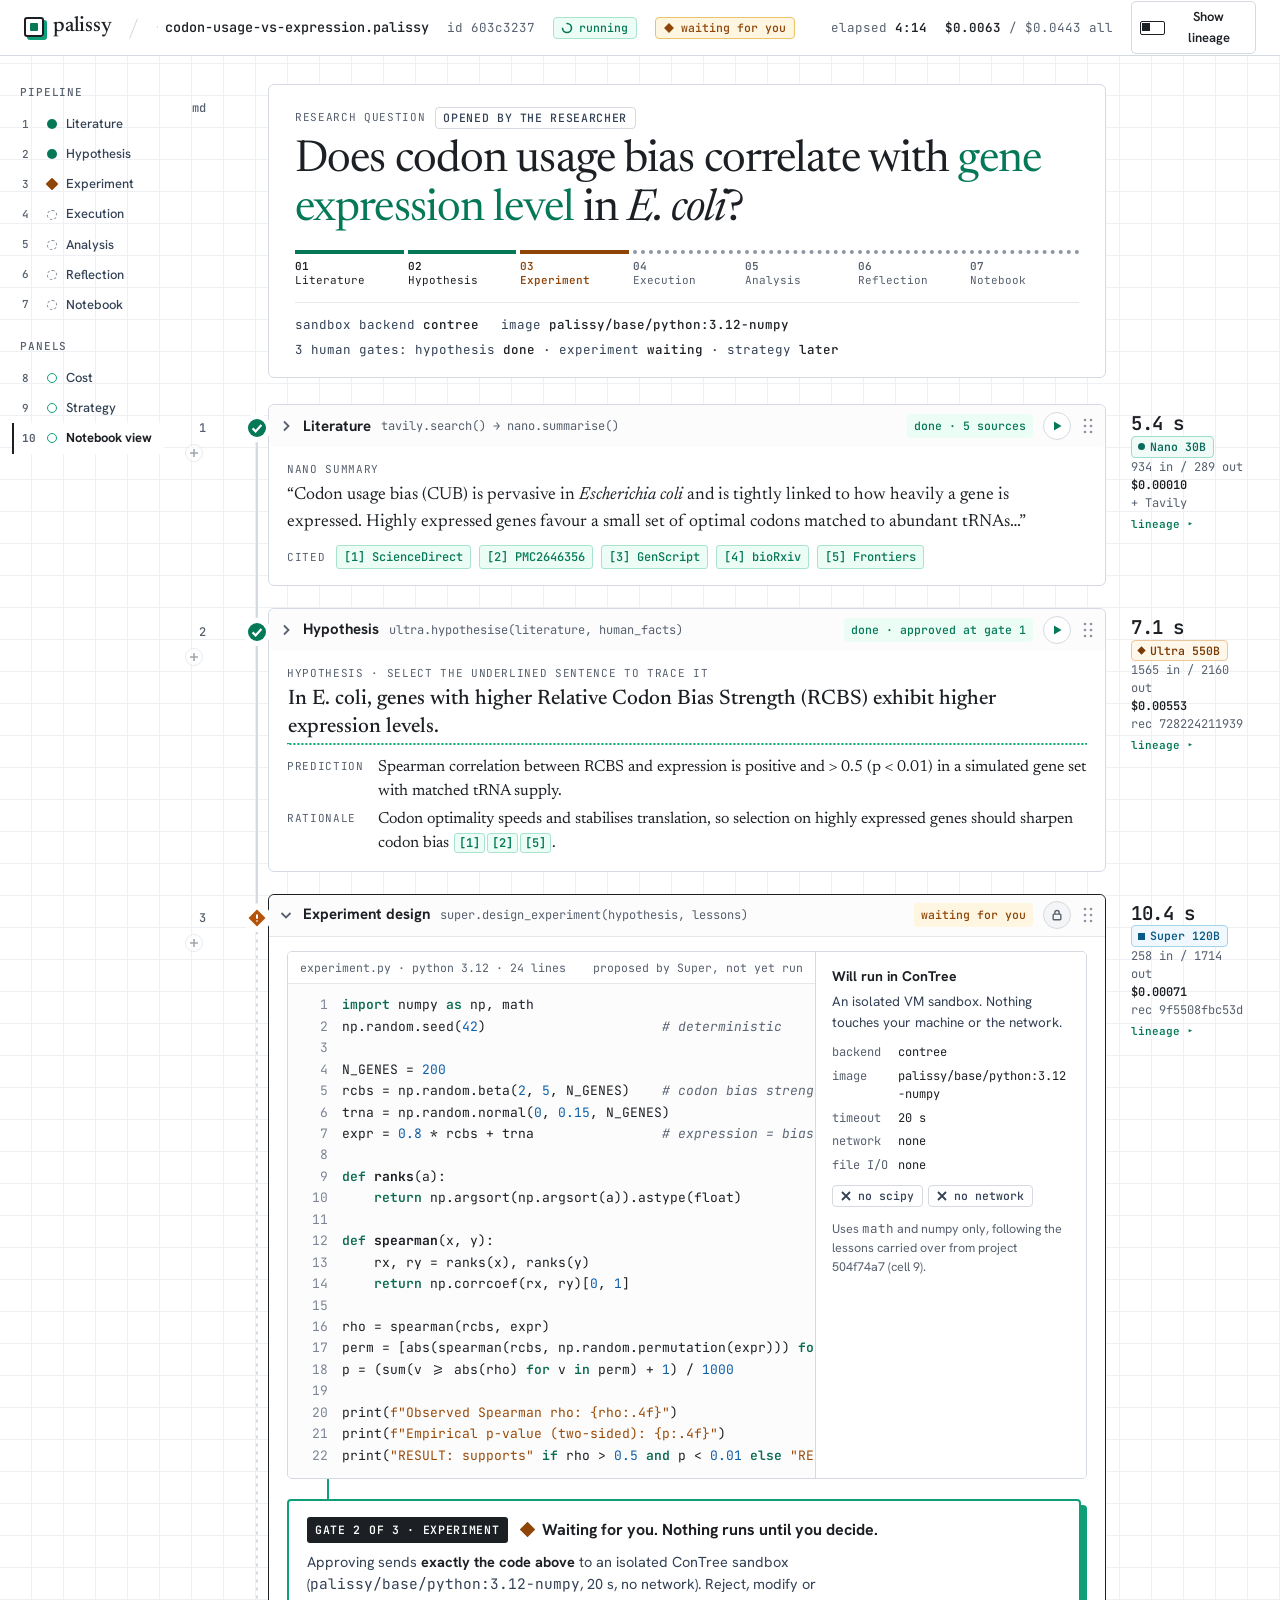
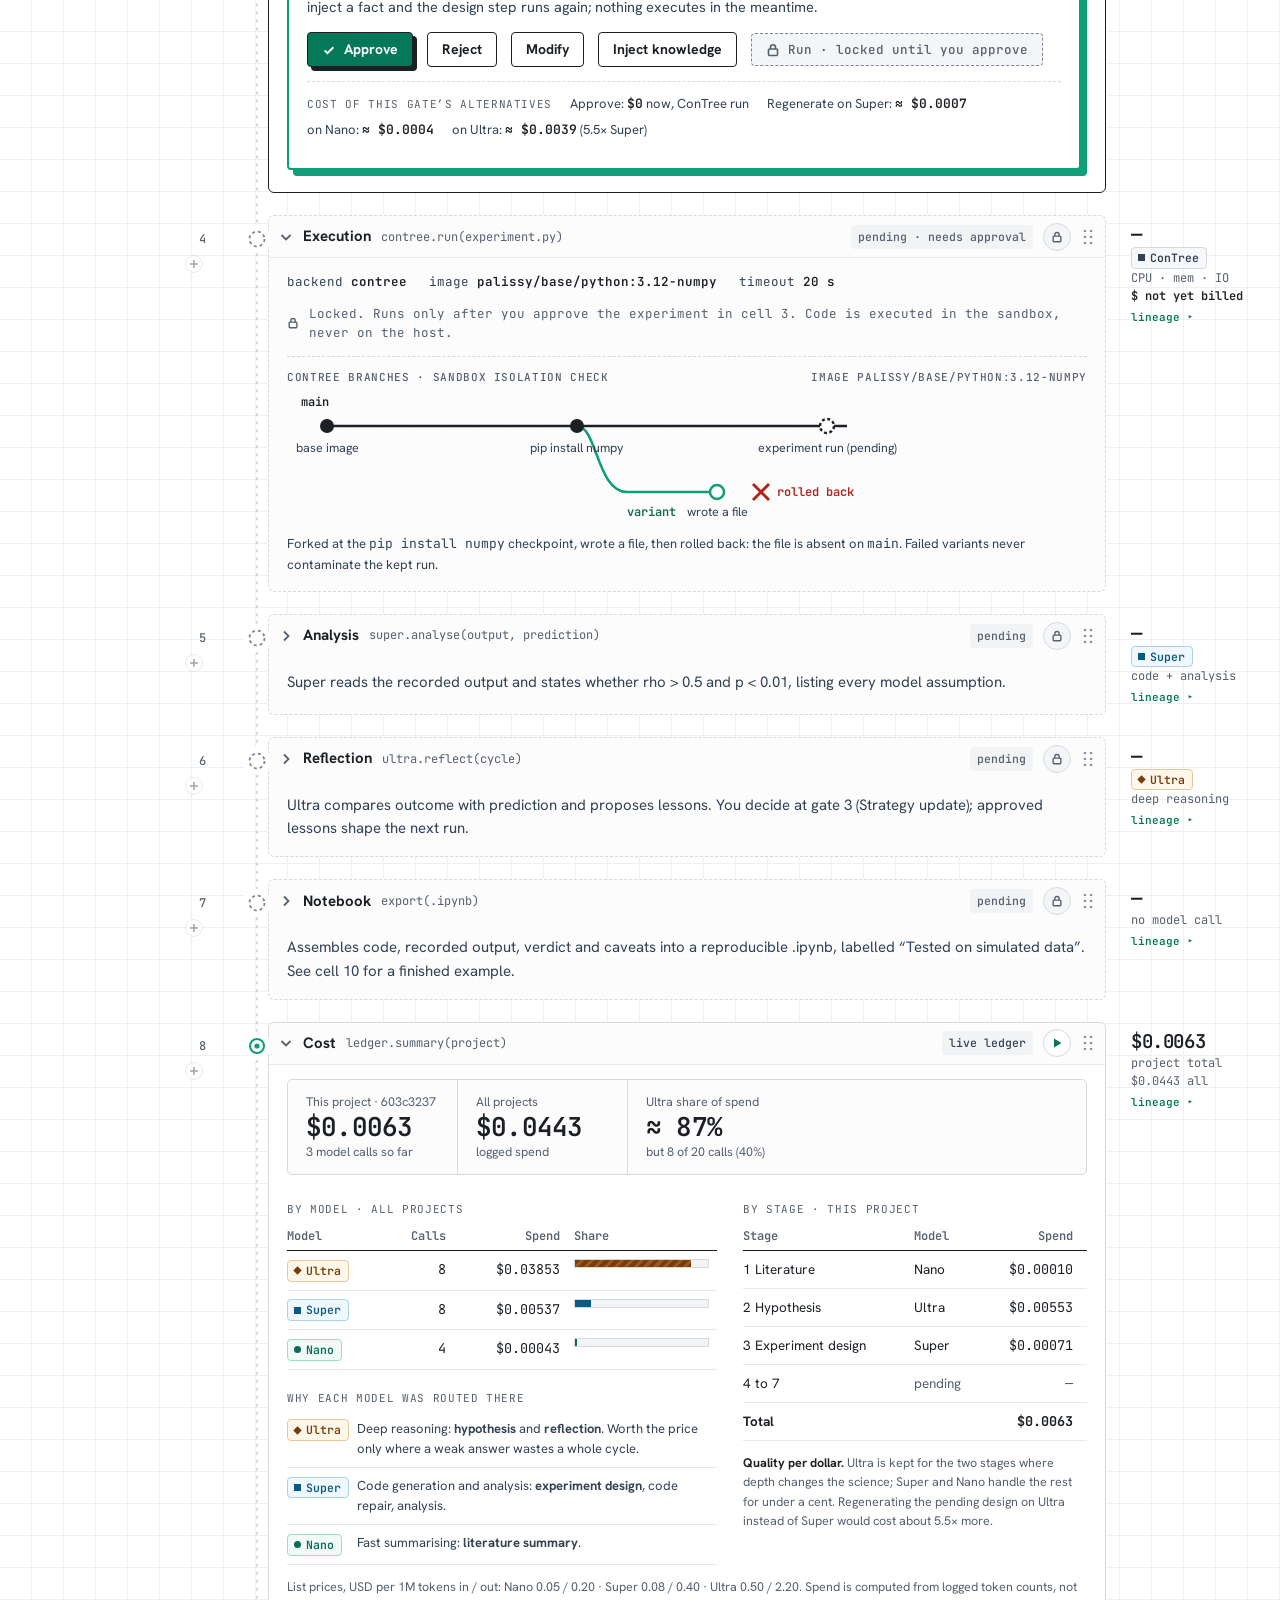
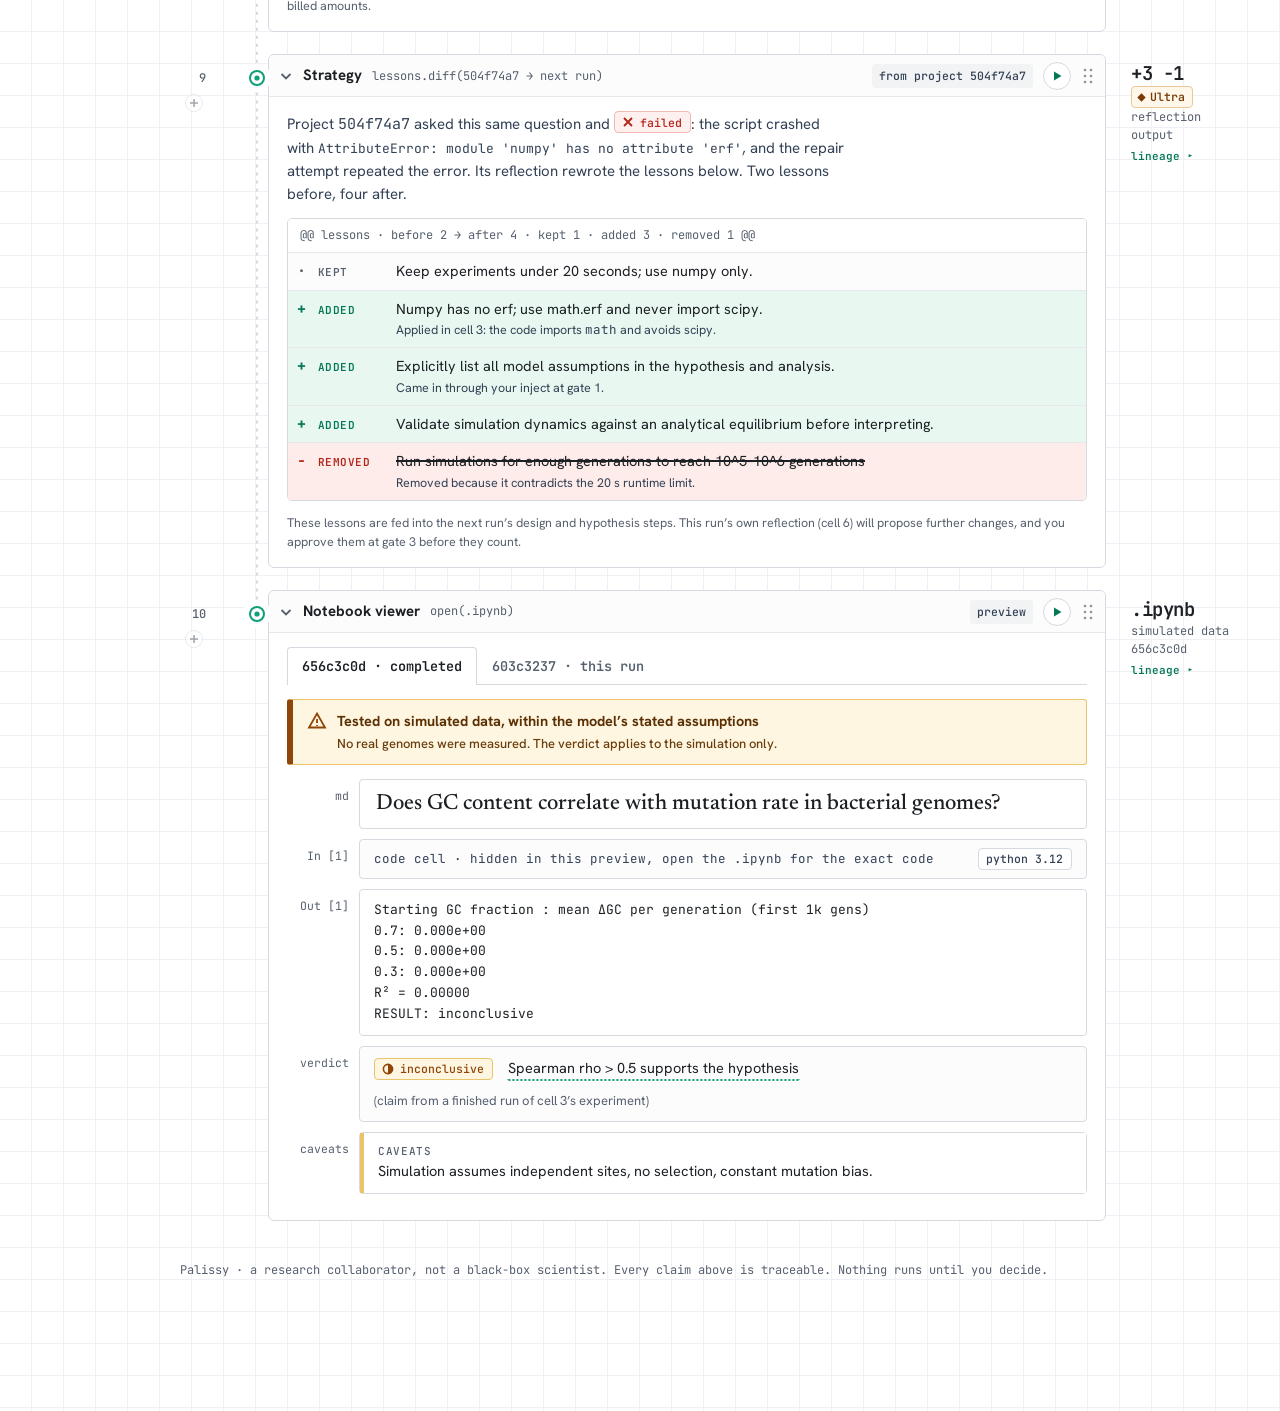
<file: mockups/palissy_project/variant_3_reactive_notebook/index.html>
<!DOCTYPE html>
<html lang="en">
<head>
<meta charset="utf-8">
<meta name="viewport" content="width=device-width, initial-scale=1">
<title>codon-usage-vs-expression.palissy — Palissy</title>
<link rel="preconnect" href="https://fonts.googleapis.com">
<link rel="preconnect" href="https://fonts.gstatic.com" crossorigin>
<link href="https://fonts.googleapis.com/css2?family=Hanken+Grotesk:wght@400;500;600;700&family=JetBrains+Mono:wght@400;500;600&family=Newsreader:ital,opsz,wght@0,6..72,400;0,6..72,500;1,6..72,400&display=swap" rel="stylesheet">
<style>
:root{
  --ink:#1C2024; --ink2:#334155; --mute:#56606E; --line:#E8E8EC; --line2:#D5D9E0;
  --panel:#FCFCFD; --paper:#FFFFFF;
  --em:#10B981; --em-m:#0F9F78; --em-d:#047857; --em-bg:#ECFDF5; --em-line:#A7E3CF;
  --amber:#8F4408; --amber-bg:#FEF6E0; --amber-line:#E9C46A;
  --red:#B42318; --red-bg:#FEF0EE; --red-line:#F2B8B2;
  --sans:"Hanken Grotesk","Segoe UI",system-ui,sans-serif;
  --mono:"JetBrains Mono","Cascadia Mono",ui-monospace,Consolas,monospace;
  --serif:"Newsreader","Iowan Old Style",Georgia,serif;
  --gut:88px; --rail:150px;
}
*{box-sizing:border-box}
[hidden]{display:none!important}
html{scroll-behavior:smooth;scroll-padding-top:120px}
body{
  margin:0;font-family:var(--sans);font-size:15px;line-height:1.55;color:var(--ink);background:#fff;
  background-image:linear-gradient(#EEF0F3 1px,transparent 1px),linear-gradient(90deg,#EEF0F3 1px,transparent 1px);
  background-size:32px 32px;background-position:-1px -1px;
}
button{font:inherit;color:inherit;cursor:pointer}
a{color:var(--em-d)}
:focus-visible{outline:3px solid var(--em-m);outline-offset:2px;border-radius:3px}
.mono{font-family:var(--mono)}
.sr{position:absolute;width:1px;height:1px;overflow:hidden;clip:rect(0 0 0 0);white-space:nowrap}
svg{display:block}

/* ---------- top bar ---------- */
.topbar{position:sticky;top:0;z-index:40;background:#fff;border-bottom:1px solid var(--line2);height:56px;display:flex;align-items:center;gap:18px;padding:0 24px}
.brand{display:flex;align-items:center;gap:9px;text-decoration:none;color:var(--ink);font-family:var(--serif);font-size:21px;font-weight:500;letter-spacing:-.01em}
.brand i{width:20px;height:20px;border:2px solid var(--ink);border-radius:3px;box-shadow:3px 3px 0 var(--em-m);display:block;position:relative}
.brand i::after{content:"";position:absolute;inset:4px;background:var(--em-d);border-radius:1px}
.sep{color:var(--line2);font-size:22px;font-weight:300}
.fname{font-family:var(--mono);font-size:13.5px;font-weight:500;color:var(--ink);display:flex;align-items:center;gap:7px;min-width:0;white-space:nowrap;overflow:hidden;text-overflow:ellipsis}
.pid{font-family:var(--mono);font-size:12.5px;color:var(--mute);white-space:nowrap}
.chip{display:inline-flex;align-items:center;gap:6px;font-family:var(--mono);font-size:11.5px;font-weight:500;line-height:1;padding:4px 8px 4px 7px;border:1px solid var(--line2);border-radius:4px;background:#fff;color:var(--ink2);white-space:nowrap}
.chip svg{width:12px;height:12px;flex:none}
.chip.run{border-color:var(--em-line);background:var(--em-bg);color:var(--em-d)}
.chip.wait{border-color:var(--amber-line);background:var(--amber-bg);color:var(--amber)}
.chip.ok{border-color:var(--em-line);background:var(--em-bg);color:var(--em-d)}
.chip.fail{border-color:var(--red-line);background:var(--red-bg);color:var(--red)}
.chip.inc{border-color:var(--amber-line);background:var(--amber-bg);color:var(--amber)}
.spacer{flex:1}
.tstat{font-family:var(--mono);font-size:12.5px;color:var(--mute);white-space:nowrap}
.tstat b{color:var(--ink);font-weight:600}
.switch{display:flex;align-items:center;gap:8px;border:1px solid var(--line2);background:#fff;border-radius:5px;padding:5px 10px 5px 8px;font-size:13px;font-weight:600;color:var(--ink)}
.switch .tk{width:26px;height:14px;border:1.5px solid var(--ink);border-radius:2px;position:relative;background:#fff}
.switch .tk::after{content:"";position:absolute;top:1px;left:1px;width:8px;height:8px;background:var(--ink);transition:transform .15s}
.switch[aria-checked="true"]{background:var(--em-bg);border-color:var(--em-m)}
.switch[aria-checked="true"] .tk{background:var(--em-d);border-color:var(--em-d)}
.switch[aria-checked="true"] .tk::after{transform:translateX(12px);background:#fff}

/* ---------- page layout ---------- */
.page{display:grid;grid-template-columns:168px minmax(0,1fr);gap:0;max-width:1400px;margin:0 auto;padding:28px 24px 120px 12px}
body.drawer-open .page{padding-right:392px;max-width:none;margin:0}
body.drawer-open .minimap{display:none}
body.drawer-open .page{grid-template-columns:minmax(0,1fr)}
.minimap{position:sticky;top:84px;align-self:start;padding-right:16px;font-size:13px}
.minimap h2{font-family:var(--mono);font-size:11px;font-weight:500;letter-spacing:.08em;text-transform:uppercase;color:var(--mute);margin:0 0 8px 8px}
.minimap ol{list-style:none;margin:0 0 18px;padding:0;position:relative}
.minimap a{display:flex;align-items:center;gap:9px;padding:5px 8px;text-decoration:none;color:var(--ink2);border-left:2px solid transparent;font-weight:500}
.minimap a:hover{background:#F4F6F8;color:var(--ink)}
.minimap a[aria-current="true"]{border-left-color:var(--ink);color:var(--ink);font-weight:700;background:#fff}
.minimap a.up{border-left-color:var(--em-m);background:var(--em-bg);color:var(--em-d)}
.minimap .n{font-family:var(--mono);font-size:11px;width:16px;color:var(--mute)}
.mdot{width:10px;height:10px;flex:none;border-radius:50%}
.mdot[data-s="done"]{background:var(--em-d)}
.mdot[data-s="running"]{border:2px solid var(--em-d);border-top-color:transparent;animation:spin 1s linear infinite}
.mdot[data-s="waiting"]{background:var(--amber);border-radius:1px;transform:rotate(45deg) scale(.9)}
.mdot[data-s="pending"]{border:1.5px dashed #7C8696}
.mdot[data-s="ext"]{border:1.5px solid var(--em-m);background:#fff}

.nb{position:relative;min-width:0}
#lineSvg{position:absolute;left:0;top:0;width:100%;height:100%;pointer-events:none;z-index:5;overflow:visible}
.spine{stroke:var(--line2);stroke-width:2}
.spine.dash{stroke-dasharray:3 5}
.arc{fill:none;stroke:var(--em-line);stroke-width:1.5;opacity:0;transition:opacity .15s}
body.lineage .arc{opacity:.9}
.arc.hot{stroke:var(--em-d);stroke-width:2.5;opacity:1}
body.sel:not(.lineage) .arc:not(.hot){display:none}
body.sel .arc:not(.hot){opacity:.25}

/* ---------- cells ---------- */
.cell{display:grid;grid-template-columns:var(--gut) minmax(0,1fr) var(--rail);margin-bottom:22px;position:relative;transition:opacity .15s}
body.sel .cell:not(.up):not(.picked){opacity:.5}
.gut{position:relative}
.num{position:absolute;left:0;top:13px;font-family:var(--mono);font-size:12px;font-weight:500;color:var(--mute);width:26px;text-align:right;background:none;border:0;padding:2px 0;border-radius:3px}
.num:hover{color:var(--ink);text-decoration:underline}
.ins{position:absolute;left:5px;top:40px;width:18px;height:18px;border:1px solid var(--line2);border-radius:50%;background:#fff;color:var(--mute);padding:0;display:grid;place-items:center;opacity:.55}
.ins svg{width:10px;height:10px}
.cell:hover .ins,.ins:focus-visible{opacity:1;border-color:var(--ink);color:var(--ink)}
.dot{position:absolute;left:63px;top:10px;width:28px;height:28px;background:#fff;border-radius:50%;display:grid;place-items:center;z-index:6}
.dot svg{width:20px;height:20px}
.spin{animation:spin 1s linear infinite;transform-origin:center}
@keyframes spin{to{transform:rotate(360deg)}}
@keyframes pulse{0%,100%{box-shadow:0 0 0 0 rgba(180,83,9,.45)}50%{box-shadow:0 0 0 6px rgba(180,83,9,0)}}

.body{background:var(--paper);border:1px solid var(--line2);border-radius:6px;min-width:0;position:relative}
.cell.up .body{border-color:var(--em-m);box-shadow:-3px 0 0 var(--em-m)}
.cell.picked .body{border-color:var(--ink)}
.cell[data-state="pending"] .body{background:rgba(252,252,253,.85);border-style:dashed}
.cell[data-state="waiting"] .body,.cell[data-state="running"] .body{border-color:var(--ink);border-width:1.5px}

.chead{display:flex;align-items:center;gap:10px;padding:0 10px 0 4px;min-height:42px;border-bottom:1px solid var(--line);background:var(--panel);border-radius:6px 6px 0 0}
.cell[data-open="false"] .chead{border-bottom:0;border-radius:6px}
.tog{display:flex;align-items:center;gap:10px;flex:1;min-width:0;background:none;border:0;padding:8px 6px;text-align:left}
.tog .chev{width:14px;height:14px;flex:none;color:var(--mute);transition:transform .15s}
.cell[data-open="true"] .tog .chev{transform:rotate(90deg)}
.stitle{font-weight:700;font-size:15px}
.scall{font-family:var(--mono);font-size:12px;color:var(--mute);white-space:nowrap;overflow:hidden;text-overflow:ellipsis}
.slabel{font-family:var(--mono);font-size:11.5px;font-weight:500;padding:3px 7px;border-radius:4px;white-space:nowrap}
[data-state="done"] .slabel{color:var(--em-d);background:var(--em-bg)}
[data-state="running"] .slabel{color:var(--em-d);background:var(--em-bg)}
[data-state="waiting"] .slabel{color:var(--amber);background:var(--amber-bg)}
[data-state="pending"] .slabel{color:var(--mute);background:#F1F3F5}
[data-state="ext"] .slabel{color:var(--ink2);background:#F1F3F5}
.runb{width:28px;height:28px;border:1px solid var(--line2);border-radius:50%;background:#fff;display:grid;place-items:center;padding:0;color:var(--em-d)}
.runb svg{width:12px;height:12px}
.runb:hover:not([aria-disabled="true"]){border-color:var(--em-d);background:var(--em-bg)}
.runb[aria-disabled="true"]{color:var(--mute);background:#F4F5F7;cursor:not-allowed}
.grip{width:14px;height:18px;color:#8A94A3;flex:none}
.cout{padding:14px 18px 16px}
.cell[data-open="false"] .more{display:none}
.sum{margin:0}
.kicker{font-family:var(--mono);font-size:11px;letter-spacing:.06em;text-transform:uppercase;color:var(--mute);margin:0 0 4px}
.quote{font-family:var(--serif);font-size:17.5px;line-height:1.5;margin:0;color:var(--ink)}
.quote em{font-style:italic}
.hl{font-family:var(--serif);font-size:21px;line-height:1.35;margin:0 0 10px;font-weight:500;letter-spacing:-.005em}
.kv{display:grid;grid-template-columns:auto 1fr;gap:4px 14px;margin:10px 0 0;font-size:14px}
.kv dt{font-family:var(--mono);font-size:11px;letter-spacing:.06em;text-transform:uppercase;color:var(--mute);padding-top:3px}
.kv dd{margin:0;font-family:var(--serif);font-size:16px;line-height:1.5}

/* claims & citations */
.claim{background:none;border:0;padding:0 1px;margin:0;font:inherit;color:inherit;text-align:left;cursor:pointer;border-bottom:2px dotted var(--em-m);border-radius:1px}
.claim:hover{background:var(--em-bg)}
.claim[aria-expanded="true"]{background:var(--em-bg);border-bottom-style:solid}
.cite{font-family:var(--mono);font-size:12px;font-weight:600;background:var(--em-bg);border:1px solid var(--em-line);color:var(--em-d);border-radius:3px;padding:0 4px;margin:0 1px;cursor:pointer;line-height:1.5;vertical-align:baseline}
.cite:hover,.cite[aria-expanded="true"]{background:var(--em-d);color:#fff;border-color:var(--em-d)}
.srcrow{display:flex;flex-wrap:wrap;gap:6px;margin-top:10px}
.srcrow .cite{font-size:12px;padding:2px 7px;font-weight:500}
.srclist{list-style:none;margin:14px 0 0;padding:0;border-top:1px solid var(--line)}
.srclist li{display:grid;grid-template-columns:34px 1fr;gap:6px;padding:8px 0;border-bottom:1px solid var(--line);align-items:baseline}
.srclist .t{font-weight:600;font-size:14px}
.srclist .u{font-family:var(--mono);font-size:11.5px;color:var(--mute);word-break:break-all}

/* rail */
.rail{padding-left:14px;min-width:0}
.railbtn{display:block;width:100%;text-align:left;background:none;border:1px solid transparent;border-radius:5px;padding:8px 8px 8px 10px;font-family:var(--mono);font-size:12px;color:var(--ink2);line-height:1.5}
.railbtn:hover{border-color:var(--line2);background:#fff}
.railbtn[aria-expanded="true"]{border-color:var(--ink);background:#fff}
.railbtn .lat{display:block;font-size:19px;font-weight:600;color:var(--ink);letter-spacing:-.02em;line-height:1.2}
.railbtn .cost{font-weight:600;color:var(--ink)}
.railbtn .tk{display:block;color:var(--mute)}
.railbtn .tr{display:block;margin-top:4px;font-size:11px;color:var(--em-d);font-weight:600}
.railbtn .chip{margin:5px 0 4px}
.mchip{display:inline-flex;align-items:center;gap:5px;font-family:var(--mono);font-size:11.5px;font-weight:600;padding:3px 7px 3px 6px;border-radius:4px;border:1px solid;line-height:1.2}
.mchip::before{content:"";width:7px;height:7px;background:currentColor;flex:none}
.mchip.nano{color:#0B6B5B;border-color:#9BDCCB;background:#F0FBF8}
.mchip.nano::before{border-radius:50%}
.mchip.super{color:#0A5A86;border-color:#A8D3EC;background:#F1F8FD}
.mchip.super::before{}
.mchip.ultra{color:#7A3B06;border-color:#E9C79B;background:#FFF7EA}
.mchip.ultra::before{transform:rotate(45deg) scale(.85)}
.mchip.cts{color:var(--ink2);border-color:var(--line2);background:#F6F7F9}

.trace{display:none;margin:0;padding:12px 18px 14px;border-top:1px dashed var(--line2);background:var(--panel);font-family:var(--mono);font-size:12px;color:var(--ink2);border-radius:0 0 6px 6px}
.trace.on{display:block}
.trace h4{margin:0 0 6px;font-size:11px;letter-spacing:.06em;text-transform:uppercase;color:var(--mute);font-weight:500}
.trace ol{list-style:none;margin:0;padding:0 0 0 14px;border-left:2px solid var(--em-line)}
.trace li{position:relative;padding:2px 0 2px 10px}
.trace li::before{content:"";position:absolute;left:-19px;top:10px;width:8px;height:8px;background:#fff;border:2px solid var(--em-d);border-radius:50%}
.trace li b{color:var(--ink);font-weight:600}

/* code */
.codegrid{display:grid;grid-template-columns:minmax(0,1fr) 270px;gap:0;border:1px solid var(--line2);border-radius:5px;background:var(--panel);overflow:hidden}
.codewrap{min-width:0;border-right:1px solid var(--line2)}
.codebar{display:flex;align-items:center;justify-content:space-between;gap:8px;padding:7px 12px;border-bottom:1px solid var(--line);font-family:var(--mono);font-size:11.5px;color:var(--mute);background:#fff}
pre.code{margin:0;padding:10px 0 12px;font-family:var(--mono);font-size:13px;line-height:1.65;overflow-x:auto;counter-reset:ln;background:var(--panel);color:var(--ink);tab-size:4}
pre.code code{display:block;min-width:max-content;font-family:inherit}
.l{display:block;counter-increment:ln;padding-right:16px;white-space:pre;min-height:1.65em}
.l::before{content:counter(ln);display:inline-block;width:40px;padding-right:14px;text-align:right;color:#7C8696;position:sticky;left:0;background:var(--panel)}
.k{color:#0B6B50;font-weight:600}.f{color:#1C2024;font-weight:700}.n{color:#0F5FA8}.s{color:#9A4A06}.c{color:#5B6676;font-style:italic}
.willrun{padding:14px 16px;font-size:13.5px;background:#fff}
.willrun h3{margin:0 0 4px;font-size:14px;font-weight:700}
.willrun p{margin:0 0 10px;color:var(--ink2);font-size:13.5px}
.willrun dl{margin:0;display:grid;grid-template-columns:auto 1fr;gap:5px 10px;font-family:var(--mono);font-size:12px}
.willrun dt{color:var(--mute)}
.willrun dd{margin:0;color:var(--ink);word-break:break-all}
.neg{color:var(--ink)}
.willrun .no{display:flex;flex-wrap:wrap;gap:5px;margin:10px 0 0}

/* decision cell */
.decision{position:relative;margin:20px 6px 6px 0;background:#fff;border:2px solid var(--em-m);border-radius:4px;box-shadow:6px 6px 0 var(--em-m);padding:16px 18px 16px}
.decision::before{content:"";position:absolute;left:38px;top:-22px;width:2px;height:20px;background:var(--em-m)}
.dhead{display:flex;flex-wrap:wrap;align-items:center;gap:8px 14px;margin-bottom:8px}
.gate-tag{font-family:var(--mono);font-size:11.5px;font-weight:600;letter-spacing:.06em;text-transform:uppercase;background:var(--ink);color:#fff;padding:4px 8px;border-radius:3px}
.waitmsg,.donemsg{font-weight:700;font-size:16px;display:flex;align-items:center;gap:9px}
.waitmsg i{width:11px;height:11px;background:var(--amber);transform:rotate(45deg);animation:pulse 1.8s infinite}
.donemsg{color:var(--em-d)}
.donemsg svg{width:20px;height:20px}
.dcopy{margin:0 0 14px;font-size:14.5px;color:var(--ink2);max-width:66ch}
.dcopy b{color:var(--ink)}
.acts{display:flex;flex-wrap:wrap;gap:12px 14px;align-items:center}
.btn{font-weight:700;font-size:14px;padding:8px 14px;border:1.5px solid var(--ink);background:#fff;border-radius:4px;display:inline-flex;align-items:center;gap:8px;transition:transform .08s,box-shadow .08s;line-height:1.2}
.btn svg{width:14px;height:14px}
.btn:hover{background:#F4F6F8}
.btn[aria-expanded="true"]{background:var(--ink);color:#fff}
.btn.primary{background:var(--em-d);color:#fff;box-shadow:4px 4px 0 var(--ink);border-color:var(--ink)}
.btn.primary:hover{background:#036a4b;transform:translate(-1px,-1px);box-shadow:5px 5px 0 var(--ink)}
.btn.primary:active{transform:translate(4px,4px);box-shadow:0 0 0 var(--ink)}
.btn.lock{border-style:dashed;border-color:#7C8696;color:var(--mute);background:#F4F5F7;cursor:not-allowed;font-family:var(--mono);font-size:12.5px;font-weight:500}
.btn.lock:hover{background:#F4F5F7}
.apanel{margin-top:14px;padding:12px 14px;border:1px solid var(--line2);background:var(--panel);border-radius:4px}
.apanel label{display:block;font-weight:700;font-size:13.5px;margin-bottom:2px}
.apanel .hint{margin:0 0 8px;font-size:13px;color:var(--mute)}
.apanel textarea{width:100%;min-height:76px;resize:vertical;border:1.5px solid var(--ink);border-radius:3px;padding:8px 10px;font-family:var(--sans);font-size:14.5px;background:#fff;color:var(--ink)}
.apanel textarea.codey{font-family:var(--mono);font-size:12.5px;min-height:190px;line-height:1.55}
.apanel .row{display:flex;align-items:center;gap:12px;margin-top:10px;flex-wrap:wrap}
.apanel .err{color:var(--red);font-weight:600;font-size:13px}
.linkbtn{background:none;border:0;padding:2px;color:var(--ink2);text-decoration:underline;text-underline-offset:3px;font-size:13.5px;font-weight:600}
.alts{margin-top:14px;padding-top:12px;border-top:1px dashed var(--line2);font-size:13px;color:var(--ink2);display:flex;flex-wrap:wrap;gap:6px 18px;align-items:baseline}
.alts b{font-family:var(--mono);font-weight:600;color:var(--ink)}
.alts .lab{font-family:var(--mono);font-size:11px;letter-spacing:.06em;text-transform:uppercase;color:var(--mute)}
.dlog{list-style:none;margin:12px 0 0;padding:0;font-size:13.5px}
.dlog li{padding:6px 0;border-top:1px solid var(--line);display:flex;gap:10px}
.dlog .t{font-family:var(--mono);font-size:11.5px;color:var(--mute);white-space:nowrap;padding-top:2px}
.regen{display:flex;align-items:center;gap:10px;margin-top:12px;font-weight:600;color:var(--em-d)}
.regen svg{width:18px;height:18px}

/* execution */
.exstate{display:flex;flex-wrap:wrap;gap:8px 22px;align-items:center;font-family:var(--mono);font-size:12.5px;color:var(--ink2);margin:0 0 12px}
.exstate b{color:var(--ink);font-weight:600}
.lockrow{display:flex;align-items:center;gap:10px;font-family:var(--mono);font-size:12.5px;color:var(--mute);margin:0 0 4px}
.runlive{display:none;margin:2px 0 10px;border:1px solid var(--em-line);background:var(--em-bg);border-radius:4px;padding:10px 12px;font-family:var(--mono);font-size:12.5px;color:var(--ink)}
.runlive.on{display:block}
.runlive .bar{height:6px;background:#fff;border:1px solid var(--em-line);margin-top:8px;position:relative;overflow:hidden}
.runlive .bar i{position:absolute;top:0;left:0;height:100%;width:32%;background:var(--em-d);animation:slide 1.6s ease-in-out infinite}
@keyframes slide{0%{left:-32%}100%{left:100%}}
.runlive ul{list-style:none;margin:0;padding:0}
.branches{margin-top:14px;border-top:1px dashed var(--line2);padding-top:12px}
.branches h4{margin:0 0 6px;font-family:var(--mono);font-size:11px;letter-spacing:.06em;text-transform:uppercase;color:var(--mute);font-weight:500;display:flex;justify-content:space-between;gap:10px;flex-wrap:wrap}
.branches svg{width:100%;max-width:640px;height:auto}
.branches .cap{font-size:13px;color:var(--ink2);margin:4px 0 0}

/* cost */
.tiles{display:flex;flex-wrap:wrap;gap:0;border:1px solid var(--line2);border-radius:5px;background:var(--panel)}
.tile{padding:12px 18px;border-right:1px solid var(--line2);min-width:170px}
.tile:last-child{border-right:0}
.tile .big{font-family:var(--mono);font-size:26px;font-weight:600;letter-spacing:-.03em;line-height:1.2}
.tile .sm{font-size:12.5px;color:var(--mute)}
table.tbl{width:100%;border-collapse:collapse;margin-top:10px;font-size:13.5px}
.tbl caption{text-align:left;font-family:var(--mono);font-size:11px;letter-spacing:.06em;text-transform:uppercase;color:var(--mute);padding:10px 0 4px}
.tbl th{font-weight:600;text-align:left;font-size:12px;color:var(--mute);border-bottom:1.5px solid var(--ink);padding:5px 8px 5px 0;font-family:var(--mono)}
.tbl td{padding:8px 8px 8px 0;border-bottom:1px solid var(--line);vertical-align:top}
.tbl td.m,.tbl th.m{font-family:var(--mono);text-align:right;padding-right:14px;white-space:nowrap}
.tbl .why{color:var(--ink2);font-size:13px}
.bar2{height:9px;background:#F1F3F5;border:1px solid var(--line2);min-width:90px;position:relative}
.bar2 i{position:absolute;inset:0 auto 0 0;background:var(--ink)}
.bar2.u i{background:repeating-linear-gradient(135deg,#7A3B06 0 4px,#9A5A1C 4px 7px)}
.bar2.s i{background:#0A5A86}
.bar2.n i{background:#0B6B5B}
.note{font-size:12.5px;color:var(--mute);margin:12px 0 0}
.twocol{display:grid;grid-template-columns:1.25fr 1fr;gap:26px}

/* strategy diff */
.diff{border:1px solid var(--line2);border-radius:5px;background:var(--panel);font-family:var(--mono);font-size:13px;overflow:hidden}
.diff .dh{padding:7px 12px;border-bottom:1px solid var(--line);background:#fff;color:var(--mute);font-size:12px}
.dl{display:grid;grid-template-columns:26px 74px 1fr;gap:0 4px;padding:7px 12px 7px 0;border-bottom:1px solid var(--line);align-items:baseline;line-height:1.5}
.dl:last-child{border-bottom:0}
.dl .g{text-align:center;font-weight:700;font-size:15px}
.dl .w{font-size:11px;font-weight:600;letter-spacing:.04em;text-transform:uppercase}
.dl .tx{font-family:var(--sans);font-size:14.5px}
.dl .why{display:block;font-size:12.5px;color:var(--ink2);margin-top:2px}
.dl.add{background:#E8F8F0}.dl.add .g,.dl.add .w{color:var(--em-d)}
.dl.del{background:#FDECEA}.dl.del .g,.dl.del .w{color:var(--red)}
.dl.del .tx span.st{text-decoration:line-through;text-decoration-thickness:1.5px}
.dl.keep .g,.dl.keep .w{color:var(--mute)}

/* notebook viewer */
.tabs{display:flex;gap:0;border-bottom:1px solid var(--line2);margin:0 0 14px;flex-wrap:wrap}
.tab{background:none;border:1px solid transparent;border-bottom:0;padding:8px 14px;font-weight:600;font-size:13.5px;font-family:var(--mono);color:var(--mute);margin-bottom:-1px;border-radius:4px 4px 0 0}
.tab[aria-selected="true"]{background:#fff;border-color:var(--line2);color:var(--ink)}
.simban{display:flex;gap:10px;align-items:flex-start;padding:10px 14px;background:var(--amber-bg);border:1.5px solid var(--amber-line);border-left:6px solid var(--amber);border-radius:3px;color:#5C3005;font-weight:700;font-size:14.5px;margin-bottom:14px}
.simban svg{width:20px;height:20px;flex:none;margin-top:1px;color:var(--amber)}
.simban span{display:block;font-weight:500;font-size:13px;color:#6B3D0C;margin-top:1px}
.nbcell{display:grid;grid-template-columns:62px 1fr;gap:0 10px;margin:0 0 10px}
.nbcell .pr{font-family:var(--mono);font-size:11.5px;color:var(--mute);text-align:right;padding-top:8px}
.nbcell .bx{border:1px solid var(--line2);border-radius:4px;background:var(--panel);min-width:0}
.nbcell .bx.md{background:#fff;padding:10px 16px}
.nbcell h3{font-family:var(--serif);font-weight:500;font-size:22px;margin:0;line-height:1.3}
.nbcell .out{font-family:var(--mono);font-size:13px;line-height:1.6;padding:10px 14px;margin:0;white-space:pre-wrap;background:#fff;border-radius:4px}
.hidden-code{display:flex;justify-content:space-between;gap:12px;align-items:center;padding:8px 14px;font-family:var(--mono);font-size:12.5px;color:var(--ink2)}
.verdictrow{display:flex;flex-wrap:wrap;gap:10px 14px;align-items:center;padding:10px 14px;font-size:14.5px}
.caveat{padding:10px 14px;font-size:14.5px;border-left:4px solid var(--amber-line);background:#fff}
.caveat b{font-family:var(--mono);font-size:11px;letter-spacing:.06em;text-transform:uppercase;color:var(--mute);display:block;font-weight:500}
.ref{margin-top:16px;padding-top:14px;border-top:1px dashed var(--line2);font-size:14.5px}
.ref .kicker{margin-bottom:6px}

/* ---------- drawer ---------- */
.drawer{position:fixed;top:56px;right:0;bottom:0;width:380px;background:#fff;border-left:2px solid var(--ink);z-index:30;overflow-y:auto;padding:18px 20px 40px;box-shadow:-6px 0 0 rgba(28,32,36,.08)}
.drawer[hidden]{display:none}
.drawer .dtop{display:flex;justify-content:space-between;align-items:flex-start;gap:10px}
.drawer h2{font-family:var(--mono);font-size:11px;letter-spacing:.08em;text-transform:uppercase;color:var(--mute);margin:0;font-weight:500}
.xbtn{width:30px;height:30px;border:1px solid var(--line2);background:#fff;border-radius:4px;display:grid;place-items:center;padding:0;flex:none}
.xbtn svg{width:12px;height:12px}
.xbtn:hover{border-color:var(--ink)}
.drawer .ctext{font-family:var(--serif);font-size:19px;line-height:1.4;margin:8px 0 6px;border-left:3px solid var(--em-m);padding-left:12px}
.drawer .cnote{font-size:13px;color:var(--ink2);margin:0 0 14px}
.chain{list-style:none;margin:0;padding:0;position:relative}
.nd{position:relative;padding:0 0 16px 40px}
.nd::before{content:"";position:absolute;left:13px;top:28px;bottom:0;width:2px;background:var(--em-m)}
.nd:last-child::before{display:none}
.nd .ic{position:absolute;left:0;top:0;width:28px;height:28px;border:1.5px solid var(--ink);background:#fff;display:grid;place-items:center;border-radius:4px}
.nd .ic svg{width:15px;height:15px}
.nd[data-k="human"] .ic{background:var(--amber-bg);border-color:var(--amber)}
.nd[data-k="run"] .ic{background:var(--ink);color:#fff}
.nd[data-k="model"] .ic{background:var(--em-bg);border-color:var(--em-d)}
.nd .k{font-family:var(--mono);font-size:10.5px;letter-spacing:.07em;text-transform:uppercase;color:var(--mute)}
.nd .tt{font-weight:700;font-size:14.5px;line-height:1.3}
.nd .id{font-family:var(--mono);font-size:11.5px;color:var(--em-d);font-weight:600}
.nd dl{margin:4px 0 0;display:grid;grid-template-columns:auto 1fr;gap:1px 10px;font-family:var(--mono);font-size:12px}
.nd dt{color:var(--mute)}.nd dd{margin:0;color:var(--ink);word-break:break-word}
.nd.claimnd .ic{background:var(--em-d);color:#fff;border-color:var(--em-d)}
.drawer .tot{border-top:1.5px solid var(--ink);padding-top:10px;font-family:var(--mono);font-size:12px;color:var(--ink2)}

.toast{position:fixed;left:50%;bottom:22px;transform:translateX(-50%);z-index:50;background:var(--ink);color:#fff;padding:10px 16px;border-radius:4px;font-weight:600;font-size:14px;box-shadow:4px 4px 0 var(--em-m);max-width:90vw}
.toast[hidden]{display:none}

.mdcell{display:grid;grid-template-columns:var(--gut) minmax(0,1fr) var(--rail);margin-bottom:26px}
.mdcell .num{left:0}
.titlebox{grid-column:2;background:#fff;border:1px solid var(--line2);border-radius:6px;padding:22px 26px 18px;position:relative}
.titlebox .kicker{display:flex;gap:10px;align-items:center;flex-wrap:wrap}
.titlebox h1{font-family:var(--serif);font-weight:400;font-size:clamp(28px,3.6vw,44px);line-height:1.13;letter-spacing:-.02em;margin:8px 0 14px}
.titlebox h1 em{font-style:normal;color:var(--em-d)}
.statusline{display:flex;flex-wrap:wrap;gap:6px 22px;font-family:var(--mono);font-size:12.5px;color:var(--ink2);padding-top:12px;border-top:1px solid var(--line)}
.statusline b{color:var(--ink);font-weight:500}
.pipe{display:grid;grid-template-columns:repeat(7,1fr);gap:4px;margin:0 0 14px;padding:0;list-style:none}
.pipe li{font-family:var(--mono);font-size:11px;color:var(--mute);border-top:4px solid var(--line2);padding-top:5px;line-height:1.3}
.pipe li[data-s="done"]{border-top-color:var(--em-d);color:var(--ink)}
.pipe li[data-s="waiting"]{border-top:4px solid var(--amber);color:var(--amber);font-weight:600}
.pipe li[data-s="running"]{border-top:4px solid var(--em-d);color:var(--em-d);font-weight:600}
.pipe li[data-s="pending"]{border-top:4px dotted #8C96A4}
.pipe b{display:block;font-weight:600}

.foot{margin-top:40px;font-family:var(--mono);font-size:12px;color:var(--mute)}

/* ---------- responsive ---------- */
@media (max-width:1180px){
  .page{grid-template-columns:minmax(0,1fr);padding-left:14px}
  .minimap{position:sticky;top:56px;z-index:20;padding:0;margin:-28px -24px 20px -14px;background:#fff;border-bottom:1px solid var(--line2);overflow-x:auto}
  .minimap h2{display:none}
  .minimap ol{display:flex;margin:0}
  .minimap ol + ol{border-left:1px solid var(--line2);margin:0}
  .minimap a{white-space:nowrap;border-left:0;border-bottom:3px solid transparent;padding:10px 12px}
  .minimap a[aria-current="true"]{border-bottom-color:var(--ink)}
  .minimap a.up{border-bottom-color:var(--em-m)}
  html{scroll-padding-top:130px}
  :root{--rail:132px}
}
@media (max-width:860px){
  .codegrid,.twocol{grid-template-columns:minmax(0,1fr)}
  .codewrap{border-right:0;border-bottom:1px solid var(--line2)}
  .dlog li,.tile{min-width:0}
}
@media (max-width:760px){
  :root{--gut:40px}
  .topbar{padding:0 12px;gap:8px}
  .fname{display:none}
  .switch{padding:5px 8px}
  .tstat .al,.tstat.el,.pid,.sep,.switch span.lbl{display:none}
  .topbar .chip.wait{display:none}
  .page{padding:16px 10px 100px 8px}
  .minimap{margin:-16px -10px 16px -8px}
  .cell,.mdcell{grid-template-columns:var(--gut) minmax(0,1fr);}
  .rail{grid-column:2;padding:6px 0 0}
  .railbtn{display:flex;flex-wrap:wrap;align-items:center;gap:2px 12px;padding:6px 8px;border-color:var(--line)}
  .railbtn .lat{font-size:15px}
  .railbtn .chip,.railbtn .mchip{margin:0}
  .railbtn .tr{margin:0}
  .num{left:2px;top:44px;width:24px;text-align:center}
  .ins{display:none}
  .dot{left:6px}
  #lineSvg .arc{display:none}
  .titlebox{grid-column:2;padding:16px}
  .cout{padding:12px 12px 14px}
  .scall{display:none}
  .pipe{grid-template-columns:repeat(7,minmax(0,1fr))}
  .pipe b{font-size:0}.pipe b::after{content:attr(data-n);font-size:11px}
  .pipe li span{display:none}
  .decision{margin-right:4px;padding:14px 12px;box-shadow:5px 5px 0 var(--em-m)}
  .decision::before{left:16px}
  .btn{padding:9px 12px}
  .drawer{width:100%;top:auto;height:72vh;border-left:0;border-top:2px solid var(--ink)}
  body.drawer-open .page{padding-right:10px}
  .tile{border-right:0;border-bottom:1px solid var(--line2);width:100%}
  .nbcell{grid-template-columns:1fr}.nbcell .pr{text-align:left;padding:0 0 3px}
  .hl{font-size:19px}
}
@media (prefers-reduced-motion:reduce){
  *{animation:none!important;transition:none!important;scroll-behavior:auto!important}
}
</style>
</head>
<body>

<!-- icon sprite -->
<svg width="0" height="0" style="position:absolute" aria-hidden="true">
  <symbol id="i-play" viewBox="0 0 12 12"><path d="M3 1.5v9l7.5-4.5z" fill="currentColor"/></symbol>
  <symbol id="i-lock" viewBox="0 0 14 14"><rect x="2.5" y="6" width="9" height="6.5" rx="1" fill="none" stroke="currentColor" stroke-width="1.6"/><path d="M4.5 6V4.2a2.5 2.5 0 015 0V6" fill="none" stroke="currentColor" stroke-width="1.6"/></symbol>
  <symbol id="i-chev" viewBox="0 0 14 14"><path d="M5 2.5L9.5 7 5 11.5" fill="none" stroke="currentColor" stroke-width="1.8"/></symbol>
  <symbol id="i-grip" viewBox="0 0 14 18"><g fill="currentColor"><circle cx="4" cy="3" r="1.3"/><circle cx="10" cy="3" r="1.3"/><circle cx="4" cy="9" r="1.3"/><circle cx="10" cy="9" r="1.3"/><circle cx="4" cy="15" r="1.3"/><circle cx="10" cy="15" r="1.3"/></g></symbol>
  <symbol id="i-plus" viewBox="0 0 10 10"><path d="M5 1v8M1 5h8" stroke="currentColor" stroke-width="1.6" fill="none"/></symbol>
  <symbol id="i-x" viewBox="0 0 12 12"><path d="M2 2l8 8M10 2l-8 8" stroke="currentColor" stroke-width="1.8" fill="none"/></symbol>
  <symbol id="i-check" viewBox="0 0 16 16"><path d="M3 8.5l3.2 3.2L13 4.8" stroke="currentColor" stroke-width="2.2" fill="none"/></symbol>
  <symbol id="i-doc" viewBox="0 0 16 16"><path d="M3.5 1.5h6l3 3v10h-9z M9.5 1.5v3h3 M5.5 8h5 M5.5 10.5h5" fill="none" stroke="currentColor" stroke-width="1.5"/></symbol>
  <symbol id="i-model" viewBox="0 0 16 16"><rect x="3.5" y="3.5" width="9" height="9" fill="none" stroke="currentColor" stroke-width="1.5"/><path d="M6 1v2.5M10 1v2.5M6 12.5V15M10 12.5V15M1 6h2.5M1 10h2.5M12.5 6H15M12.5 10H15" stroke="currentColor" stroke-width="1.5"/></symbol>
  <symbol id="i-cube" viewBox="0 0 16 16"><path d="M8 1.5l6 3v7l-6 3-6-3v-7z M2 4.5l6 3 6-3 M8 7.5v7" fill="none" stroke="currentColor" stroke-width="1.5"/></symbol>
  <symbol id="i-hand" viewBox="0 0 16 16"><circle cx="8" cy="4.5" r="2.5" fill="none" stroke="currentColor" stroke-width="1.5"/><path d="M3 14c0-3 2-5 5-5s5 2 5 5" fill="none" stroke="currentColor" stroke-width="1.5"/></symbol>
  <symbol id="i-warn" viewBox="0 0 20 20"><path d="M10 2.5l8 14H2z" fill="none" stroke="currentColor" stroke-width="1.8"/><path d="M10 8v4M10 14v1" stroke="currentColor" stroke-width="1.8"/></symbol>
  <symbol id="i-file" viewBox="0 0 16 16"><path d="M3.5 1.5h6l3 3v10h-9z" fill="none" stroke="currentColor" stroke-width="1.5"/></symbol>
</svg>

<a class="sr" href="#c3">Skip to the pending gate</a>

<header class="topbar">
  <a class="brand" href="#top" aria-label="Palissy home"><i></i>palissy</a>
  <span class="sep">/</span>
  <span class="fname"><svg width="14" height="14" aria-hidden="true"><use href="#i-file"/></svg>codon-usage-vs-expression.palissy</span>
  <span class="pid">id 603c3237</span>
  <span class="chip run" id="topStatus"><svg viewBox="0 0 12 12" aria-hidden="true"><circle cx="6" cy="6" r="4.5" fill="none" stroke="currentColor" stroke-width="1.6" stroke-dasharray="14 6"/></svg>running</span>
  <span class="chip wait" id="topWait"><svg viewBox="0 0 12 12" aria-hidden="true"><rect x="2.5" y="2.5" width="7" height="7" transform="rotate(45 6 6)" fill="currentColor"/></svg>waiting for you</span>
  <span class="spacer"></span>
  <span class="tstat el" title="Wall-clock time since the question was posed">elapsed <b id="elapsed">4:12</b></span>
  <span class="tstat sp" title="Spend on this project. All projects: $0.0443"><b>$0.0063</b> <span class="al" style="color:var(--mute)">/ $0.0443 all</span></span>
  <button class="switch" id="lineBtn" role="switch" aria-checked="false"><span class="tk"></span><span class="lbl">Show lineage</span></button>
</header>

<main class="page" id="top">
  <nav class="minimap" aria-label="Notebook cells">
    <h2>Pipeline</h2>
    <ol id="mm1">
      <li><a href="#c1" data-c="c1"><span class="n">1</span><span class="mdot" data-s="done"></span>Literature</a></li>
      <li><a href="#c2" data-c="c2"><span class="n">2</span><span class="mdot" data-s="done"></span>Hypothesis</a></li>
      <li><a href="#c3" data-c="c3"><span class="n">3</span><span class="mdot" data-s="waiting"></span>Experiment</a></li>
      <li><a href="#c4" data-c="c4"><span class="n">4</span><span class="mdot" data-s="pending"></span>Execution</a></li>
      <li><a href="#c5" data-c="c5"><span class="n">5</span><span class="mdot" data-s="pending"></span>Analysis</a></li>
      <li><a href="#c6" data-c="c6"><span class="n">6</span><span class="mdot" data-s="pending"></span>Reflection</a></li>
      <li><a href="#c7" data-c="c7"><span class="n">7</span><span class="mdot" data-s="pending"></span>Notebook</a></li>
    </ol>
    <h2>Panels</h2>
    <ol id="mm2">
      <li><a href="#c8" data-c="c8"><span class="n">8</span><span class="mdot" data-s="ext"></span>Cost</a></li>
      <li><a href="#c9" data-c="c9"><span class="n">9</span><span class="mdot" data-s="ext"></span>Strategy</a></li>
      <li><a href="#c10" data-c="c10"><span class="n">10</span><span class="mdot" data-s="ext"></span>Notebook view</a></li>
    </ol>
  </nav>

  <div class="nb" id="nb">
    <svg id="lineSvg" aria-hidden="true"><defs>
      <marker id="ah" viewBox="0 0 8 8" refX="6" refY="4" markerWidth="7" markerHeight="7" orient="auto"><path d="M0 0l8 4-8 4z" fill="#047857"/></marker>
    </defs><g id="lineG"></g></svg>

    <!-- title / markdown cell -->
    <div class="mdcell">
      <div class="gut"><span class="num" style="cursor:default">md</span></div>
      <div class="titlebox">
        <p class="kicker"><span>Research question</span><span class="chip">opened by the researcher</span></p>
        <h1>Does codon usage bias correlate with <em>gene expression level</em> in <span style="font-style:italic">E. coli</span>?</h1>
        <ol class="pipe" id="pipe" aria-label="Pipeline progress">
          <li data-s="done"><b data-n="1">01</b><span>Literature</span></li>
          <li data-s="done"><b data-n="2">02</b><span>Hypothesis</span></li>
          <li data-s="waiting"><b data-n="3">03</b><span>Experiment</span></li>
          <li data-s="pending"><b data-n="4">04</b><span>Execution</span></li>
          <li data-s="pending"><b data-n="5">05</b><span>Analysis</span></li>
          <li data-s="pending"><b data-n="6">06</b><span>Reflection</span></li>
          <li data-s="pending"><b data-n="7">07</b><span>Notebook</span></li>
        </ol>
        <div class="statusline">
          <span>sandbox backend <b>contree</b></span>
          <span>image <b>palissy/base/python:3.12-numpy</b></span>
          <span>3 human gates: hypothesis <b>done</b> · experiment <b id="gateState">waiting</b> · strategy <b>later</b></span>
        </div>
      </div>
    </div>

    <!-- CELL 1 Literature -->
    <section class="cell" id="c1" data-state="done" data-open="false" aria-labelledby="t1">
      <div class="gut"><button class="num" data-pick="c1" aria-label="Select cell 1 and show its lineage">1</button><button class="ins" aria-label="Insert cell below 1"><svg><use href="#i-plus"/></svg></button><span class="dot"></span></div>
      <article class="body">
        <header class="chead">
          <button class="tog" aria-expanded="false" aria-controls="o1"><svg class="chev"><use href="#i-chev"/></svg><span class="stitle" id="t1">Literature</span><span class="scall">tavily.search() → nano.summarise()</span></button>
          <span class="slabel">done · 5 sources</span>
          <button class="runb" aria-label="Re-run literature (costs tokens)" title="Re-run"><svg><use href="#i-play"/></svg></button>
          <svg class="grip" aria-hidden="true"><use href="#i-grip"/></svg>
        </header>
        <div class="cout" id="o1">
          <p class="kicker">Nano summary</p>
          <p class="quote sum">“Codon usage bias (CUB) is pervasive in <em>Escherichia coli</em> and is tightly linked to how heavily a gene is expressed. Highly expressed genes favour a small set of optimal codons matched to abundant tRNAs…”</p>
          <div class="srcrow" aria-label="Sources"><span class="kicker" style="margin:4px 4px 0 0">cited</span>
            <button class="cite" data-claim="cit1" aria-expanded="false">[1] ScienceDirect</button>
            <button class="cite" data-claim="cit2" aria-expanded="false">[2] PMC2646356</button>
            <button class="cite" data-claim="cit3" aria-expanded="false">[3] GenScript</button>
            <button class="cite" data-claim="cit4" aria-expanded="false">[4] bioRxiv</button>
            <button class="cite" data-claim="cit5" aria-expanded="false">[5] Frontiers</button>
          </div>
          <div class="more">
            <ol class="srclist">
              <li><span class="mono">[1]</span><div><div class="t">ScienceDirect Topics — Codon usage bias</div><div class="u">sciencedirect.com/topics/biochemistry-genetics-and-molecular-biology/codon-usage-bias</div></div></li>
              <li><span class="mono">[2]</span><div><div class="t">PMC2646356</div><div class="u">pmc.ncbi.nlm.nih.gov/articles/PMC2646356</div></div></li>
              <li><span class="mono">[3]</span><div><div class="t">GenScript — E. coli codon usage</div><div class="u">genscript.com/biology-glossary/17502/e-coli-codon-usage</div></div></li>
              <li><span class="mono">[4]</span><div><div class="t">bioRxiv 2023.08.31.555696</div><div class="u">biorxiv.org/content/10.1101/2023.08.31.555696v1.full-text</div></div></li>
              <li><span class="mono">[5]</span><div><div class="t">Frontiers in Microbiology 2024.1414422</div><div class="u">frontiersin.org/journals/microbiology/articles/10.3389/fmicb.2024.1414422/full</div></div></li>
            </ol>
          </div>
        </div>
        <div class="trace" id="tr1"><h4>Lineage</h4><ol>
          <li>question posed by the researcher</li>
          <li><b>tavily.search</b> 37e2bd1a03bb · 5 sources · 5.38 s</li>
          <li><b>nano.summarise</b> b5ad5a228dae · 934 in / 289 out · $0.00010 · 3.79 s</li></ol></div>
      </article>
      <aside class="rail"><button class="railbtn" aria-expanded="false" data-trace="tr1" aria-label="Runtime facts for cell 1, click to show lineage">
        <span class="lat">5.4 s</span><span class="mchip nano">Nano 30B</span><span class="tk">934 in / 289 out</span><span class="cost">$0.00010</span><span class="tk">+ Tavily</span><span class="tr">lineage ▸</span></button></aside>
    </section>

    <!-- CELL 2 Hypothesis -->
    <section class="cell" id="c2" data-state="done" data-open="false" aria-labelledby="t2">
      <div class="gut"><button class="num" data-pick="c2" aria-label="Select cell 2 and show its lineage">2</button><button class="ins" aria-label="Insert cell below 2"><svg><use href="#i-plus"/></svg></button><span class="dot"></span></div>
      <article class="body">
        <header class="chead">
          <button class="tog" aria-expanded="false" aria-controls="o2"><svg class="chev"><use href="#i-chev"/></svg><span class="stitle" id="t2">Hypothesis</span><span class="scall">ultra.hypothesise(literature, human_facts)</span></button>
          <span class="slabel">done · approved at gate 1</span>
          <button class="runb" aria-label="Re-run hypothesis (costs tokens)" title="Re-run"><svg><use href="#i-play"/></svg></button>
          <svg class="grip" aria-hidden="true"><use href="#i-grip"/></svg>
        </header>
        <div class="cout" id="o2">
          <p class="kicker">Hypothesis · select the underlined sentence to trace it</p>
          <p class="hl sum"><button class="claim" data-claim="hyp" aria-expanded="false">In E. coli, genes with higher Relative Codon Bias Strength (RCBS) exhibit higher expression levels.</button></p>
          <dl class="kv">
            <dt>Prediction</dt><dd>Spearman correlation between RCBS and expression is positive and &gt; 0.5 (p &lt; 0.01) in a simulated gene set with matched tRNA supply.</dd>
            <dt>Rationale</dt><dd>Codon optimality speeds and stabilises translation, so selection on highly expressed genes should sharpen codon bias <button class="cite" data-claim="cit1" aria-expanded="false">[1]</button><button class="cite" data-claim="cit2" aria-expanded="false">[2]</button><button class="cite" data-claim="cit5" aria-expanded="false">[5]</button>.</dd>
          </dl>
          <div class="more">
            <p class="kicker" style="margin-top:16px">Human decisions at this gate</p>
            <ol class="dlog" style="margin-top:0">
              <li><span class="t">gate 1 · a</span><span><b>Inject knowledge</b> — “State the model’s assumptions explicitly.” Ultra regenerated with it.</span></li>
              <li><span class="t">gate 1 · b</span><span><b>Approve</b> — record <span class="mono">3e965191dae1</span></span></li>
            </ol>
          </div>
        </div>
        <div class="trace" id="tr2"><h4>Lineage</h4><ol>
          <li>upstream: cell 1 · Nano summary b5ad5a228dae</li>
          <li><b>human inject</b> “State the model’s assumptions explicitly.”</li>
          <li><b>ultra.hypothesise</b> 728224211939 · 1565 in / 2160 out · $0.00553 · 7.12 s</li>
          <li><b>human approve</b> 3e965191dae1</li></ol></div>
      </article>
      <aside class="rail"><button class="railbtn" aria-expanded="false" data-trace="tr2" aria-label="Runtime facts for cell 2, click to show lineage">
        <span class="lat">7.1 s</span><span class="mchip ultra">Ultra 550B</span><span class="tk">1565 in / 2160 out</span><span class="cost">$0.00553</span><span class="tk">rec 728224211939</span><span class="tr">lineage ▸</span></button></aside>
    </section>

    <!-- CELL 3 Experiment design (pending gate) -->
    <section class="cell" id="c3" data-state="waiting" data-open="true" aria-labelledby="t3">
      <div class="gut"><button class="num" data-pick="c3" aria-label="Select cell 3 and show its lineage">3</button><button class="ins" aria-label="Insert cell below 3"><svg><use href="#i-plus"/></svg></button><span class="dot"></span></div>
      <article class="body">
        <header class="chead">
          <button class="tog" aria-expanded="true" aria-controls="o3"><svg class="chev"><use href="#i-chev"/></svg><span class="stitle" id="t3">Experiment design</span><span class="scall">super.design_experiment(hypothesis, lessons)</span></button>
          <span class="slabel" id="c3label">waiting for you</span>
          <button class="runb" id="c3run" aria-disabled="true" aria-label="Run is locked until you approve" title="Locked until Approve"><svg><use href="#i-lock"/></svg></button>
          <svg class="grip" aria-hidden="true"><use href="#i-grip"/></svg>
        </header>
        <div class="cout" id="o3">
          <div class="codegrid">
            <div class="codewrap">
              <div class="codebar"><span>experiment.py · python 3.12 · 24 lines</span><span>proposed by Super, not yet run</span></div>
              <pre class="code" tabindex="0" aria-label="Proposed Python code"><code id="codeEl"><span class="l"><span class="k">import</span> numpy <span class="k">as</span> np, math</span><span class="l">np.random.seed(<span class="n">42</span>)                      <span class="c"># deterministic</span></span><span class="l"></span><span class="l">N_GENES = <span class="n">200</span></span><span class="l">rcbs = np.random.beta(<span class="n">2</span>, <span class="n">5</span>, N_GENES)    <span class="c"># codon bias strength per gene</span></span><span class="l">trna = np.random.normal(<span class="n">0</span>, <span class="n">0.15</span>, N_GENES)</span><span class="l">expr = <span class="n">0.8</span> * rcbs + trna                <span class="c"># expression = bias + tRNA supply noise</span></span><span class="l"></span><span class="l"><span class="k">def</span> <span class="f">ranks</span>(a):</span><span class="l">    <span class="k">return</span> np.argsort(np.argsort(a)).astype(float)</span><span class="l"></span><span class="l"><span class="k">def</span> <span class="f">spearman</span>(x, y):</span><span class="l">    rx, ry = ranks(x), ranks(y)</span><span class="l">    <span class="k">return</span> np.corrcoef(rx, ry)[<span class="n">0</span>, <span class="n">1</span>]</span><span class="l"></span><span class="l">rho = spearman(rcbs, expr)</span><span class="l">perm = [abs(spearman(rcbs, np.random.permutation(expr))) <span class="k">for</span> _ <span class="k">in</span> range(<span class="n">999</span>)]</span><span class="l">p = (sum(v &gt;= abs(rho) <span class="k">for</span> v <span class="k">in</span> perm) + <span class="n">1</span>) / <span class="n">1000</span></span><span class="l"></span><span class="l">print(<span class="s">f"Observed Spearman rho: {rho:.4f}"</span>)</span><span class="l">print(<span class="s">f"Empirical p-value (two-sided): {p:.4f}"</span>)</span><span class="l">print(<span class="s">"RESULT: supports"</span> <span class="k">if</span> rho &gt; <span class="n">0.5</span> <span class="k">and</span> p &lt; <span class="n">0.01</span> <span class="k">else</span> <span class="s">"RESULT: inconclusive"</span>)</span></code></pre>
            </div>
            <div class="willrun">
              <h3>Will run in ConTree</h3>
              <p>An isolated VM sandbox. Nothing touches your machine or the network.</p>
              <dl>
                <dt>backend</dt><dd>contree</dd>
                <dt>image</dt><dd>palissy/base/python:3.12-numpy</dd>
                <dt>timeout</dt><dd>20 s</dd>
                <dt>network</dt><dd>none</dd>
                <dt>file I/O</dt><dd>none</dd>
              </dl>
              <div class="no"><span class="chip"><svg viewBox="0 0 12 12"><path d="M2 2l8 8M10 2l-8 8" stroke="currentColor" stroke-width="1.8"/></svg>no scipy</span><span class="chip"><svg viewBox="0 0 12 12"><path d="M2 2l8 8M10 2l-8 8" stroke="currentColor" stroke-width="1.8"/></svg>no network</span></div>
              <p style="margin:12px 0 0;font-size:12.5px;color:var(--mute)">Uses <span class="mono">math</span> and numpy only, following the lessons carried over from project 504f74a7 (cell 9).</p>
            </div>
          </div>

          <!-- THE DECISION CELL -->
          <div class="decision" id="decision" role="group" aria-labelledby="dgate">
            <div class="dhead">
              <span class="gate-tag" id="dgate">Gate 2 of 3 · Experiment</span>
              <span class="waitmsg" id="waitmsg"><i aria-hidden="true"></i>Waiting for you. Nothing runs until you decide.</span>
              <span class="donemsg" id="donemsg" hidden><svg aria-hidden="true"><use href="#i-check"/></svg><span id="donetext">Approved</span></span>
            </div>
            <p class="dcopy" id="dcopy">Approving sends <b>exactly the code above</b> to an isolated ConTree sandbox (<span class="mono">palissy/base/python:3.12-numpy</span>, 20 s, no network). Reject, modify or inject a fact and the design step runs again; nothing executes in the meantime.</p>
            <div class="acts" id="acts">
              <button class="btn primary" data-act="approve"><svg aria-hidden="true"><use href="#i-check"/></svg>Approve</button>
              <button class="btn" data-act="reject" aria-expanded="false" aria-controls="apanel">Reject</button>
              <button class="btn" data-act="modify" aria-expanded="false" aria-controls="apanel">Modify</button>
              <button class="btn" data-act="inject" aria-expanded="false" aria-controls="apanel">Inject knowledge</button>
              <button class="btn lock" id="lockBtn" aria-disabled="true" title="Unlocks only after Approve"><svg aria-hidden="true"><use href="#i-lock"/></svg>Run · locked until you approve</button>
            </div>
            <div class="apanel" id="apanel" hidden>
              <label for="atext" id="alabel"></label>
              <p class="hint" id="ahint"></p>
              <textarea id="atext"></textarea>
              <div class="row"><button class="btn primary" id="aconfirm"></button><button class="linkbtn" id="acancel">Cancel</button><span class="err" id="aerr" role="alert"></span></div>
            </div>
            <div class="regen" id="regen" hidden><svg class="spin" viewBox="0 0 20 20"><circle cx="10" cy="10" r="8" fill="none" stroke="#A7E3CF" stroke-width="3"/><path d="M10 2a8 8 0 018 8" stroke="#047857" stroke-width="3" fill="none"/></svg><span id="regentext">Super is regenerating the design with your input…</span></div>
            <div class="alts" id="alts"><span class="lab">Cost of this gate’s alternatives</span>
              <span>Approve: <b>$0</b> now, ConTree run</span>
              <span>Regenerate on Super: <b>≈ $0.0007</b></span>
              <span>on Nano: <b>≈ $0.0004</b></span>
              <span>on Ultra: <b>≈ $0.0039</b> (5.5× Super)</span>
            </div>
            <ol class="dlog" id="dlog" aria-label="Decision log for this gate"></ol>
            <button class="linkbtn" id="undo" hidden style="margin-top:10px">Reset this mockup to “waiting”</button>
          </div>
        </div>
        <div class="trace" id="tr3"><h4>Lineage</h4><ol>
          <li>upstream: cell 2 hypothesis 728224211939, approved 3e965191dae1</li>
          <li>upstream: cell 9 lessons from 504f74a7 (math.erf, numpy only, 20 s)</li>
          <li><b>super.design_experiment</b> 9f5508fbc53d · 258 in / 1714 out · $0.00071 · 10.43 s</li>
          <li><b>human gate</b> pending</li></ol></div>
      </article>
      <aside class="rail"><button class="railbtn" aria-expanded="false" data-trace="tr3" aria-label="Runtime facts for cell 3, click to show lineage">
        <span class="lat">10.4 s</span><span class="mchip super">Super 120B</span><span class="tk">258 in / 1714 out</span><span class="cost">$0.00071</span><span class="tk">rec 9f5508fbc53d</span><span class="tr">lineage ▸</span></button></aside>
    </section>

    <!-- CELL 4 Execution -->
    <section class="cell" id="c4" data-state="pending" data-open="true" aria-labelledby="t4">
      <div class="gut"><button class="num" data-pick="c4" aria-label="Select cell 4 and show its lineage">4</button><button class="ins" aria-label="Insert cell below 4"><svg><use href="#i-plus"/></svg></button><span class="dot"></span></div>
      <article class="body">
        <header class="chead">
          <button class="tog" aria-expanded="true" aria-controls="o4"><svg class="chev"><use href="#i-chev"/></svg><span class="stitle" id="t4">Execution</span><span class="scall">contree.run(experiment.py)</span></button>
          <span class="slabel" id="c4label">pending · needs approval</span>
          <button class="runb" aria-disabled="true" aria-label="Run is locked until cell 3 is approved" title="Locked until Approve"><svg><use href="#i-lock"/></svg></button>
          <svg class="grip" aria-hidden="true"><use href="#i-grip"/></svg>
        </header>
        <div class="cout" id="o4">
          <p class="exstate"><span>backend <b>contree</b></span><span>image <b>palissy/base/python:3.12-numpy</b></span><span>timeout <b>20 s</b></span></p>
          <p class="lockrow" id="c4idle"><svg width="14" height="14" aria-hidden="true"><use href="#i-lock"/></svg>Locked. Runs only after you approve the experiment in cell 3. Code is executed in the sandbox, never on the host.</p>
          <div class="runlive" id="c4live" role="status">
            <ul><li>✓ restored checkpoint <b>pip install numpy</b></li><li>✓ mounted <b>experiment.py</b> (approved code, unmodified)</li><li>… executing · <b id="c4time">0.0</b> s of 20 s</li></ul>
            <div class="bar" aria-hidden="true"><i></i></div>
          </div>
          <div class="more branches">
            <h4><span>ConTree branches · sandbox isolation check</span><span>image palissy/base/python:3.12-numpy</span></h4>
            <svg viewBox="0 0 640 138" role="img" aria-labelledby="brT brD">
              <title id="brT">ConTree branch diagram</title>
              <desc id="brD">main branch goes from base image to pip install numpy to experiment run. A variant branch forks at the pip install numpy checkpoint, writes a file, and is rolled back. The file is absent on main.</desc>
              <line x1="40" y1="34" x2="560" y2="34" stroke="#1C2024" stroke-width="2.5"/>
              <path d="M290 34 C 310 34, 310 100, 340 100 L 430 100" fill="none" stroke="#0F9F78" stroke-width="2.5"/>
              <circle cx="40" cy="34" r="7" fill="#1C2024"/>
              <circle cx="290" cy="34" r="7" fill="#1C2024"/>
              <circle cx="540" cy="34" r="7" fill="#fff" stroke="#1C2024" stroke-width="2.5" stroke-dasharray="3 2.5"/>
              <circle cx="430" cy="100" r="7" fill="#fff" stroke="#0F9F78" stroke-width="2.5"/>
              <path d="M466 92l16 16M482 92l-16 16" stroke="#B42318" stroke-width="3"/>
              <text x="14" y="14" font-family="JetBrains Mono,monospace" font-size="12" font-weight="600" fill="#1C2024">main</text>
              <text x="40" y="60" font-family="Hanken Grotesk,sans-serif" font-size="12.5" fill="#334155" text-anchor="middle">base image</text>
              <text x="290" y="60" font-family="Hanken Grotesk,sans-serif" font-size="12.5" fill="#334155" text-anchor="middle">pip install numpy</text>
              <text x="540" y="60" font-family="Hanken Grotesk,sans-serif" font-size="12.5" fill="#334155" text-anchor="middle">experiment run (pending)</text>
              <text x="340" y="124" font-family="JetBrains Mono,monospace" font-size="12" font-weight="600" fill="#0B6B50">variant</text>
              <text x="430" y="124" font-family="Hanken Grotesk,sans-serif" font-size="12.5" fill="#334155" text-anchor="middle">wrote a file</text>
              <text x="490" y="104" font-family="JetBrains Mono,monospace" font-size="12" font-weight="600" fill="#B42318">rolled back</text>
            </svg>
            <p class="cap">Forked at the <span class="mono">pip install numpy</span> checkpoint, wrote a file, then rolled back: the file is absent on <span class="mono">main</span>. Failed variants never contaminate the kept run.</p>
          </div>
        </div>
        <div class="trace" id="tr4"><h4>Lineage</h4><ol>
          <li>upstream: cell 3 experiment 9f5508fbc53d</li>
          <li><b>human approve</b> required (gate 2)</li>
          <li><b>contree.run</b> pending</li></ol></div>
      </article>
      <aside class="rail"><button class="railbtn" aria-expanded="false" data-trace="tr4" aria-label="Runtime facts for cell 4, click to show lineage">
        <span class="lat" id="c4lat">—</span><span class="mchip cts">ConTree</span><span class="tk">CPU · mem · IO</span><span class="cost">$ not yet billed</span><span class="tr">lineage ▸</span></button></aside>
    </section>

    <!-- CELL 5 -->
    <section class="cell" id="c5" data-state="pending" data-open="false" aria-labelledby="t5">
      <div class="gut"><button class="num" data-pick="c5" aria-label="Select cell 5 and show its lineage">5</button><button class="ins" aria-label="Insert cell below 5"><svg><use href="#i-plus"/></svg></button><span class="dot"></span></div>
      <article class="body">
        <header class="chead">
          <button class="tog" aria-expanded="false" aria-controls="o5"><svg class="chev"><use href="#i-chev"/></svg><span class="stitle" id="t5">Analysis</span><span class="scall">super.analyse(output, prediction)</span></button>
          <span class="slabel">pending</span>
          <button class="runb" aria-disabled="true" aria-label="Locked" title="Locked"><svg><use href="#i-lock"/></svg></button>
          <svg class="grip" aria-hidden="true"><use href="#i-grip"/></svg>
        </header>
        <div class="cout" id="o5"><p class="sum" style="margin:0;color:var(--ink2)">Super reads the recorded output and states whether rho &gt; 0.5 and p &lt; 0.01, listing every model assumption.</p><div class="more"></div></div>
        <div class="trace" id="tr5"><h4>Lineage</h4><ol><li>upstream: cell 4 run output, cell 3 code</li><li><b>super.analyse</b> pending</li></ol></div>
      </article>
      <aside class="rail"><button class="railbtn" aria-expanded="false" data-trace="tr5" aria-label="Runtime facts for cell 5"><span class="lat">—</span><span class="mchip super">Super</span><span class="tk">code + analysis</span><span class="tr">lineage ▸</span></button></aside>
    </section>

    <!-- CELL 6 -->
    <section class="cell" id="c6" data-state="pending" data-open="false" aria-labelledby="t6">
      <div class="gut"><button class="num" data-pick="c6" aria-label="Select cell 6 and show its lineage">6</button><button class="ins" aria-label="Insert cell below 6"><svg><use href="#i-plus"/></svg></button><span class="dot"></span></div>
      <article class="body">
        <header class="chead">
          <button class="tog" aria-expanded="false" aria-controls="o6"><svg class="chev"><use href="#i-chev"/></svg><span class="stitle" id="t6">Reflection</span><span class="scall">ultra.reflect(cycle)</span></button>
          <span class="slabel">pending</span>
          <button class="runb" aria-disabled="true" aria-label="Locked" title="Locked"><svg><use href="#i-lock"/></svg></button>
          <svg class="grip" aria-hidden="true"><use href="#i-grip"/></svg>
        </header>
        <div class="cout" id="o6"><p class="sum" style="margin:0;color:var(--ink2)">Ultra compares outcome with prediction and proposes lessons. You decide at gate 3 (Strategy update); approved lessons shape the next run.</p><div class="more"></div></div>
        <div class="trace" id="tr6"><h4>Lineage</h4><ol><li>upstream: cell 5 analysis, cell 2 prediction, cell 9 current lessons</li><li><b>ultra.reflect</b> pending</li><li><b>human gate 3</b> pending</li></ol></div>
      </article>
      <aside class="rail"><button class="railbtn" aria-expanded="false" data-trace="tr6" aria-label="Runtime facts for cell 6"><span class="lat">—</span><span class="mchip ultra">Ultra</span><span class="tk">deep reasoning</span><span class="tr">lineage ▸</span></button></aside>
    </section>

    <!-- CELL 7 -->
    <section class="cell" id="c7" data-state="pending" data-open="false" aria-labelledby="t7">
      <div class="gut"><button class="num" data-pick="c7" aria-label="Select cell 7 and show its lineage">7</button><button class="ins" aria-label="Insert cell below 7"><svg><use href="#i-plus"/></svg></button><span class="dot"></span></div>
      <article class="body">
        <header class="chead">
          <button class="tog" aria-expanded="false" aria-controls="o7"><svg class="chev"><use href="#i-chev"/></svg><span class="stitle" id="t7">Notebook</span><span class="scall">export(.ipynb)</span></button>
          <span class="slabel">pending</span>
          <button class="runb" aria-disabled="true" aria-label="Locked" title="Locked"><svg><use href="#i-lock"/></svg></button>
          <svg class="grip" aria-hidden="true"><use href="#i-grip"/></svg>
        </header>
        <div class="cout" id="o7"><p class="sum" style="margin:0;color:var(--ink2)">Assembles code, recorded output, verdict and caveats into a reproducible .ipynb, labelled “Tested on simulated data”. See cell 10 for a finished example.</p><div class="more"></div></div>
        <div class="trace" id="tr7"><h4>Lineage</h4><ol><li>upstream: cells 4, 5, 6</li><li><b>notebook.export</b> pending</li></ol></div>
      </article>
      <aside class="rail"><button class="railbtn" aria-expanded="false" data-trace="tr7" aria-label="Runtime facts for cell 7"><span class="lat">—</span><span class="tk">no model call</span><span class="tr">lineage ▸</span></button></aside>
    </section>

    <!-- CELL 8 COST -->
    <section class="cell" id="c8" data-state="ext" data-open="true" aria-labelledby="t8">
      <div class="gut"><button class="num" data-pick="c8" aria-label="Select cell 8 and show its lineage">8</button><button class="ins" aria-label="Insert cell below 8"><svg><use href="#i-plus"/></svg></button><span class="dot"></span></div>
      <article class="body">
        <header class="chead">
          <button class="tog" aria-expanded="true" aria-controls="o8"><svg class="chev"><use href="#i-chev"/></svg><span class="stitle" id="t8">Cost</span><span class="scall">ledger.summary(project)</span></button>
          <span class="slabel">live ledger</span>
          <button class="runb" aria-label="Refresh ledger" title="Refresh"><svg><use href="#i-play"/></svg></button>
          <svg class="grip" aria-hidden="true"><use href="#i-grip"/></svg>
        </header>
        <div class="cout" id="o8">
          <div class="tiles">
            <div class="tile"><div class="sm">This project · 603c3237</div><div class="big">$0.0063</div><div class="sm">3 model calls so far</div></div>
            <div class="tile"><div class="sm">All projects</div><div class="big">$0.0443</div><div class="sm">logged spend</div></div>
            <div class="tile"><div class="sm">Ultra share of spend</div><div class="big">≈ 87%</div><div class="sm">but 8 of 20 calls (40%)</div></div>
          </div>
          <div class="twocol" style="margin-top:6px">
            <div>
              <table class="tbl"><caption>By model · all projects</caption>
                <thead><tr><th>Model</th><th class="m">Calls</th><th class="m">Spend</th><th>Share</th></tr></thead>
                <tbody>
                  <tr><td><span class="mchip ultra">Ultra</span></td><td class="m">8</td><td class="m">$0.03853</td><td><div class="bar2 u" role="img" aria-label="Ultra about 87 percent of spend"><i style="width:87%"></i></div></td></tr>
                  <tr><td><span class="mchip super">Super</span></td><td class="m">8</td><td class="m">$0.00537</td><td><div class="bar2 s" role="img" aria-label="Super about 12 percent of spend"><i style="width:12%"></i></div></td></tr>
                  <tr><td><span class="mchip nano">Nano</span></td><td class="m">4</td><td class="m">$0.00043</td><td><div class="bar2 n" role="img" aria-label="Nano about 1 percent of spend"><i style="width:1.5%"></i></div></td></tr>
                </tbody></table>
              <table class="tbl"><caption>Why each model was routed there</caption>
                <tbody>
                  <tr><td><span class="mchip ultra">Ultra</span></td><td class="why">Deep reasoning: <b>hypothesis</b> and <b>reflection</b>. Worth the price only where a weak answer wastes a whole cycle.</td></tr>
                  <tr><td><span class="mchip super">Super</span></td><td class="why">Code generation and analysis: <b>experiment design</b>, code repair, analysis.</td></tr>
                  <tr><td><span class="mchip nano">Nano</span></td><td class="why">Fast summarising: <b>literature summary</b>.</td></tr>
                </tbody></table>
            </div>
            <div>
              <table class="tbl"><caption>By stage · this project</caption>
                <thead><tr><th>Stage</th><th>Model</th><th class="m">Spend</th></tr></thead>
                <tbody>
                  <tr><td>1 Literature</td><td>Nano</td><td class="m">$0.00010</td></tr>
                  <tr><td>2 Hypothesis</td><td>Ultra</td><td class="m">$0.00553</td></tr>
                  <tr><td>3 Experiment design</td><td>Super</td><td class="m">$0.00071</td></tr>
                  <tr><td>4 to 7</td><td style="color:var(--mute)">pending</td><td class="m" style="color:var(--mute)">—</td></tr>
                  <tr><td><b>Total</b></td><td></td><td class="m"><b>$0.0063</b></td></tr>
                </tbody></table>
              <p class="note"><b style="color:var(--ink)">Quality per dollar.</b> Ultra is kept for the two stages where depth changes the science; Super and Nano handle the rest for under a cent. Regenerating the pending design on Ultra instead of Super would cost about 5.5× more.</p>
            </div>
          </div>
          <p class="note">List prices, USD per 1M tokens in / out: Nano 0.05 / 0.20 · Super 0.08 / 0.40 · Ultra 0.50 / 2.20. Spend is computed from logged token counts, not billed amounts.</p>
        </div>
        <div class="trace" id="tr8"><h4>Lineage</h4><ol><li>reads model-call records from cells 1, 2, 3</li><li>sums tokens × list price per stage</li></ol></div>
      </article>
      <aside class="rail"><button class="railbtn" aria-expanded="false" data-trace="tr8" aria-label="Cost summary facts, click to show lineage"><span class="lat">$0.0063</span><span class="tk">project total</span><span class="tk">$0.0443 all</span><span class="tr">lineage ▸</span></button></aside>
    </section>

    <!-- CELL 9 STRATEGY -->
    <section class="cell" id="c9" data-state="ext" data-open="true" aria-labelledby="t9">
      <div class="gut"><button class="num" data-pick="c9" aria-label="Select cell 9 and show its lineage">9</button><button class="ins" aria-label="Insert cell below 9"><svg><use href="#i-plus"/></svg></button><span class="dot"></span></div>
      <article class="body">
        <header class="chead">
          <button class="tog" aria-expanded="true" aria-controls="o9"><svg class="chev"><use href="#i-chev"/></svg><span class="stitle" id="t9">Strategy</span><span class="scall">lessons.diff(504f74a7 → next run)</span></button>
          <span class="slabel">from project 504f74a7</span>
          <button class="runb" aria-label="Refresh" title="Refresh"><svg><use href="#i-play"/></svg></button>
          <svg class="grip" aria-hidden="true"><use href="#i-grip"/></svg>
        </header>
        <div class="cout" id="o9">
          <p style="margin:0 0 12px;color:var(--ink2);max-width:70ch">Project <span class="mono">504f74a7</span> asked this same question and <span class="chip fail" style="vertical-align:1px"><svg viewBox="0 0 12 12"><path d="M2 2l8 8M10 2l-8 8" stroke="currentColor" stroke-width="1.8"/></svg>failed</span>: the script crashed with <span class="mono" style="font-size:13px">AttributeError: module 'numpy' has no attribute 'erf'</span>, and the repair attempt repeated the error. Its reflection rewrote the lessons below. Two lessons before, four after.</p>
          <div class="diff" role="table" aria-label="Lessons diff: before to after">
            <div class="dh">@@ lessons · before 2 → after 4 · kept 1 · added 3 · removed 1 @@</div>
            <div class="dl keep" role="row"><span class="g" aria-hidden="true">·</span><span class="w">kept</span><span class="tx">Keep experiments under 20 seconds; use numpy only.</span></div>
            <div class="dl add" role="row"><span class="g" aria-hidden="true">+</span><span class="w">added</span><span class="tx">Numpy has no erf; use math.erf and never import scipy.<span class="why">Applied in cell 3: the code imports <span class="mono">math</span> and avoids scipy.</span></span></div>
            <div class="dl add" role="row"><span class="g" aria-hidden="true">+</span><span class="w">added</span><span class="tx">Explicitly list all model assumptions in the hypothesis and analysis.<span class="why">Came in through your inject at gate 1.</span></span></div>
            <div class="dl add" role="row"><span class="g" aria-hidden="true">+</span><span class="w">added</span><span class="tx">Validate simulation dynamics against an analytical equilibrium before interpreting.</span></div>
            <div class="dl del" role="row"><span class="g" aria-hidden="true">−</span><span class="w">removed</span><span class="tx"><span class="st">Run simulations for enough generations to reach 10^5–10^6 generations</span><span class="why">Removed because it contradicts the 20 s runtime limit.</span></span></div>
          </div>
          <p class="note">These lessons are fed into the next run’s design and hypothesis steps. This run’s own reflection (cell 6) will propose further changes, and you approve them at gate 3 before they count.</p>
        </div>
        <div class="trace" id="tr9"><h4>Lineage</h4><ol><li>external: reflection of project 504f74a7 (verdict failed)</li><li>feeds cells 3 and 6 of this run</li></ol></div>
      </article>
      <aside class="rail"><button class="railbtn" aria-expanded="false" data-trace="tr9" aria-label="Strategy facts, click to show lineage"><span class="lat">+3 −1</span><span class="mchip ultra">Ultra</span><span class="tk">reflection output</span><span class="tr">lineage ▸</span></button></aside>
    </section>

    <!-- CELL 10 NOTEBOOK VIEW -->
    <section class="cell" id="c10" data-state="ext" data-open="true" aria-labelledby="t10">
      <div class="gut"><button class="num" data-pick="c10" aria-label="Select cell 10 and show its lineage">10</button><button class="ins" aria-label="Insert cell below 10"><svg><use href="#i-plus"/></svg></button><span class="dot"></span></div>
      <article class="body">
        <header class="chead">
          <button class="tog" aria-expanded="true" aria-controls="o10"><svg class="chev"><use href="#i-chev"/></svg><span class="stitle" id="t10">Notebook viewer</span><span class="scall">open(.ipynb)</span></button>
          <span class="slabel">preview</span>
          <button class="runb" aria-label="Open notebook" title="Open"><svg><use href="#i-play"/></svg></button>
          <svg class="grip" aria-hidden="true"><use href="#i-grip"/></svg>
        </header>
        <div class="cout" id="o10">
          <div class="tabs" role="tablist" aria-label="Notebooks">
            <button class="tab" role="tab" id="tab-a" aria-selected="true" aria-controls="pan-a">656c3c0d · completed</button>
            <button class="tab" role="tab" id="tab-b" aria-selected="false" aria-controls="pan-b" tabindex="-1">603c3237 · this run</button>
          </div>
          <div id="pan-a" role="tabpanel" aria-labelledby="tab-a">
            <div class="simban"><svg aria-hidden="true"><use href="#i-warn"/></svg><div>Tested on simulated data, within the model’s stated assumptions<span>No real genomes were measured. The verdict applies to the simulation only.</span></div></div>
            <div class="nbcell"><span class="pr">md</span><div class="bx md"><h3>Does GC content correlate with mutation rate in bacterial genomes?</h3></div></div>
            <div class="nbcell"><span class="pr">In [1]</span><div class="bx"><div class="hidden-code"><span>code cell · hidden in this preview, open the .ipynb for the exact code</span><span class="chip">python 3.12</span></div></div></div>
            <div class="nbcell"><span class="pr">Out [1]</span><div class="bx"><pre class="out">Starting GC fraction : mean ΔGC per generation (first 1k gens)
0.7: 0.000e+00
0.5: 0.000e+00
0.3: 0.000e+00
R² = 0.00000
RESULT: inconclusive</pre></div></div>
            <div class="nbcell"><span class="pr">verdict</span><div class="bx"><div class="verdictrow"><span class="chip inc"><svg viewBox="0 0 12 12"><circle cx="6" cy="6" r="4.6" fill="none" stroke="currentColor" stroke-width="1.6"/><path d="M6 1.4a4.6 4.6 0 010 9.2z" fill="currentColor"/></svg>inconclusive</span><button class="claim" data-claim="verdict" aria-expanded="false">Spearman rho &gt; 0.5 supports the hypothesis</button><span style="color:var(--mute);font-size:13px">(claim from a finished run of cell 3’s experiment)</span></div></div></div>
            <div class="nbcell"><span class="pr">caveats</span><div class="bx"><div class="caveat"><b>Caveats</b>Simulation assumes independent sites, no selection, constant mutation bias.</div></div></div>
          </div>
          <div id="pan-b" role="tabpanel" aria-labelledby="tab-b" hidden>
            <div class="simban"><svg aria-hidden="true"><use href="#i-warn"/></svg><div>Tested on simulated data, within the model’s stated assumptions<span>This label will be stamped on the notebook because cell 3 is a simulation (200 synthetic genes).</span></div></div>
            <div class="nbcell"><span class="pr">md</span><div class="bx md"><h3>Does codon usage bias correlate with gene expression level in E. coli?</h3></div></div>
            <div class="nbcell"><span class="pr">In [1]</span><div class="bx"><div class="hidden-code"><span>code cell · the exact code approved at gate 2 (cell 3), 24 lines</span><span class="chip wait">awaiting approval</span></div></div></div>
            <div class="nbcell"><span class="pr">Out [1]</span><div class="bx"><pre class="out" style="color:var(--mute)">will be assembled here after cell 4 runs in ConTree</pre></div></div>
            <div class="nbcell"><span class="pr">verdict</span><div class="bx"><div class="verdictrow"><span class="chip"><svg viewBox="0 0 12 12"><circle cx="6" cy="6" r="4.6" fill="none" stroke="currentColor" stroke-width="1.5" stroke-dasharray="2.5 2"/></svg>pending</span><span style="color:var(--ink2)">Supported, inconclusive or failed, with each claim traceable to its run.</span></div></div></div>
          </div>
        </div>
        <div class="trace" id="tr10"><h4>Lineage</h4><ol><li>external: completed project 656c3c0d</li><li>the “this run” tab fills from cells 3, 4, 5, 6</li></ol></div>
      </article>
      <aside class="rail"><button class="railbtn" aria-expanded="false" data-trace="tr10" aria-label="Notebook facts, click to show lineage"><span class="lat">.ipynb</span><span class="tk">simulated data</span><span class="tk">656c3c0d</span><span class="tr">lineage ▸</span></button></aside>
    </section>

    <p class="foot">Palissy · a research collaborator, not a black-box scientist. Every claim above is traceable. Nothing runs until you decide.</p>
  </div>
</main>

<aside class="drawer" id="drawer" role="complementary" aria-label="Lineage of selected claim" hidden>
  <div class="dtop"><h2>Lineage · source → model → run → decision</h2><button class="xbtn" id="dclose" aria-label="Close lineage"><svg><use href="#i-x"/></svg></button></div>
  <div id="dbody"></div>
</aside>
<div class="toast" id="toast" role="status" hidden></div>

<script>
(function(){
  const $=(s,r=document)=>r.querySelector(s), $$=(s,r=document)=>[...r.querySelectorAll(s)];
  const body=document.body;

  /* ---------- status dots ---------- */
  const DOT={
    done:'<svg viewBox="0 0 20 20" aria-label="done" role="img"><circle cx="10" cy="10" r="9" fill="#047857"/><path d="M5.6 10.4l3 3 5.8-6.4" stroke="#fff" stroke-width="2.2" fill="none"/></svg>',
    running:'<svg viewBox="0 0 20 20" aria-label="running" role="img"><circle cx="10" cy="10" r="7.5" fill="none" stroke="#CDEFE3" stroke-width="3"/><path class="spin" d="M10 2.5a7.5 7.5 0 017.5 7.5" stroke="#047857" stroke-width="3" fill="none"/></svg>',
    waiting:'<svg viewBox="0 0 20 20" aria-label="waiting for human" role="img"><rect x="4" y="4" width="12" height="12" transform="rotate(45 10 10)" fill="#B45309"/><path d="M10 6.6v4.2M10 12.6v1" stroke="#fff" stroke-width="2"/></svg>',
    pending:'<svg viewBox="0 0 20 20" aria-label="pending" role="img"><circle cx="10" cy="10" r="7.5" fill="#fff" stroke="#7C8696" stroke-width="1.8" stroke-dasharray="3 3"/></svg>',
    ext:'<svg viewBox="0 0 20 20" aria-label="panel" role="img"><circle cx="10" cy="10" r="7" fill="#fff" stroke="#0F9F78" stroke-width="2"/><circle cx="10" cy="10" r="2.6" fill="#0F9F78"/></svg>'
  };
  function setState(id,s,label){
    const c=document.getElementById(id); if(!c)return;
    c.dataset.state=s; $('.dot',c).innerHTML=DOT[s];
    if(label){const l=$('.slabel',c); if(l) l.textContent=label;}
    const m=$(`.minimap a[data-c="${id}"] .mdot`); if(m) m.dataset.s=s;
    const n=parseInt(id.slice(1)); const p=$$('#pipe li')[n-1]; if(p&&n<=7) p.dataset.s=s;
  }
  $$('.cell').forEach(c=>setState(c.id,c.dataset.state));

  /* ---------- open/close cells ---------- */
  $$('.tog').forEach(b=>b.addEventListener('click',()=>{
    const c=b.closest('.cell'); const open=c.dataset.open!=='true';
    c.dataset.open=open; b.setAttribute('aria-expanded',open); draw();
  }));
  /* rail -> trace */
  $$('.railbtn').forEach(b=>b.addEventListener('click',()=>{
    const t=document.getElementById(b.dataset.trace); const on=!t.classList.contains('on');
    t.classList.toggle('on',on); b.setAttribute('aria-expanded',on);
    const tr=$('.tr',b); if(tr) tr.textContent=on?'lineage ▾':'lineage ▸'; draw();
  }));

  /* ---------- dependency graph ---------- */
  const DEPS={c1:[],c2:['c1'],c3:['c2','c9'],c4:['c3'],c5:['c4','c3'],c6:['c5','c2','c9'],c7:['c4','c5','c6'],c8:['c1','c2','c3'],c9:[],c10:[]};
  const closure=(id,seen=new Set())=>{ (DEPS[id]||[]).forEach(d=>{ if(!seen.has(d)){seen.add(d);closure(d,seen);} }); return seen; };
  let selected=null; // {origin, extra:[], key}

  function select(origin,extra){
    selected={origin,extra:extra||[]};
    const up=closure(origin); const set=new Set([...up]);
    body.classList.add('sel');
    $$('.cell').forEach(c=>{
      c.classList.toggle('up',set.has(c.id));
      c.classList.toggle('picked',c.id===origin||selected.extra.includes(c.id));
    });
    $$('.minimap a').forEach(a=>a.classList.toggle('up',set.has(a.dataset.c)||a.dataset.c===origin));
    draw();
  }
  function clearSel(){
    selected=null; body.classList.remove('sel');
    $$('.cell').forEach(c=>c.classList.remove('up','picked'));
    $$('.minimap a').forEach(a=>a.classList.remove('up'));
    $$('[data-claim][aria-expanded="true"]').forEach(e=>e.setAttribute('aria-expanded','false'));
    $$('.num[aria-pressed]').forEach(n=>n.removeAttribute('aria-pressed'));
    closeDrawer(); draw();
  }

  const svg=$('#lineSvg'), G=$('#lineG'), nb=$('#nb');
  function dotPos(id){
    const d=$('.dot',document.getElementById(id)); const r=d.getBoundingClientRect(), b=nb.getBoundingClientRect();
    return {x:r.left-b.left+r.width/2, y:r.top-b.top+r.height/2};
  }
  function draw(){
    const ids=$$('.cell').map(c=>c.id); const P={}; ids.forEach(i=>P[i]=dotPos(i));
    const narrow=window.innerWidth<=760;
    let h='';
    // spine
    for(let i=0;i<ids.length-1;i++){
      const a=P[ids[i]],b=P[ids[i+1]]; const st=document.getElementById(ids[i+1]).dataset.state;
      const dash=(st==='pending'||st==='ext')?' dash':'';
      h+=`<line class="spine${dash}" x1="${a.x}" y1="${a.y+14}" x2="${b.x}" y2="${b.y-14}"/>`;
    }
    if(!narrow){
      const up=selected?new Set([...closure(selected.origin),selected.origin]):null;
      ids.forEach(to=>{
        (DEPS[to]||[]).forEach(from=>{
          const a=P[from],b=P[to]; const dist=Math.abs(ids.indexOf(to)-ids.indexOf(from));
          const hot=up&&up.has(to)&&up.has(from);
          const bulge=Math.min(46,12+dist*8); const x=a.x-13, x2=b.x-13;
          const y1=a.y, y2=b.y;
          h+=`<path class="arc${hot?' hot':''}" d="M${a.x-10} ${y1} C ${x-bulge} ${y1}, ${x2-bulge} ${y2}, ${b.x-10} ${y2}" ${hot?'marker-end="url(#ah)"':''}/>`;
        });
      });
    }
    G.innerHTML=h;
  }
  new ResizeObserver(draw).observe(nb);
  window.addEventListener('resize',draw);
  if(document.fonts&&document.fonts.ready) document.fonts.ready.then(draw);

  $('#lineBtn').addEventListener('click',e=>{
    const on=e.currentTarget.getAttribute('aria-checked')!=='true';
    e.currentTarget.setAttribute('aria-checked',on); body.classList.toggle('lineage',on);
    $('.lbl',e.currentTarget).textContent=on?'Lineage on':'Show lineage'; draw();
  });
  $$('.num[data-pick]').forEach(n=>n.addEventListener('click',()=>{
    const id=n.dataset.pick; if(selected&&selected.origin===id&&!selected.key){clearSel();return;}
    clearSel(); select(id); n.setAttribute('aria-pressed','true');
    showToast('Lineage of cell '+id.slice(1)+': upstream cells highlighted. Esc to clear.');
  }));

  /* ---------- claims + drawer ---------- */
  const SRC={1:['ScienceDirect Topics — Codon usage bias','sciencedirect.com/topics/biochemistry-genetics-and-molecular-biology/codon-usage-bias'],
    2:['PMC2646356','pmc.ncbi.nlm.nih.gov/articles/PMC2646356'],
    3:['GenScript — E. coli codon usage','genscript.com/biology-glossary/17502/e-coli-codon-usage'],
    4:['bioRxiv 2023.08.31.555696','biorxiv.org/content/10.1101/2023.08.31.555696v1.full-text'],
    5:['Frontiers in Microbiology 2024.1414422','frontiersin.org/journals/microbiology/articles/10.3389/fmicb.2024.1414422/full']};
  const N={
    tavily:{k:'source',ic:'doc',t:'Tavily search',id:'37e2bd1a03bb',m:[['returned','5 sources'],['latency','5.38 s']]},
    nano:{k:'model',ic:'model',t:'Nemotron-3 Nano 30B-A3B · literature summary',id:'b5ad5a228dae',m:[['tokens','934 in / 289 out'],['cost','$0.00010'],['latency','3.79 s']]},
    ultra:{k:'model',ic:'model',t:'Nemotron-3 Ultra 550B-A55B · hypothesis',id:'728224211939',m:[['tokens','1565 in / 2160 out'],['cost','$0.00553'],['latency','7.12 s']]},
    inject:{k:'human',ic:'hand',t:'Human · Inject knowledge',id:'gate 1',m:[['text','“State the model’s assumptions explicitly.” Step regenerated.']]},
    ap1:{k:'human',ic:'hand',t:'Human · Approve hypothesis',id:'3e965191dae1',m:[]},
    sup:{k:'model',ic:'model',t:'Nemotron-3 Super 120B-A12B · experiment design',id:'9f5508fbc53d',m:[['tokens','258 in / 1714 out'],['cost','$0.00071'],['latency','10.43 s']]},
    ap2:{k:'human',ic:'hand',t:'Human · Approve experiment',id:'763d8f3af247',m:[]},
    run:{k:'run',ic:'cube',t:'ConTree sandbox run',id:'644fa51b1b1b',m:[['exit','0'],['latency','6.13 s'],['output','rho = 0.8922, p = 0.0010']]},
    ana:{k:'model',ic:'model',t:'Nemotron-3 Super · analysis',id:'35952649090a',m:[]},
    refl:{k:'model',ic:'model',t:'Nemotron-3 Ultra · reflection',id:'87c602b0bff2',m:[]}
  };
  const srcNode=n=>({k:'source',ic:'doc',t:SRC[n][0],id:'['+n+']',m:[['url',SRC[n][1]]]});
  const CLAIMS={
    hyp:{origin:'c2',text:'In E. coli, genes with higher Relative Codon Bias Strength (RCBS) exhibit higher expression levels.',
      note:'Derived from five sources, one summary, one regeneration with your injected fact, and your approval.',
      chain:[N.tavily,N.nano,N.ultra,N.inject,N.ap1],tot:'$0.00563 in model calls (Nano + Ultra)'},
    verdict:{origin:'c5',extra:['c10'],text:'Spearman rho > 0.5 supports the hypothesis',
      note:'Reference chain from a finished run of this question. Steps 1 to 5 are identical to this run; steps 6 to 10 fill in as this run proceeds.',
      chain:[N.tavily,N.nano,N.ultra,N.inject,N.ap1,N.sup,N.ap2,N.run,N.ana,N.refl],tot:'$0.00634 in known model calls; analysis and reflection costs not shown here'}
  };
  [1,2,3,4,5].forEach(n=>CLAIMS['cit'+n]={origin:'c1',text:'['+n+'] '+SRC[n][0],
    note:'A retrieved source. It enters the hypothesis only through the Nano summary and Ultra’s rationale.',
    chain:[srcNode(n),N.tavily,N.nano,{...N.ultra,t:'Nemotron-3 Ultra · cites this source in its rationale'}],
    tot:'$0.00010 to summarise; Ultra cost shared with the hypothesis'});
  const IC=k=>`<svg aria-hidden="true"><use href="#i-${k}"/></svg>`;
  const KL={source:'Source',model:'Model call',run:'Sandbox run',human:'Human decision'};
  let openBtn=null;
  function openClaim(key,btn){
    const c=CLAIMS[key];
    $$('[data-claim][aria-expanded="true"]').forEach(e=>e.setAttribute('aria-expanded','false'));
    $$(`[data-claim="${key}"]`).forEach(e=>e.setAttribute('aria-expanded','true'));
    $$('.num[aria-pressed]').forEach(n=>n.removeAttribute('aria-pressed'));
    openBtn=btn;
    let h=`<p class="ctext">${c.text}</p><p class="cnote">${c.note}</p><ol class="chain">`;
    c.chain.forEach(n=>{
      h+=`<li class="nd" data-k="${n.k}"><span class="ic">${IC(n.ic)}</span><div class="k">${KL[n.k]}</div><div class="tt">${n.t}</div><div class="id">${n.id}</div>${n.m.length?'<dl>'+n.m.map(x=>`<dt>${x[0]}</dt><dd>${x[1]}</dd>`).join('')+'</dl>':''}</li>`;
    });
    h+=`<li class="nd claimnd"><span class="ic">${IC('check')}</span><div class="k">Claim</div><div class="tt">${c.text}</div></li></ol><div class="tot">${c.tot}</div>`;
    $('#dbody').innerHTML=h;
    $('#drawer').hidden=false; body.classList.add('drawer-open');
    selected=null; select(c.origin,c.extra); selected.key=key; draw();
    requestAnimationFrame(draw);
  }
  function closeDrawer(){ $('#drawer').hidden=true; body.classList.remove('drawer-open'); }
  $$('[data-claim]').forEach(b=>b.addEventListener('click',()=>{
    const k=b.dataset.claim; if(b.getAttribute('aria-expanded')==='true'){clearSel();return;}
    openClaim(k,b); setTimeout(draw,50);
  }));
  $('#dclose').addEventListener('click',()=>{clearSel(); if(openBtn) openBtn.focus();});
  document.addEventListener('keydown',e=>{ if(e.key==='Escape'&&(selected||!$('#drawer').hidden)){clearSel(); if(openBtn) openBtn.focus();} });

  /* ---------- toast ---------- */
  let tt; function showToast(m){const t=$('#toast');t.textContent=m;t.hidden=false;clearTimeout(tt);tt=setTimeout(()=>t.hidden=true,3200);}

  /* ---------- gate ---------- */
  const CODE=()=>$$('#codeEl .l').map(l=>l.textContent).join('\n');
  let mode=null;
  const cfg={
    reject:{label:'Why are you rejecting this design?',hint:'A reason is required. Super regenerates the design with it. Nothing runs.',btn:'Reject and regenerate',ph:'e.g. 200 genes is too few for a stable permutation test; use 500.',need:true},
    modify:{label:'Replace the code',hint:'Your text replaces the proposed code. Approving your version sends it, unchanged, to the sandbox.',btn:'Use my code and run',code:true,need:true},
    inject:{label:'Inject knowledge',hint:'Add a fact or constraint. The design step regenerates with it, and the fact is logged in the lineage.',btn:'Inject and regenerate',ph:'e.g. tRNA gene copy number in E. coli is roughly proportional to codon demand.',need:true}
  };
  function togglePanel(act){
    const p=$('#apanel');
    $$('#acts [data-act]').forEach(b=>b.setAttribute('aria-expanded',b.dataset.act===act&&mode!==act?'true':'false'));
    if(mode===act){mode=null;p.hidden=true;draw();return;}
    mode=act; const c=cfg[act];
    $('#alabel').textContent=c.label; $('#ahint').textContent=c.hint; $('#aconfirm').textContent=c.btn; $('#aerr').textContent='';
    const t=$('#atext'); t.className=c.code?'codey':''; t.value=c.code?CODE():''; t.placeholder=c.ph||'';
    t.setAttribute('aria-label',c.label);
    p.hidden=false; t.focus(); draw();
  }
  $$('#acts [data-act]').forEach(b=>b.addEventListener('click',()=>{
    if(b.dataset.act==='approve') advance('Approved'); else togglePanel(b.dataset.act);
  }));
  $('#acancel').addEventListener('click',()=>{const a=mode;mode=null;$('#apanel').hidden=true;$$('#acts [data-act]').forEach(b=>b.setAttribute('aria-expanded','false'));draw();});
  $('#lockBtn').addEventListener('click',()=>showToast('Run is locked. It unlocks only after you Approve.'));
  $('#c3run').addEventListener('click',()=>showToast('Run is locked. It unlocks only after you Approve.'));
  const stamp=()=>new Date().toLocaleTimeString([], {hour:'2-digit',minute:'2-digit',second:'2-digit'});
  $('#aconfirm').addEventListener('click',()=>{
    const v=$('#atext').value.trim(); const c=cfg[mode];
    if(c.need&&!v){$('#aerr').textContent=mode==='reject'?'Please give a reason. Rejections without one are not accepted.':'Please enter text first.';$('#atext').focus();return;}
    if(mode==='modify'){ advance('Modified by you'); return; }
    const act=mode; mode=null; $('#apanel').hidden=true; $$('#acts [data-act]').forEach(b=>b.setAttribute('aria-expanded','false'));
    log(act==='reject'?'Rejected':'Injected knowledge',v);
    $('#regentext').textContent=act==='reject'?'Rejected. Super is regenerating the design with your reason…':'Super is regenerating the design with your fact…';
    $('#regen').hidden=false; $('#acts').style.opacity='.45'; $$('#acts button').forEach(b=>b.disabled=true);
    setTimeout(()=>{ $('#regen').hidden=true; $('#acts').style.opacity=''; $$('#acts button').forEach(b=>b.disabled=false);
      log('Design regenerated','New proposal is ready; it still needs your decision.'); showToast('Design regenerated. Still waiting for your decision.'); },1900);
    draw();
  });
  function log(t,m){
    const li=document.createElement('li'); li.innerHTML=`<span class="t">${stamp()}</span><span><b></b> <span class="m"></span></span>`;
    $('b',li).textContent=t+(m?' —':''); $('.m',li).textContent=m?'“'+m.slice(0,160)+'”':''; if(t==='Design regenerated') $('.m',li).textContent=m;
    $('#dlog').appendChild(li); draw();
  }
  let tick=null, secs=0;
  function advance(word){
    mode=null; $('#apanel').hidden=true;
    $('#waitmsg').hidden=true; $('#donemsg').hidden=false; $('#donetext').textContent=word+'. Code sent to the ConTree sandbox.';
    $('#acts').hidden=true; $('#alts').hidden=true; $('#undo').hidden=false;
    $('#dcopy').innerHTML='Record <span class="mono">763d8f3af247</span>. The code below ran exactly as shown to the sandbox <span class="mono">palissy/base/python:3.12-numpy</span>; cell 4 is now running.';
    log(word,'experiment code sent to ConTree');
    const lk=$('#c3run'); lk.setAttribute('aria-disabled','false'); lk.innerHTML='<svg><use href="#i-check"/></svg>';lk.setAttribute('aria-label','Approved; run started');
    setState('c3','done','done · '+word.toLowerCase());
    $('#topWait').hidden=true; $('#gateState').textContent='done';
    setState('c4','running','running in ConTree');
    $('#c4idle').hidden=true; $('#c4live').classList.add('on');
    $('#c4lat').textContent='0.0 s';
    $('#tr3 li:last-child').innerHTML='<b>human approve</b> 763d8f3af247';
    $('#tr4 li:nth-child(3)').innerHTML='<b>contree.run</b> running';
    clearInterval(tick); secs=0;
    tick=setInterval(()=>{secs+=.1; if(secs>19.9){clearInterval(tick);return;} $('#c4time').textContent=secs.toFixed(1); $('#c4lat').textContent=secs.toFixed(1)+' s';},100);
    showToast(word+'. Cell 4 is now running in ConTree.');
    document.getElementById('c4').scrollIntoView({behavior:matchMedia('(prefers-reduced-motion:reduce)').matches?'auto':'smooth',block:'center'});
    setTimeout(draw,60);
  }
  $('#undo').addEventListener('click',()=>{
    clearInterval(tick);
    $('#waitmsg').hidden=false; $('#donemsg').hidden=true; $('#acts').hidden=false; $('#alts').hidden=false; $('#undo').hidden=true;
    $('#dcopy').innerHTML='Approving sends <b>exactly the code above</b> to an isolated ConTree sandbox (<span class="mono">palissy/base/python:3.12-numpy</span>, 20 s, no network). Reject, modify or inject a fact and the design step runs again; nothing executes in the meantime.';
    $('#dlog').innerHTML='';
    const lk=$('#c3run'); lk.setAttribute('aria-disabled','true'); lk.innerHTML='<svg><use href="#i-lock"/></svg>';lk.setAttribute('aria-label','Run is locked until you approve');
    setState('c3','waiting','waiting for you'); setState('c4','pending','pending · needs approval');
    $('#topWait').hidden=false; $('#gateState').textContent='waiting';
    $('#c4idle').hidden=false; $('#c4live').classList.remove('on'); $('#c4lat').textContent='—';
    $('#tr3 li:last-child').innerHTML='<b>human gate</b> pending'; $('#tr4 li:nth-child(3)').innerHTML='<b>contree.run</b> pending';
    draw();
  });

  /* ---------- tabs ---------- */
  const tabs=$$('.tab');
  tabs.forEach(t=>t.addEventListener('click',()=>selTab(t)));
  tabs.forEach((t,i)=>t.addEventListener('keydown',e=>{
    if(e.key==='ArrowRight'||e.key==='ArrowLeft'){const n=tabs[(i+(e.key==='ArrowRight'?1:-1)+tabs.length)%tabs.length];selTab(n);n.focus();}
  }));
  function selTab(t){tabs.forEach(x=>{const on=x===t;x.setAttribute('aria-selected',on);x.tabIndex=on?0:-1;document.getElementById(x.getAttribute('aria-controls')).hidden=!on;});draw();}

  /* ---------- minimap scroll spy ---------- */
  const links=$$('.minimap a');
  const io=new IntersectionObserver(es=>{es.forEach(e=>{ if(e.isIntersecting){links.forEach(a=>a.removeAttribute('aria-current')); const a=$(`.minimap a[data-c="${e.target.id}"]`); if(a)a.setAttribute('aria-current','true');}});},{rootMargin:'-30% 0px -60% 0px'});
  $$('.cell').forEach(c=>io.observe(c));

  /* ---------- elapsed ---------- */
  let el=4*60+12; setInterval(()=>{el++; $('#elapsed').textContent=Math.floor(el/60)+':'+String(el%60).padStart(2,'0');},1000);

  draw(); setTimeout(draw,300);
})();
</script>
</body>
</html>
</file>
